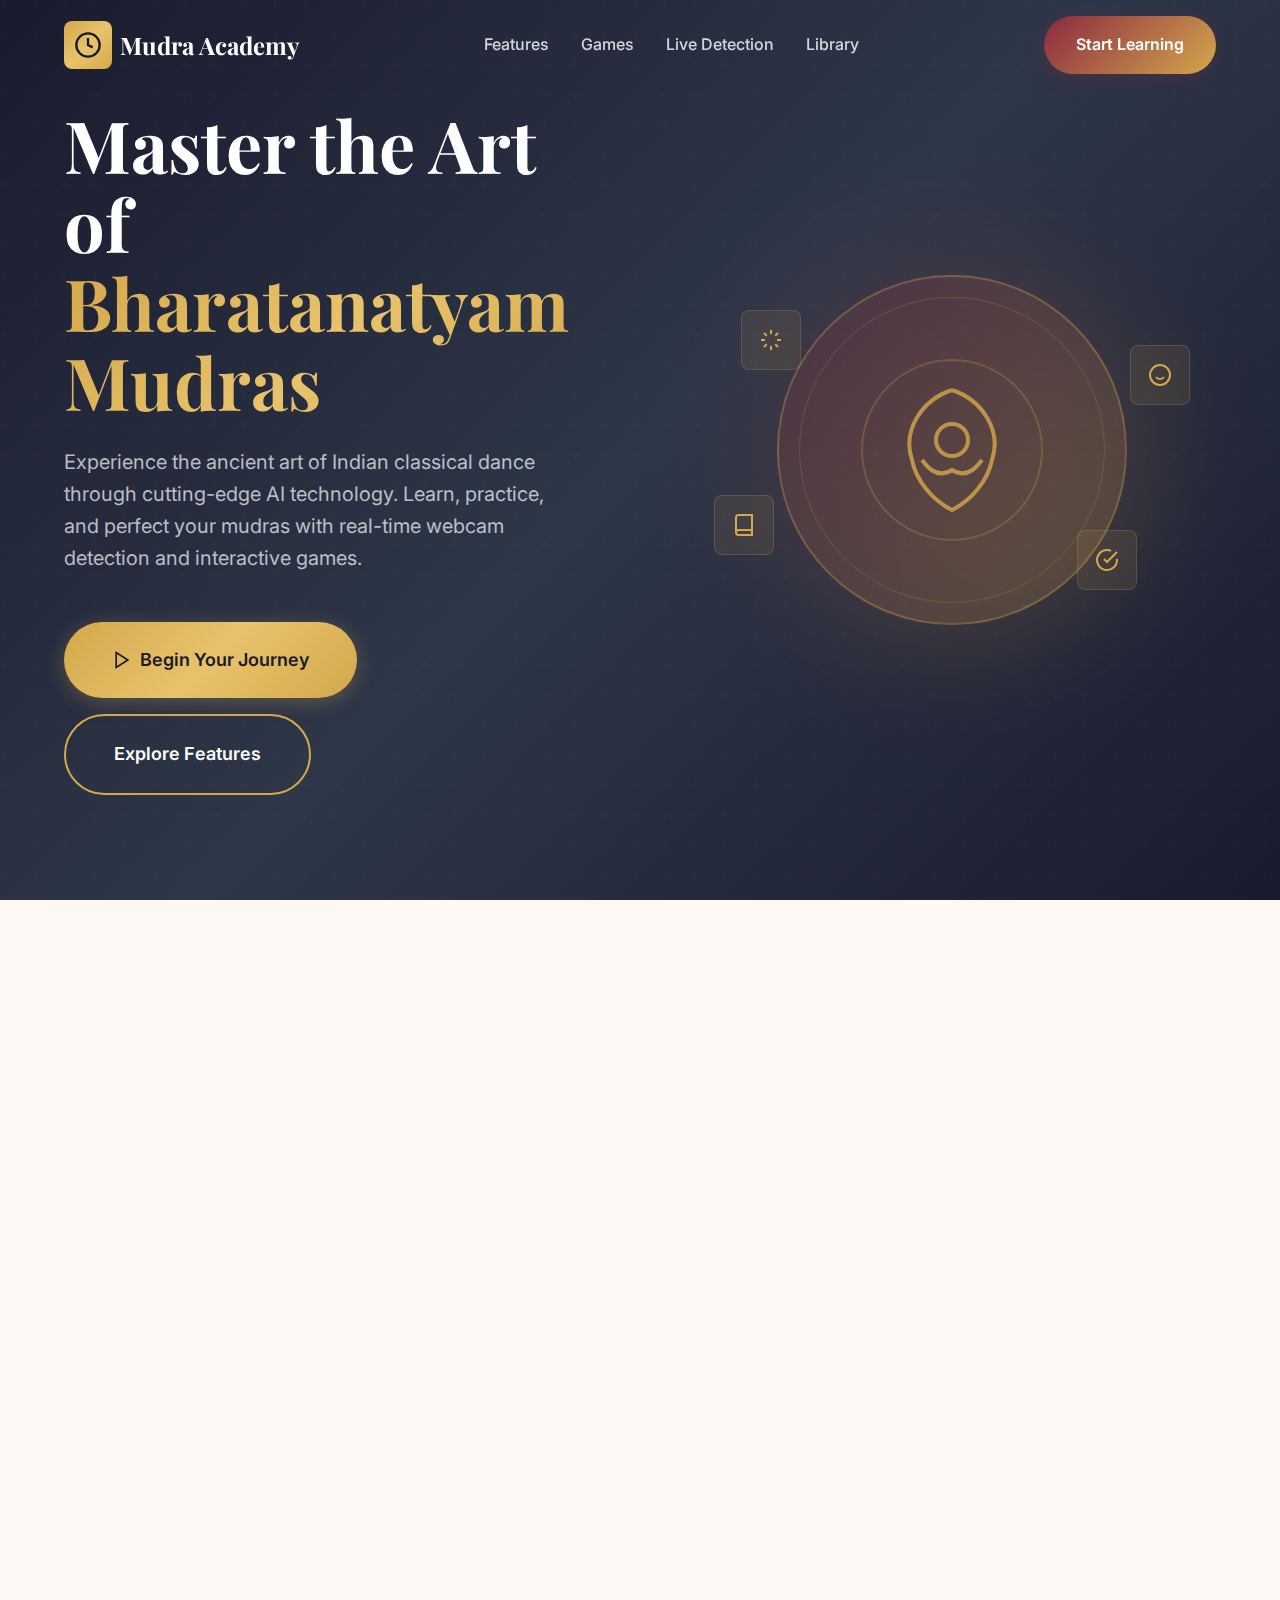
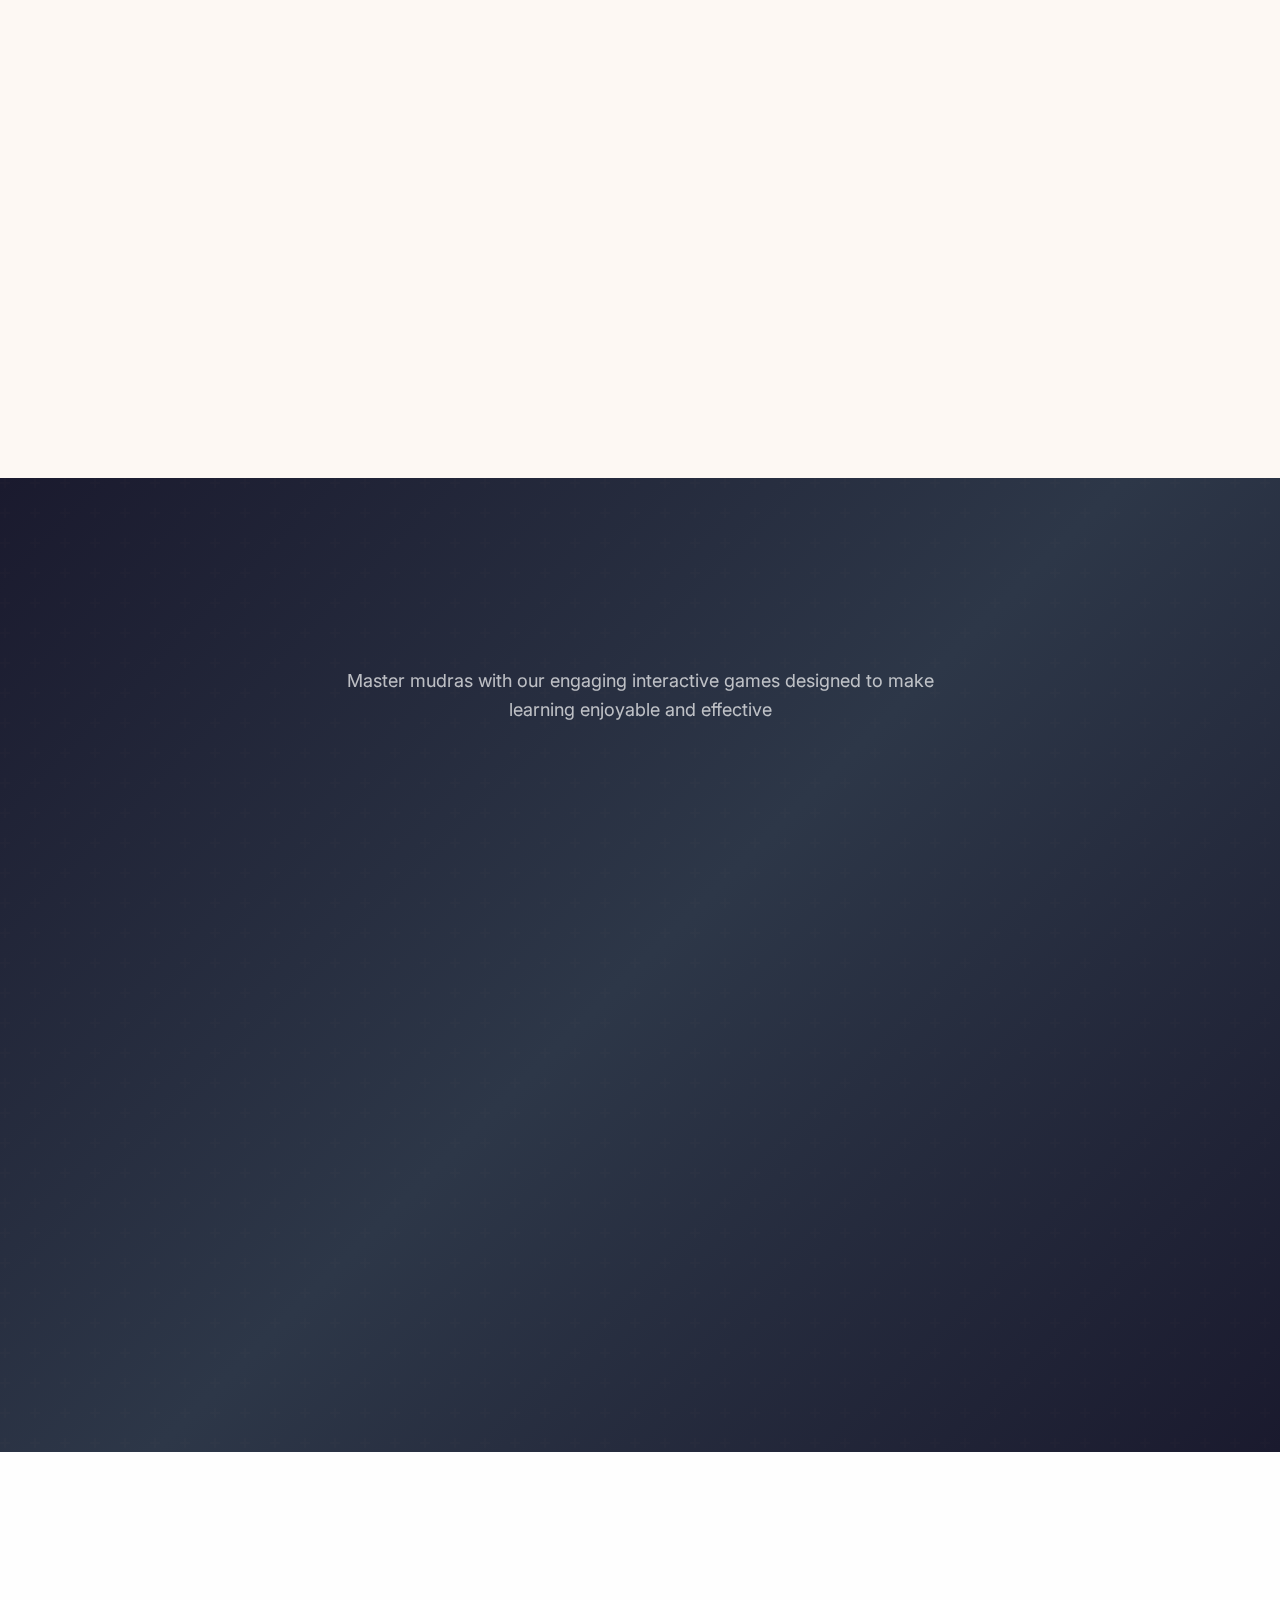
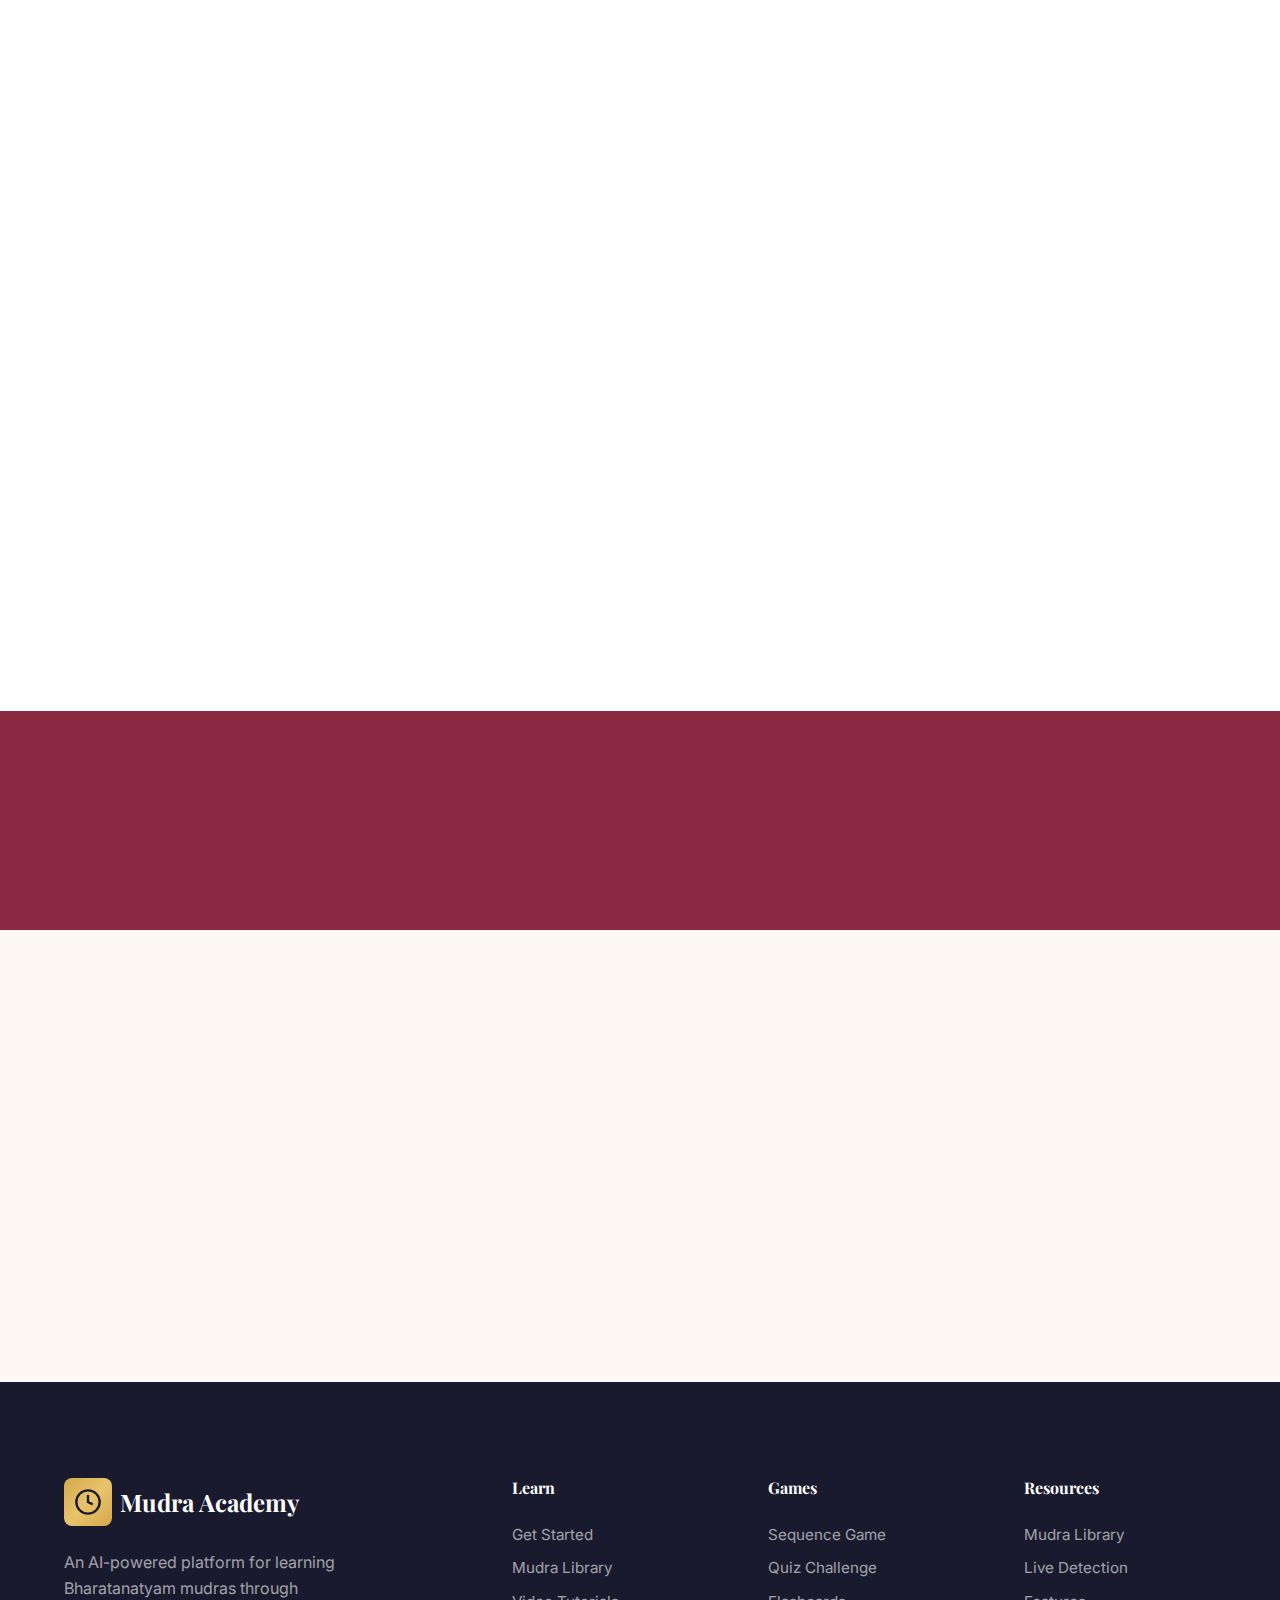
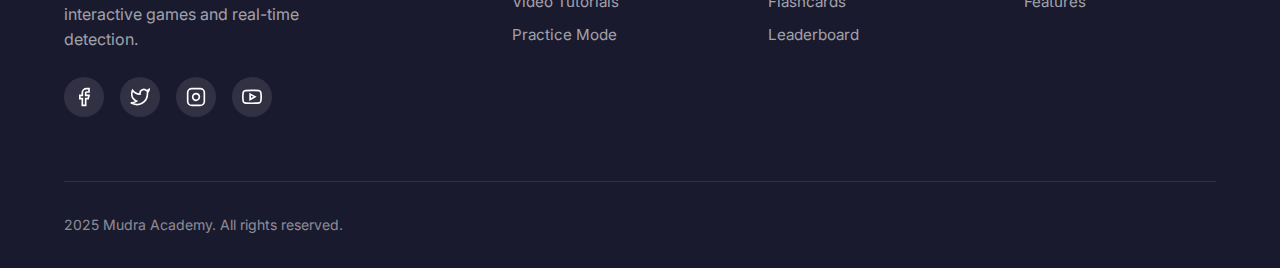
<file: index.html>
<!DOCTYPE html>
<html lang="en">
<head>
    <meta charset="UTF-8">
    <meta name="viewport" content="width=device-width, initial-scale=1.0">
    <meta name="description" content="Mudra Academy - Learn Bharatanatyam mudras through AI-powered webcam detection, interactive games, and comprehensive tutorials.">
    <meta name="keywords" content="Bharatanatyam, Mudra, Indian Classical Dance, Learn Dance, AI Dance Learning">
    <title>Mudra Academy - Master Bharatanatyam with AI</title>
    
    <!-- Google Fonts -->
    <link rel="preconnect" href="https://fonts.googleapis.com">
    <link rel="preconnect" href="https://fonts.gstatic.com" crossorigin>
    <link href="https://fonts.googleapis.com/css2?family=Inter:wght@400;500;600;700&family=Playfair+Display:wght@600;700;800&display=swap" rel="stylesheet">
    
    <!-- Stylesheets -->
    <link rel="stylesheet" href="css/styles.css">
    
    <!-- Favicon -->
    <link rel="icon" type="image/svg+xml" href="data:image/svg+xml,%3Csvg xmlns='http://www.w3.org/2000/svg' viewBox='0 0 100 100'%3E%3Crect fill='%238B2942' width='100' height='100' rx='20'/%3E%3Ctext x='50' y='65' font-size='50' text-anchor='middle' fill='%23D4A84B' font-family='serif'%3EM%3C/text%3E%3C/svg%3E">
</head>
<body>
    <!-- Navigation -->
    <nav class="navbar">
        <div class="container">
            <a href="index.html" class="logo">
                <div class="logo-icon">
                    <svg viewBox="0 0 24 24" fill="none" stroke="currentColor" stroke-width="2">
                        <path d="M12 2C6.48 2 2 6.48 2 12s4.48 10 10 10 10-4.48 10-10S17.52 2 12 2z"/>
                        <path d="M12 6v6l4 2"/>
                    </svg>
                </div>
                <span class="logo-text">Mudra Academy</span>
            </a>
            
            <ul class="nav-links">
                <li><a href="#features">Features</a></li>
                <li><a href="#games">Games</a></li>
                <li><a href="#webcam">Live Detection</a></li>
                <li><a href="pages/library.html">Library</a></li>
            </ul>
            
            <div class="nav-cta">
                <a href="pages/learn.html" class="btn btn-primary">Start Learning</a>
            </div>
            
            <button class="mobile-menu-btn" aria-label="Toggle menu">
                <span></span>
                <span></span>
                <span></span>
            </button>
        </div>
    </nav>

    <!-- Hero Section -->
    <section class="hero">
        <div class="container">
            <div class="hero-content">
                <div class="hero-text">
                    <h1 class="hero-title">
                        Master the Art of
                        <span>Bharatanatyam Mudras</span>
                    </h1>
                    <p class="hero-description">
                        Experience the ancient art of Indian classical dance through cutting-edge AI technology. Learn, practice, and perfect your mudras with real-time webcam detection and interactive games.
                    </p>
                    <div class="hero-buttons">
                        <a href="pages/learn.html" class="btn btn-gold btn-lg">
                            <svg width="20" height="20" viewBox="0 0 24 24" fill="none" stroke="currentColor" stroke-width="2">
                                <polygon points="5 3 19 12 5 21 5 3"/>
                            </svg>
                            Begin Your Journey
                        </a>
                        <a href="#features" class="btn btn-secondary btn-lg">
                            Explore Features
                        </a>
                    </div>
                </div>
                
                <div class="hero-visual">
                    <div class="hero-image-bg"></div>
                    <div class="hero-mudra-display">
                        <div class="hero-mudra-icon">
                            <svg viewBox="0 0 100 100" fill="none">
                                <!-- Stylized hand mudra icon -->
                                <circle cx="50" cy="50" r="45" stroke="currentColor" stroke-width="1" opacity="0.3"/>
                                <path d="M50 20 C 35 25, 25 40, 30 55 C 32 65, 40 75, 50 80 C 60 75, 68 65, 70 55 C 75 40, 65 25, 50 20" 
                                      stroke="currentColor" stroke-width="2" fill="none"/>
                                <circle cx="50" cy="45" r="8" stroke="currentColor" stroke-width="2" fill="none"/>
                                <path d="M35 55 Q 42 65 50 60 Q 58 65 65 55" stroke="currentColor" stroke-width="2" fill="none"/>
                            </svg>
                        </div>
                    </div>
                    <div class="floating-elements">
                        <div class="floating-element">
                            <svg width="24" height="24" viewBox="0 0 24 24" fill="none" stroke="currentColor" stroke-width="2">
                                <path d="M12 2v4M12 18v4M4.93 4.93l2.83 2.83M16.24 16.24l2.83 2.83M2 12h4M18 12h4M4.93 19.07l2.83-2.83M16.24 7.76l2.83-2.83"/>
                            </svg>
                        </div>
                        <div class="floating-element">
                            <svg width="24" height="24" viewBox="0 0 24 24" fill="none" stroke="currentColor" stroke-width="2">
                                <circle cx="12" cy="12" r="10"/>
                                <path d="M8 14s1.5 2 4 2 4-2 4-2M9 9h.01M15 9h.01"/>
                            </svg>
                        </div>
                        <div class="floating-element">
                            <svg width="24" height="24" viewBox="0 0 24 24" fill="none" stroke="currentColor" stroke-width="2">
                                <path d="M4 19.5A2.5 2.5 0 0 1 6.5 17H20"/>
                                <path d="M6.5 2H20v20H6.5A2.5 2.5 0 0 1 4 19.5v-15A2.5 2.5 0 0 1 6.5 2z"/>
                            </svg>
                        </div>
                        <div class="floating-element">
                            <svg width="24" height="24" viewBox="0 0 24 24" fill="none" stroke="currentColor" stroke-width="2">
                                <path d="M22 11.08V12a10 10 0 1 1-5.93-9.14"/>
                                <polyline points="22 4 12 14.01 9 11.01"/>
                            </svg>
                        </div>
                    </div>
                </div>
            </div>
        </div>
    </section>

    <!-- Features Section -->
    <section id="features" class="features section">
        <div class="container">
            <div class="section-header">
                <h2 class="fade-in">Why Choose <span class="text-gradient">Mudra Academy</span></h2>
                <p class="fade-in">Combining tradition with technology to create the most comprehensive Bharatanatyam learning experience</p>
            </div>
            
            <div class="features-grid">
                <div class="feature-card fade-in">
                    <div class="feature-icon">
                        <svg viewBox="0 0 24 24" fill="none" stroke="currentColor" stroke-width="2">
                            <path d="M23 19a2 2 0 0 1-2 2H3a2 2 0 0 1-2-2V8a2 2 0 0 1 2-2h4l2-3h6l2 3h4a2 2 0 0 1 2 2z"/>
                            <circle cx="12" cy="13" r="4"/>
                        </svg>
                    </div>
                    <h3>AI Webcam Detection</h3>
                    <p>Real-time mudra recognition using advanced computer vision. Practice anywhere and get instant feedback on your hand positions.</p>
                </div>
                
                <div class="feature-card fade-in">
                    <div class="feature-icon">
                        <svg viewBox="0 0 24 24" fill="none" stroke="currentColor" stroke-width="2">
                            <rect x="2" y="3" width="20" height="14" rx="2" ry="2"/>
                            <line x1="8" y1="21" x2="16" y2="21"/>
                            <line x1="12" y1="17" x2="12" y2="21"/>
                        </svg>
                    </div>
                    <h3>Interactive Learning</h3>
                    <p>Structured lessons with video tutorials, detailed explanations, and step-by-step guidance for every mudra.</p>
                </div>
                
                <div class="feature-card fade-in">
                    <div class="feature-icon">
                        <svg viewBox="0 0 24 24" fill="none" stroke="currentColor" stroke-width="2">
                            <circle cx="12" cy="8" r="7"/>
                            <polyline points="8.21 13.89 7 23 12 20 17 23 15.79 13.88"/>
                        </svg>
                    </div>
                    <h3>Gamified Experience</h3>
                    <p>Learn through play with quizzes, sequence games, and flashcards. Track your progress and earn achievements.</p>
                </div>
                
                <div class="feature-card fade-in">
                    <div class="feature-icon">
                        <svg viewBox="0 0 24 24" fill="none" stroke="currentColor" stroke-width="2">
                            <path d="M4 19.5A2.5 2.5 0 0 1 6.5 17H20"/>
                            <path d="M6.5 2H20v20H6.5A2.5 2.5 0 0 1 4 19.5v-15A2.5 2.5 0 0 1 6.5 2z"/>
                        </svg>
                    </div>
                    <h3>Comprehensive Library</h3>
                    <p>Access an extensive collection of single-hand and double-hand mudras with meanings, uses, and cultural significance.</p>
                </div>
                
                <div class="feature-card fade-in">
                    <div class="feature-icon">
                        <svg viewBox="0 0 24 24" fill="none" stroke="currentColor" stroke-width="2">
                            <line x1="12" y1="20" x2="12" y2="10"/>
                            <line x1="18" y1="20" x2="18" y2="4"/>
                            <line x1="6" y1="20" x2="6" y2="16"/>
                        </svg>
                    </div>
                    <h3>Progress Tracking</h3>
                    <p>Monitor your learning journey with detailed analytics, skill assessments, and personalized recommendations.</p>
                </div>
                
                <div class="feature-card fade-in">
                    <div class="feature-icon">
                        <svg viewBox="0 0 24 24" fill="none" stroke="currentColor" stroke-width="2">
                            <rect x="5" y="2" width="14" height="20" rx="2" ry="2"/>
                            <line x1="12" y1="18" x2="12.01" y2="18"/>
                        </svg>
                    </div>
                    <h3>Works Anywhere</h3>
                    <p>Access the platform from any device with a camera. Learn and practice mudras anytime, anywhere.</p>
                </div>
            </div>
        </div>
    </section>

    <!-- Games Section -->
    <section id="games" class="games section">
        <div class="container">
            <div class="section-header">
                <h2 class="fade-in">Learn Through <span class="text-gold">Play</span></h2>
                <p class="fade-in">Master mudras with our engaging interactive games designed to make learning enjoyable and effective</p>
            </div>
            
            <div class="games-grid">
                <!-- Game 1: Sequence Game -->
                <div class="game-card scale-in">
                    <div class="game-card-content">
                        <div class="game-number">1</div>
                        <h3>Mudra Sequence Game</h3>
                        <p>Test your understanding of correct mudra order in traditional Bharatanatyam sequences through drag and drop challenges.</p>
                        <ul class="game-features">
                            <li>
                                <svg viewBox="0 0 24 24" fill="none" stroke="currentColor" stroke-width="2">
                                    <polyline points="20 6 9 17 4 12"/>
                                </svg>
                                Predefined authentic sequences
                            </li>
                            <li>
                                <svg viewBox="0 0 24 24" fill="none" stroke="currentColor" stroke-width="2">
                                    <polyline points="20 6 9 17 4 12"/>
                                </svg>
                                Drag and drop interface
                            </li>
                            <li>
                                <svg viewBox="0 0 24 24" fill="none" stroke="currentColor" stroke-width="2">
                                    <polyline points="20 6 9 17 4 12"/>
                                </svg>
                                Detailed explanations
                            </li>
                            <li>
                                <svg viewBox="0 0 24 24" fill="none" stroke="currentColor" stroke-width="2">
                                    <polyline points="20 6 9 17 4 12"/>
                                </svg>
                                Progressive difficulty levels
                            </li>
                        </ul>
                        <a href="pages/games/sequence.html" class="btn btn-gold">Play Now</a>
                    </div>
                </div>
                
                <!-- Game 2: Quiz Game -->
                <div class="game-card scale-in">
                    <div class="game-card-content">
                        <div class="game-number">2</div>
                        <h3>Mudra Quiz Challenge</h3>
                        <p>Test your theoretical knowledge of mudras including their meanings, usage, and types through comprehensive quizzes.</p>
                        <ul class="game-features">
                            <li>
                                <svg viewBox="0 0 24 24" fill="none" stroke="currentColor" stroke-width="2">
                                    <polyline points="20 6 9 17 4 12"/>
                                </svg>
                                Multiple choice questions
                            </li>
                            <li>
                                <svg viewBox="0 0 24 24" fill="none" stroke="currentColor" stroke-width="2">
                                    <polyline points="20 6 9 17 4 12"/>
                                </svg>
                                Detailed answer explanations
                            </li>
                            <li>
                                <svg viewBox="0 0 24 24" fill="none" stroke="currentColor" stroke-width="2">
                                    <polyline points="20 6 9 17 4 12"/>
                                </svg>
                                Score tracking and feedback
                            </li>
                            <li>
                                <svg viewBox="0 0 24 24" fill="none" stroke="currentColor" stroke-width="2">
                                    <polyline points="20 6 9 17 4 12"/>
                                </svg>
                                Performance analytics
                            </li>
                        </ul>
                        <a href="pages/games/quiz.html" class="btn btn-gold">Start Quiz</a>
                    </div>
                </div>
                
                <!-- Game 3: Flashcard Game -->
                <div class="game-card scale-in">
                    <div class="game-card-content">
                        <div class="game-number">3</div>
                        <h3>Mudra Flashcards</h3>
                        <p>Improve your visual recognition skills by identifying mudras from images in this fast-paced flashcard game.</p>
                        <ul class="game-features">
                            <li>
                                <svg viewBox="0 0 24 24" fill="none" stroke="currentColor" stroke-width="2">
                                    <polyline points="20 6 9 17 4 12"/>
                                </svg>
                                Visual mudra recognition
                            </li>
                            <li>
                                <svg viewBox="0 0 24 24" fill="none" stroke="currentColor" stroke-width="2">
                                    <polyline points="20 6 9 17 4 12"/>
                                </svg>
                                Multiple choice options
                            </li>
                            <li>
                                <svg viewBox="0 0 24 24" fill="none" stroke="currentColor" stroke-width="2">
                                    <polyline points="20 6 9 17 4 12"/>
                                </svg>
                                Instant feedback
                            </li>
                            <li>
                                <svg viewBox="0 0 24 24" fill="none" stroke="currentColor" stroke-width="2">
                                    <polyline points="20 6 9 17 4 12"/>
                                </svg>
                                Spaced repetition learning
                            </li>
                        </ul>
                        <a href="pages/games/flashcards.html" class="btn btn-gold">Practice Now</a>
                    </div>
                </div>
            </div>
        </div>
    </section>

    <!-- Webcam Feature Section -->
    <section id="webcam" class="webcam-feature section">
        <div class="container">
            <div class="webcam-content">
                <div class="webcam-text slide-in-left">
                    <h2>Real-Time <span class="text-gradient">Mudra Detection</span></h2>
                    <p>Experience the future of dance education with our AI-powered webcam detection system that provides instant feedback on your mudra formations.</p>
                    
                    <ul class="webcam-benefits">
                        <li>
                            <div class="benefit-icon">
                                <svg viewBox="0 0 24 24" fill="none" stroke="currentColor" stroke-width="2">
                                    <circle cx="12" cy="12" r="10"/>
                                    <polyline points="12 6 12 12 16 14"/>
                                </svg>
                            </div>
                            <div class="benefit-text">
                                <h4>Instant Feedback</h4>
                                <p>Get real-time analysis of your hand positions with accuracy scores and correction suggestions.</p>
                            </div>
                        </li>
                        <li>
                            <div class="benefit-icon">
                                <svg viewBox="0 0 24 24" fill="none" stroke="currentColor" stroke-width="2">
                                    <path d="M1 12s4-8 11-8 11 8 11 8-4 8-11 8-11-8-11-8z"/>
                                    <circle cx="12" cy="12" r="3"/>
                                </svg>
                            </div>
                            <div class="benefit-text">
                                <h4>Single and Double Hand</h4>
                                <p>Support for both Asamyukta (single-hand) and Samyukta (double-hand) mudra detection.</p>
                            </div>
                        </li>
                        <li>
                            <div class="benefit-icon">
                                <svg viewBox="0 0 24 24" fill="none" stroke="currentColor" stroke-width="2">
                                    <path d="M12 22s8-4 8-10V5l-8-3-8 3v7c0 6 8 10 8 10z"/>
                                </svg>
                            </div>
                            <div class="benefit-text">
                                <h4>Privacy First</h4>
                                <p>All processing happens locally in your browser. Your video never leaves your device.</p>
                            </div>
                        </li>
                    </ul>
                    
                    <a href="pages/detection.html" class="btn btn-primary btn-lg">
                        <svg width="20" height="20" viewBox="0 0 24 24" fill="none" stroke="currentColor" stroke-width="2">
                            <path d="M23 19a2 2 0 0 1-2 2H3a2 2 0 0 1-2-2V8a2 2 0 0 1 2-2h4l2-3h6l2 3h4a2 2 0 0 1 2 2z"/>
                            <circle cx="12" cy="13" r="4"/>
                        </svg>
                        Try Live Detection
                    </a>
                </div>
                
                <div class="webcam-visual slide-in-right">
                    <div class="webcam-mockup">
                        <div class="mockup-header">
                            <span class="mockup-dot red"></span>
                            <span class="mockup-dot yellow"></span>
                            <span class="mockup-dot green"></span>
                        </div>
                        <div class="mockup-screen">
                            <svg viewBox="0 0 24 24" fill="none" stroke="currentColor" stroke-width="1">
                                <path d="M17 21v-2a4 4 0 0 0-4-4H5a4 4 0 0 0-4 4v2"/>
                                <circle cx="9" cy="7" r="4"/>
                            </svg>
                            <div class="detection-overlay">
                                <div class="detection-box"></div>
                            </div>
                            <div class="detection-label">Detecting: Pataka Mudra</div>
                        </div>
                    </div>
                </div>
            </div>
        </div>
    </section>

    <!-- Stats Section -->
    <section class="stats">
        <div class="container">
            <div class="stats-grid">
                <div class="stat-item fade-in">
                    <h3 data-counter="28" data-suffix="+">0</h3>
                    <p>Single Hand Mudras</p>
                </div>
                <div class="stat-item fade-in">
                    <h3 data-counter="24" data-suffix="+">0</h3>
                    <p>Double Hand Mudras</p>
                </div>
                <div class="stat-item fade-in">
                    <h3 data-counter="100" data-suffix="+">0</h3>
                    <p>Practice Exercises</p>
                </div>
                <div class="stat-item fade-in">
                    <h3 data-counter="95" data-suffix="%">0</h3>
                    <p>Detection Accuracy</p>
                </div>
            </div>
        </div>
    </section>

    <!-- CTA Section -->
    <section class="cta section">
        <div class="container">
            <div class="cta-content fade-in">
                <h2>Ready to Begin Your <span class="text-gradient">Journey</span>?</h2>
                <p>Start learning the beautiful art of Bharatanatyam mudras today. No prior experience needed.</p>
                <div class="cta-buttons">
                    <a href="pages/learn.html" class="btn btn-primary btn-lg">
                        <svg width="20" height="20" viewBox="0 0 24 24" fill="none" stroke="currentColor" stroke-width="2">
                            <polygon points="5 3 19 12 5 21 5 3"/>
                        </svg>
                        Start Learning Free
                    </a>
                    <a href="pages/library.html" class="btn btn-outline btn-lg">
                        Browse Mudra Library
                    </a>
                </div>
            </div>
        </div>
    </section>

    <!-- Footer -->
    <footer class="footer">
        <div class="container">
            <div class="footer-content">
                <div class="footer-brand">
                    <a href="index.html" class="logo">
                        <div class="logo-icon">
                            <svg viewBox="0 0 24 24" fill="none" stroke="currentColor" stroke-width="2">
                                <path d="M12 2C6.48 2 2 6.48 2 12s4.48 10 10 10 10-4.48 10-10S17.52 2 12 2z"/>
                                <path d="M12 6v6l4 2"/>
                            </svg>
                        </div>
                        <span class="logo-text">Mudra Academy</span>
                    </a>
                    <p>An AI-powered platform for learning Bharatanatyam mudras through interactive games and real-time detection.</p>
                    <div class="social-links">
                        <a href="#" aria-label="Facebook">
                            <svg width="20" height="20" viewBox="0 0 24 24" fill="none" stroke="currentColor" stroke-width="2">
                                <path d="M18 2h-3a5 5 0 0 0-5 5v3H7v4h3v8h4v-8h3l1-4h-4V7a1 1 0 0 1 1-1h3z"/>
                            </svg>
                        </a>
                        <a href="#" aria-label="Twitter">
                            <svg width="20" height="20" viewBox="0 0 24 24" fill="none" stroke="currentColor" stroke-width="2">
                                <path d="M23 3a10.9 10.9 0 0 1-3.14 1.53 4.48 4.48 0 0 0-7.86 3v1A10.66 10.66 0 0 1 3 4s-4 9 5 13a11.64 11.64 0 0 1-7 2c9 5 20 0 20-11.5a4.5 4.5 0 0 0-.08-.83A7.72 7.72 0 0 0 23 3z"/>
                            </svg>
                        </a>
                        <a href="#" aria-label="Instagram">
                            <svg width="20" height="20" viewBox="0 0 24 24" fill="none" stroke="currentColor" stroke-width="2">
                                <rect x="2" y="2" width="20" height="20" rx="5" ry="5"/>
                                <path d="M16 11.37A4 4 0 1 1 12.63 8 4 4 0 0 1 16 11.37z"/>
                                <line x1="17.5" y1="6.5" x2="17.51" y2="6.5"/>
                            </svg>
                        </a>
                        <a href="#" aria-label="YouTube">
                            <svg width="20" height="20" viewBox="0 0 24 24" fill="none" stroke="currentColor" stroke-width="2">
                                <path d="M22.54 6.42a2.78 2.78 0 0 0-1.94-2C18.88 4 12 4 12 4s-6.88 0-8.6.46a2.78 2.78 0 0 0-1.94 2A29 29 0 0 0 1 11.75a29 29 0 0 0 .46 5.33A2.78 2.78 0 0 0 3.4 19c1.72.46 8.6.46 8.6.46s6.88 0 8.6-.46a2.78 2.78 0 0 0 1.94-2 29 29 0 0 0 .46-5.25 29 29 0 0 0-.46-5.33z"/>
                                <polygon points="9.75 15.02 15.5 11.75 9.75 8.48 9.75 15.02"/>
                            </svg>
                        </a>
                    </div>
                </div>
                
                <div class="footer-links">
                    <h4>Learn</h4>
                    <ul>
                        <li><a href="pages/learn.html">Get Started</a></li>
                        <li><a href="pages/library.html">Mudra Library</a></li>
                        <li><a href="pages/tutorials.html">Video Tutorials</a></li>
                        <li><a href="pages/practice.html">Practice Mode</a></li>
                    </ul>
                </div>
                
                <div class="footer-links">
                    <h4>Games</h4>
                    <ul>
                        <li><a href="pages/games/sequence.html">Sequence Game</a></li>
                        <li><a href="pages/games/quiz.html">Quiz Challenge</a></li>
                        <li><a href="pages/games/flashcards.html">Flashcards</a></li>
                        <li><a href="pages/leaderboard.html">Leaderboard</a></li>
                    </ul>
                </div>
                
                <div class="footer-links">
                    <h4>Resources</h4>
                    <ul>
                        <li><a href="pages/library.html">Mudra Library</a></li>
                        <li><a href="pages/detection.html">Live Detection</a></li>
                        <li><a href="#features">Features</a></li>
                    </ul>
                </div>
            </div>
            
            <div class="footer-bottom">
                <p>2025 Mudra Academy. All rights reserved.</p>
            </div>
        </div>
    </footer>

    <!-- Scripts -->
    <script src="js/main.js"></script>
</body>
</html>
</file>
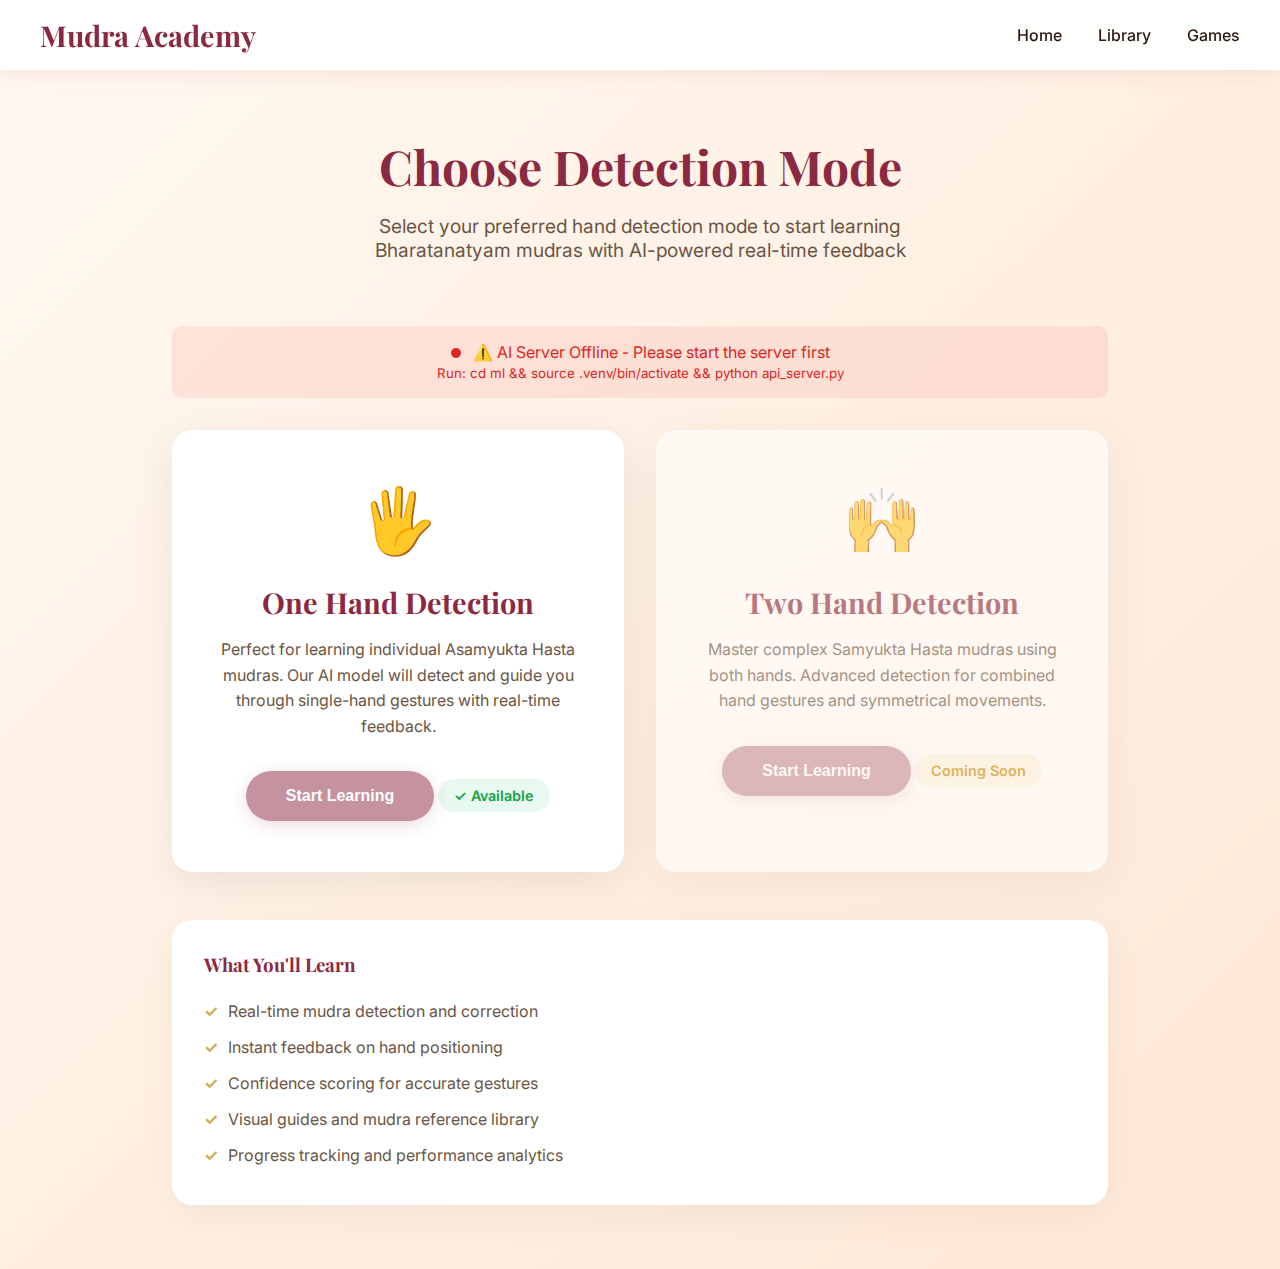
<file: pages/detection-mode.html>
<!DOCTYPE html>
<html lang="en">
<head>
    <meta charset="UTF-8">
    <meta name="viewport" content="width=device-width, initial-scale=1.0">
    <title>Select Detection Mode - Mudra Academy</title>
    
    <!-- Google Fonts -->
    <link rel="preconnect" href="https://fonts.googleapis.com">
    <link rel="preconnect" href="https://fonts.gstatic.com" crossorigin>
    <link href="https://fonts.googleapis.com/css2?family=Inter:wght@300;400;500;600;700&family=Playfair+Display:wght@600;700&display=swap" rel="stylesheet">
    
    <style>
        * {
            margin: 0;
            padding: 0;
            box-sizing: border-box;
        }

        :root {
            --color-primary: #8B2942;
            --color-secondary: #D4A84B;
            --color-bg: #FFF8F0;
            --color-white: #FFFFFF;
            --color-text: #2C1810;
            --color-text-light: #6B5544;
        }

        body {
            font-family: 'Inter', sans-serif;
            background: linear-gradient(135deg, #FFF8F0 0%, #FFE8D6 100%);
            color: var(--color-text);
            min-height: 100vh;
            display: flex;
            flex-direction: column;
        }

        /* Navigation */
        nav {
            background: rgba(255, 255, 255, 0.95);
            backdrop-filter: blur(10px);
            padding: 1rem 2rem;
            box-shadow: 0 2px 20px rgba(139, 41, 66, 0.1);
            position: sticky;
            top: 0;
            z-index: 100;
        }

        .nav-container {
            max-width: 1200px;
            margin: 0 auto;
            display: flex;
            justify-content: space-between;
            align-items: center;
        }

        .logo {
            font-family: 'Playfair Display', serif;
            font-size: 1.8rem;
            font-weight: 700;
            color: var(--color-primary);
            text-decoration: none;
        }

        .nav-links a {
            color: var(--color-text);
            text-decoration: none;
            margin-left: 2rem;
            font-weight: 500;
            transition: color 0.3s ease;
        }

        .nav-links a:hover {
            color: var(--color-primary);
        }

        /* Main Content */
        .container {
            max-width: 1000px;
            margin: 0 auto;
            padding: 4rem 2rem;
            flex: 1;
        }

        .header {
            text-align: center;
            margin-bottom: 4rem;
        }

        .header h1 {
            font-family: 'Playfair Display', serif;
            font-size: 3rem;
            color: var(--color-primary);
            margin-bottom: 1rem;
        }

        .header p {
            font-size: 1.2rem;
            color: var(--color-text-light);
            max-width: 600px;
            margin: 0 auto;
        }

        /* Mode Cards */
        .mode-grid {
            display: grid;
            grid-template-columns: repeat(auto-fit, minmax(300px, 1fr));
            gap: 2rem;
            margin-bottom: 3rem;
        }

        .mode-card {
            background: var(--color-white);
            border-radius: 20px;
            padding: 3rem 2rem;
            text-align: center;
            box-shadow: 0 10px 40px rgba(0, 0, 0, 0.08);
            transition: all 0.3s ease;
            cursor: pointer;
            position: relative;
            overflow: hidden;
            border: 3px solid transparent;
        }

        .mode-card::before {
            content: '';
            position: absolute;
            top: 0;
            left: 0;
            width: 100%;
            height: 100%;
            background: linear-gradient(135deg, var(--color-primary), var(--color-secondary));
            opacity: 0;
            transition: opacity 0.3s ease;
            z-index: 0;
        }

        .mode-card:hover {
            transform: translateY(-10px);
            box-shadow: 0 20px 60px rgba(139, 41, 66, 0.2);
            border-color: var(--color-primary);
        }

        .mode-card:hover::before {
            opacity: 0.05;
        }

        .mode-card-content {
            position: relative;
            z-index: 1;
        }

        .mode-icon {
            font-size: 4rem;
            margin-bottom: 1.5rem;
            display: block;
        }

        .mode-card h2 {
            font-family: 'Playfair Display', serif;
            font-size: 1.8rem;
            color: var(--color-primary);
            margin-bottom: 1rem;
        }

        .mode-card p {
            color: var(--color-text-light);
            line-height: 1.6;
            margin-bottom: 1.5rem;
        }

        .status-badge {
            display: inline-block;
            padding: 0.5rem 1rem;
            border-radius: 20px;
            font-size: 0.9rem;
            font-weight: 600;
            margin-top: 1rem;
        }

        .available {
            background: rgba(34, 197, 94, 0.1);
            color: #16a34a;
        }

        .coming-soon {
            background: rgba(234, 179, 8, 0.1);
            color: #ca8a04;
        }

        .mode-card.disabled {
            opacity: 0.6;
            cursor: not-allowed;
        }

        .mode-card.disabled:hover {
            transform: none;
            border-color: transparent;
        }

        .start-btn {
            display: inline-block;
            padding: 1rem 2.5rem;
            background: var(--color-primary);
            color: var(--color-white);
            text-decoration: none;
            border-radius: 50px;
            font-weight: 600;
            transition: all 0.3s ease;
            box-shadow: 0 4px 15px rgba(139, 41, 66, 0.3);
            border: none;
            cursor: pointer;
            font-size: 1rem;
        }

        .start-btn:hover {
            background: #6d1f34;
            box-shadow: 0 6px 25px rgba(139, 41, 66, 0.4);
            transform: translateY(-2px);
        }

        .start-btn:disabled {
            opacity: 0.5;
            cursor: not-allowed;
            transform: none;
        }

        /* Info Section */
        .info-section {
            background: var(--color-white);
            border-radius: 20px;
            padding: 2rem;
            margin-top: 3rem;
            box-shadow: 0 10px 40px rgba(0, 0, 0, 0.05);
        }

        .info-section h3 {
            font-family: 'Playfair Display', serif;
            color: var(--color-primary);
            margin-bottom: 1rem;
        }

        .info-section ul {
            list-style: none;
            padding: 0;
        }

        .info-section li {
            padding: 0.5rem 0;
            padding-left: 1.5rem;
            position: relative;
            color: var(--color-text-light);
        }

        .info-section li::before {
            content: '✓';
            position: absolute;
            left: 0;
            color: var(--color-secondary);
            font-weight: bold;
        }

        /* Server Status */
        .server-status {
            text-align: center;
            margin: 2rem 0;
            padding: 1rem;
            border-radius: 10px;
            background: rgba(255, 255, 255, 0.5);
        }

        .server-status.checking {
            color: var(--color-text-light);
        }

        .server-status.online {
            background: rgba(34, 197, 94, 0.1);
            color: #16a34a;
        }

        .server-status.offline {
            background: rgba(239, 68, 68, 0.1);
            color: #dc2626;
        }

        .status-dot {
            display: inline-block;
            width: 10px;
            height: 10px;
            border-radius: 50%;
            margin-right: 0.5rem;
            animation: pulse 2s infinite;
        }

        .online .status-dot {
            background: #16a34a;
        }

        .offline .status-dot {
            background: #dc2626;
        }

        @keyframes pulse {
            0%, 100% {
                opacity: 1;
            }
            50% {
                opacity: 0.5;
            }
        }

        /* Responsive */
        @media (max-width: 768px) {
            .header h1 {
                font-size: 2.5rem;
            }

            .header p {
                font-size: 1rem;
            }

            .mode-grid {
                grid-template-columns: 1fr;
            }

            .nav-links {
                display: none;
            }
        }
    </style>
</head>
<body>
    <!-- Navigation -->
    <nav>
        <div class="nav-container">
            <a href="../index.html" class="logo">Mudra Academy</a>
            <div class="nav-links">
                <a href="../index.html">Home</a>
                <a href="library.html">Library</a>
                <a href="games/quiz.html">Games</a>
            </div>
        </div>
    </nav>

    <!-- Main Content -->
    <div class="container">
        <div class="header">
            <h1>Choose Detection Mode</h1>
            <p>Select your preferred hand detection mode to start learning Bharatanatyam mudras with AI-powered real-time feedback</p>
        </div>

        <!-- Server Status -->
        <div class="server-status checking" id="serverStatus">
            <span class="status-dot"></span>
            <span id="statusText">Checking server connection...</span>
        </div>

        <!-- Mode Selection Cards -->
        <div class="mode-grid">
            <!-- One Hand Detection -->
            <div class="mode-card" id="oneHandCard" onclick="selectMode('one-hand')">
                <div class="mode-card-content">
                    <span class="mode-icon">🖐️</span>
                    <h2>One Hand Detection</h2>
                    <p>Perfect for learning individual Asamyukta Hasta mudras. Our AI model will detect and guide you through single-hand gestures with real-time feedback.</p>
                    <button class="start-btn" id="oneHandBtn">Start Learning</button>
                    <span class="status-badge available">✓ Available</span>
                </div>
            </div>

            <!-- Two Hand Detection -->
            <div class="mode-card disabled" id="twoHandCard">
                <div class="mode-card-content">
                    <span class="mode-icon">🙌</span>
                    <h2>Two Hand Detection</h2>
                    <p>Master complex Samyukta Hasta mudras using both hands. Advanced detection for combined hand gestures and symmetrical movements.</p>
                    <button class="start-btn" disabled>Start Learning</button>
                    <span class="status-badge coming-soon">Coming Soon</span>
                </div>
            </div>
        </div>

        <!-- Information Section -->
        <div class="info-section">
            <h3>What You'll Learn</h3>
            <ul>
                <li>Real-time mudra detection and correction</li>
                <li>Instant feedback on hand positioning</li>
                <li>Confidence scoring for accurate gestures</li>
                <li>Visual guides and mudra reference library</li>
                <li>Progress tracking and performance analytics</li>
            </ul>
        </div>
    </div>

    <script>
        const API_URL = 'http://localhost:5000';
        let serverOnline = false;

        // Check server status on page load
        async function checkServerStatus() {
            const statusDiv = document.getElementById('serverStatus');
            const statusText = document.getElementById('statusText');
            const oneHandBtn = document.getElementById('oneHandBtn');

            try {
                const response = await fetch(`${API_URL}/health`, {
                    method: 'GET',
                    headers: {
                        'Content-Type': 'application/json'
                    }
                });

                if (response.ok) {
                    const data = await response.json();
                    serverOnline = true;
                    statusDiv.className = 'server-status online';
                    statusText.textContent = `AI Server Online • ${data.mudra_count} mudras loaded`;
                    oneHandBtn.disabled = false;
                } else {
                    throw new Error('Server not responding');
                }
            } catch (error) {
                serverOnline = false;
                statusDiv.className = 'server-status offline';
                statusText.innerHTML = '⚠️ AI Server Offline - Please start the server first<br><small>Run: cd ml && source .venv/bin/activate && python api_server.py</small>';
                oneHandBtn.disabled = true;
            }
        }

        function selectMode(mode) {
            if (mode === 'one-hand' && serverOnline) {
                // Navigate to live detection page
                window.location.href = 'live-detection.html';
            } else if (mode === 'two-hand') {
                alert('Two-hand detection is coming soon! Stay tuned for updates.');
            }
        }

        // Check server status on page load
        checkServerStatus();

        // Recheck every 5 seconds
        setInterval(checkServerStatus, 5000);
    </script>
</body>
</html>
</file>
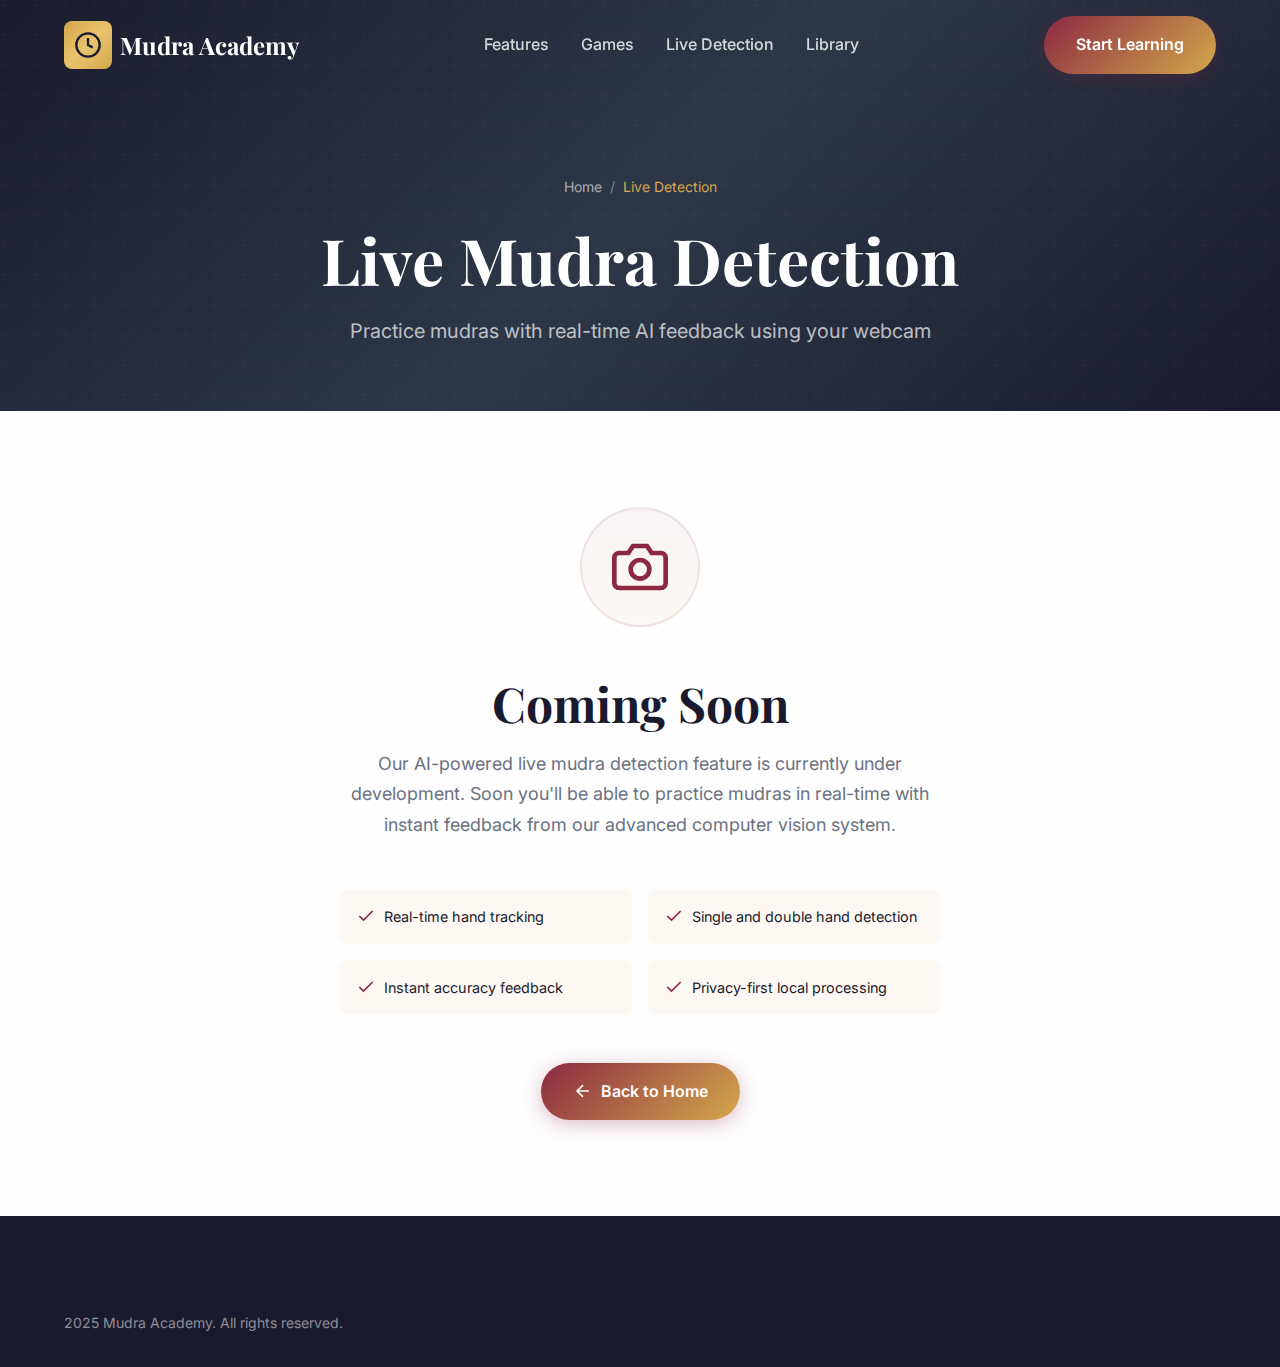
<file: pages/detection.html>
<!DOCTYPE html>
<html lang="en">
<head>
    <meta charset="UTF-8">
    <meta name="viewport" content="width=device-width, initial-scale=1.0">
    <meta name="description" content="Real-time AI-powered mudra detection using your webcam">
    <title>Live Detection - Mudra Academy</title>
    
    <link rel="preconnect" href="https://fonts.googleapis.com">
    <link rel="preconnect" href="https://fonts.gstatic.com" crossorigin>
    <link href="https://fonts.googleapis.com/css2?family=Inter:wght@400;500;600;700&family=Playfair+Display:wght@600;700;800&display=swap" rel="stylesheet">
    <link rel="stylesheet" href="../css/styles.css">
    <link rel="stylesheet" href="../css/pages.css">
    
    <link rel="icon" type="image/svg+xml" href="data:image/svg+xml,%3Csvg xmlns='http://www.w3.org/2000/svg' viewBox='0 0 100 100'%3E%3Crect fill='%238B2942' width='100' height='100' rx='20'/%3E%3Ctext x='50' y='65' font-size='50' text-anchor='middle' fill='%23D4A84B' font-family='serif'%3EM%3C/text%3E%3C/svg%3E">
</head>
<body>
    <!-- Navigation -->
    <nav class="navbar scrolled">
        <div class="container">
            <a href="../index.html" class="logo">
                <div class="logo-icon">
                    <svg viewBox="0 0 24 24" fill="none" stroke="currentColor" stroke-width="2">
                        <path d="M12 2C6.48 2 2 6.48 2 12s4.48 10 10 10 10-4.48 10-10S17.52 2 12 2z"/>
                        <path d="M12 6v6l4 2"/>
                    </svg>
                </div>
                <span class="logo-text">Mudra Academy</span>
            </a>
            
            <ul class="nav-links">
                <li><a href="../index.html#features">Features</a></li>
                <li><a href="../index.html#games">Games</a></li>
                <li><a href="../index.html#webcam">Live Detection</a></li>
                <li><a href="library.html">Library</a></li>
            </ul>
            
            <div class="nav-cta">
                <a href="learn.html" class="btn btn-primary">Start Learning</a>
            </div>
            
            <button class="mobile-menu-btn" aria-label="Toggle menu">
                <span></span>
                <span></span>
                <span></span>
            </button>
        </div>
    </nav>

    <!-- Page Header -->
    <section class="page-header">
        <div class="container">
            <div class="page-header-content">
                <nav class="breadcrumb">
                    <a href="../index.html">Home</a>
                    <span>/</span>
                    <span>Live Detection</span>
                </nav>
                <h1>Live Mudra Detection</h1>
                <p>Practice mudras with real-time AI feedback using your webcam</p>
            </div>
        </div>
    </section>

    <!-- Page Content -->
    <section class="page-content section">
        <div class="container">
            <div class="placeholder-content">
                <div class="placeholder-icon">
                    <svg viewBox="0 0 24 24" fill="none" stroke="currentColor" stroke-width="2">
                        <path d="M23 19a2 2 0 0 1-2 2H3a2 2 0 0 1-2-2V8a2 2 0 0 1 2-2h4l2-3h6l2 3h4a2 2 0 0 1 2 2z"/>
                        <circle cx="12" cy="13" r="4"/>
                    </svg>
                </div>
                <h2>Coming Soon</h2>
                <p>Our AI-powered live mudra detection feature is currently under development. Soon you'll be able to practice mudras in real-time with instant feedback from our advanced computer vision system.</p>
                
                <div class="placeholder-features">
                    <div class="placeholder-feature">
                        <svg viewBox="0 0 24 24" fill="none" stroke="currentColor" stroke-width="2">
                            <polyline points="20 6 9 17 4 12"/>
                        </svg>
                        <span>Real-time hand tracking</span>
                    </div>
                    <div class="placeholder-feature">
                        <svg viewBox="0 0 24 24" fill="none" stroke="currentColor" stroke-width="2">
                            <polyline points="20 6 9 17 4 12"/>
                        </svg>
                        <span>Single and double hand detection</span>
                    </div>
                    <div class="placeholder-feature">
                        <svg viewBox="0 0 24 24" fill="none" stroke="currentColor" stroke-width="2">
                            <polyline points="20 6 9 17 4 12"/>
                        </svg>
                        <span>Instant accuracy feedback</span>
                    </div>
                    <div class="placeholder-feature">
                        <svg viewBox="0 0 24 24" fill="none" stroke="currentColor" stroke-width="2">
                            <polyline points="20 6 9 17 4 12"/>
                        </svg>
                        <span>Privacy-first local processing</span>
                    </div>
                </div>
                
                <a href="../index.html" class="btn btn-primary">
                    <svg width="20" height="20" viewBox="0 0 24 24" fill="none" stroke="currentColor" stroke-width="2">
                        <line x1="19" y1="12" x2="5" y2="12"/>
                        <polyline points="12 19 5 12 12 5"/>
                    </svg>
                    Back to Home
                </a>
            </div>
        </div>
    </section>

    <!-- Footer -->
    <footer class="footer">
        <div class="container">
            <div class="footer-bottom" style="border-top: none; padding-top: 0;">
                <p>2025 Mudra Academy. All rights reserved.</p>
            </div>
        </div>
    </footer>

    <script src="../js/main.js"></script>
</body>
</html>
</file>
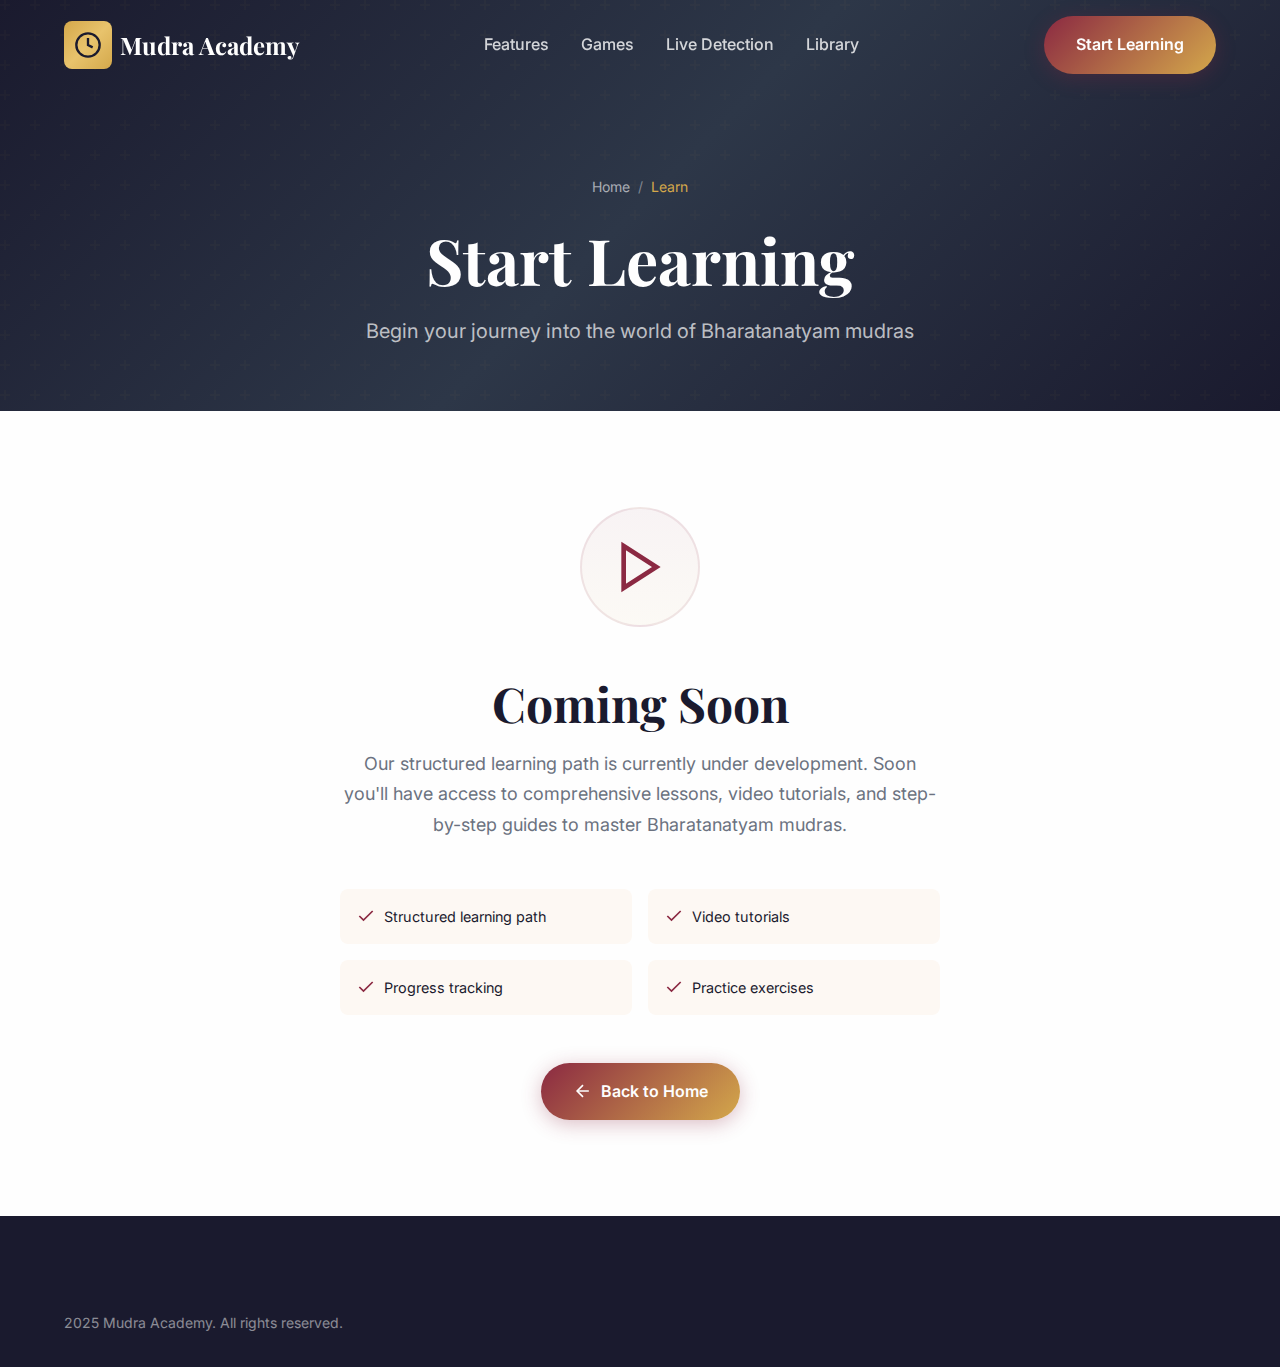
<file: pages/learn.html>
<!DOCTYPE html>
<html lang="en">
<head>
    <meta charset="UTF-8">
    <meta name="viewport" content="width=device-width, initial-scale=1.0">
    <meta name="description" content="Start your Bharatanatyam learning journey with our structured lessons">
    <title>Learn Bharatanatyam - Mudra Academy</title>
    
    <link rel="preconnect" href="https://fonts.googleapis.com">
    <link rel="preconnect" href="https://fonts.gstatic.com" crossorigin>
    <link href="https://fonts.googleapis.com/css2?family=Inter:wght@400;500;600;700&family=Playfair+Display:wght@600;700;800&display=swap" rel="stylesheet">
    <link rel="stylesheet" href="../css/styles.css">
    <link rel="stylesheet" href="../css/pages.css">
    
    <link rel="icon" type="image/svg+xml" href="data:image/svg+xml,%3Csvg xmlns='http://www.w3.org/2000/svg' viewBox='0 0 100 100'%3E%3Crect fill='%238B2942' width='100' height='100' rx='20'/%3E%3Ctext x='50' y='65' font-size='50' text-anchor='middle' fill='%23D4A84B' font-family='serif'%3EM%3C/text%3E%3C/svg%3E">
</head>
<body>
    <!-- Navigation -->
    <nav class="navbar scrolled">
        <div class="container">
            <a href="../index.html" class="logo">
                <div class="logo-icon">
                    <svg viewBox="0 0 24 24" fill="none" stroke="currentColor" stroke-width="2">
                        <path d="M12 2C6.48 2 2 6.48 2 12s4.48 10 10 10 10-4.48 10-10S17.52 2 12 2z"/>
                        <path d="M12 6v6l4 2"/>
                    </svg>
                </div>
                <span class="logo-text">Mudra Academy</span>
            </a>
            
            <ul class="nav-links">
                <li><a href="../index.html#features">Features</a></li>
                <li><a href="../index.html#games">Games</a></li>
                <li><a href="../index.html#webcam">Live Detection</a></li>
                <li><a href="library.html">Library</a></li>
            </ul>
            
            <div class="nav-cta">
                <a href="learn.html" class="btn btn-primary">Start Learning</a>
            </div>
            
            <button class="mobile-menu-btn" aria-label="Toggle menu">
                <span></span>
                <span></span>
                <span></span>
            </button>
        </div>
    </nav>

    <!-- Page Header -->
    <section class="page-header">
        <div class="container">
            <div class="page-header-content">
                <nav class="breadcrumb">
                    <a href="../index.html">Home</a>
                    <span>/</span>
                    <span>Learn</span>
                </nav>
                <h1>Start Learning</h1>
                <p>Begin your journey into the world of Bharatanatyam mudras</p>
            </div>
        </div>
    </section>

    <!-- Page Content -->
    <section class="page-content section">
        <div class="container">
            <div class="placeholder-content">
                <div class="placeholder-icon">
                    <svg viewBox="0 0 24 24" fill="none" stroke="currentColor" stroke-width="2">
                        <polygon points="5 3 19 12 5 21 5 3"/>
                    </svg>
                </div>
                <h2>Coming Soon</h2>
                <p>Our structured learning path is currently under development. Soon you'll have access to comprehensive lessons, video tutorials, and step-by-step guides to master Bharatanatyam mudras.</p>
                
                <div class="placeholder-features">
                    <div class="placeholder-feature">
                        <svg viewBox="0 0 24 24" fill="none" stroke="currentColor" stroke-width="2">
                            <polyline points="20 6 9 17 4 12"/>
                        </svg>
                        <span>Structured learning path</span>
                    </div>
                    <div class="placeholder-feature">
                        <svg viewBox="0 0 24 24" fill="none" stroke="currentColor" stroke-width="2">
                            <polyline points="20 6 9 17 4 12"/>
                        </svg>
                        <span>Video tutorials</span>
                    </div>
                    <div class="placeholder-feature">
                        <svg viewBox="0 0 24 24" fill="none" stroke="currentColor" stroke-width="2">
                            <polyline points="20 6 9 17 4 12"/>
                        </svg>
                        <span>Progress tracking</span>
                    </div>
                    <div class="placeholder-feature">
                        <svg viewBox="0 0 24 24" fill="none" stroke="currentColor" stroke-width="2">
                            <polyline points="20 6 9 17 4 12"/>
                        </svg>
                        <span>Practice exercises</span>
                    </div>
                </div>
                
                <a href="../index.html" class="btn btn-primary">
                    <svg width="20" height="20" viewBox="0 0 24 24" fill="none" stroke="currentColor" stroke-width="2">
                        <line x1="19" y1="12" x2="5" y2="12"/>
                        <polyline points="12 19 5 12 12 5"/>
                    </svg>
                    Back to Home
                </a>
            </div>
        </div>
    </section>

    <!-- Footer -->
    <footer class="footer">
        <div class="container">
            <div class="footer-bottom" style="border-top: none; padding-top: 0;">
                <p>2025 Mudra Academy. All rights reserved.</p>
            </div>
        </div>
    </footer>

    <script src="../js/main.js"></script>
</body>
</html>
</file>
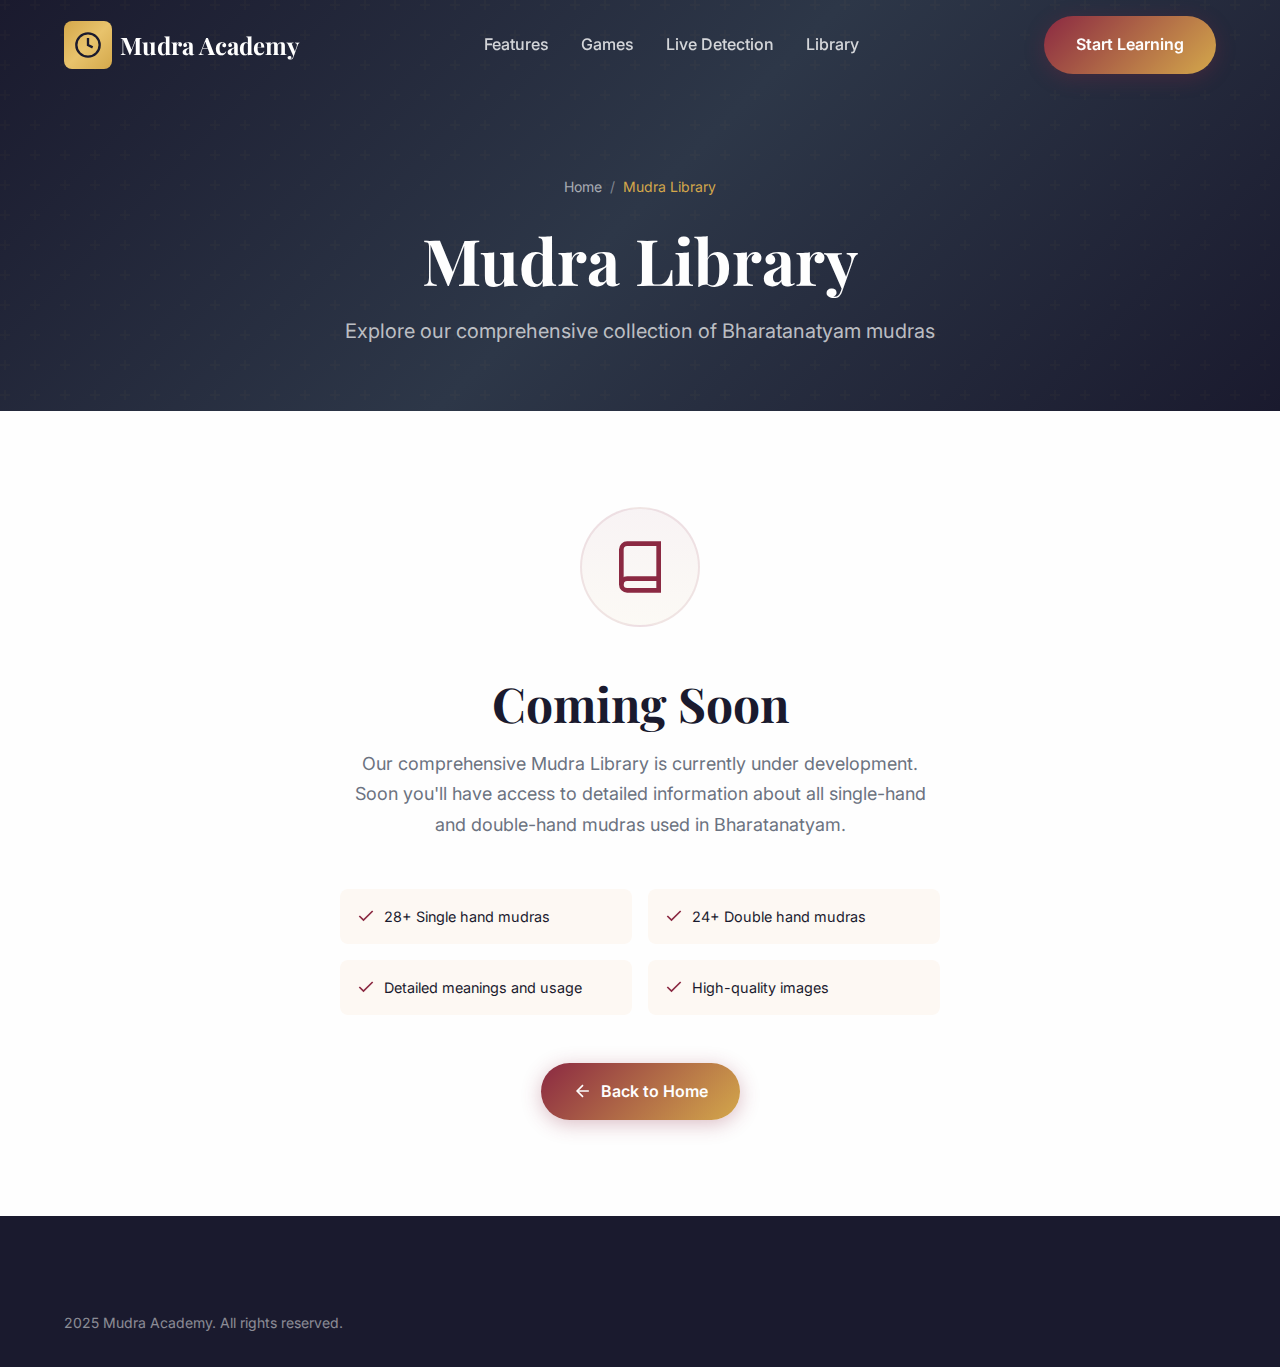
<file: pages/library.html>
<!DOCTYPE html>
<html lang="en">
<head>
    <meta charset="UTF-8">
    <meta name="viewport" content="width=device-width, initial-scale=1.0">
    <meta name="description" content="Explore our comprehensive library of Bharatanatyam mudras">
    <title>Mudra Library - Mudra Academy</title>
    
    <link rel="preconnect" href="https://fonts.googleapis.com">
    <link rel="preconnect" href="https://fonts.gstatic.com" crossorigin>
    <link href="https://fonts.googleapis.com/css2?family=Inter:wght@400;500;600;700&family=Playfair+Display:wght@600;700;800&display=swap" rel="stylesheet">
    <link rel="stylesheet" href="../css/styles.css">
    <link rel="stylesheet" href="../css/pages.css">
    
    <link rel="icon" type="image/svg+xml" href="data:image/svg+xml,%3Csvg xmlns='http://www.w3.org/2000/svg' viewBox='0 0 100 100'%3E%3Crect fill='%238B2942' width='100' height='100' rx='20'/%3E%3Ctext x='50' y='65' font-size='50' text-anchor='middle' fill='%23D4A84B' font-family='serif'%3EM%3C/text%3E%3C/svg%3E">
</head>
<body>
    <!-- Navigation -->
    <nav class="navbar scrolled">
        <div class="container">
            <a href="../index.html" class="logo">
                <div class="logo-icon">
                    <svg viewBox="0 0 24 24" fill="none" stroke="currentColor" stroke-width="2">
                        <path d="M12 2C6.48 2 2 6.48 2 12s4.48 10 10 10 10-4.48 10-10S17.52 2 12 2z"/>
                        <path d="M12 6v6l4 2"/>
                    </svg>
                </div>
                <span class="logo-text">Mudra Academy</span>
            </a>
            
            <ul class="nav-links">
                <li><a href="../index.html#features">Features</a></li>
                <li><a href="../index.html#games">Games</a></li>
                <li><a href="../index.html#webcam">Live Detection</a></li>
                <li><a href="library.html">Library</a></li>
            </ul>
            
            <div class="nav-cta">
                <a href="learn.html" class="btn btn-primary">Start Learning</a>
            </div>
            
            <button class="mobile-menu-btn" aria-label="Toggle menu">
                <span></span>
                <span></span>
                <span></span>
            </button>
        </div>
    </nav>

    <!-- Page Header -->
    <section class="page-header">
        <div class="container">
            <div class="page-header-content">
                <nav class="breadcrumb">
                    <a href="../index.html">Home</a>
                    <span>/</span>
                    <span>Mudra Library</span>
                </nav>
                <h1>Mudra Library</h1>
                <p>Explore our comprehensive collection of Bharatanatyam mudras</p>
            </div>
        </div>
    </section>

    <!-- Page Content -->
    <section class="page-content section">
        <div class="container">
            <div class="placeholder-content">
                <div class="placeholder-icon">
                    <svg viewBox="0 0 24 24" fill="none" stroke="currentColor" stroke-width="2">
                        <path d="M4 19.5A2.5 2.5 0 0 1 6.5 17H20"/>
                        <path d="M6.5 2H20v20H6.5A2.5 2.5 0 0 1 4 19.5v-15A2.5 2.5 0 0 1 6.5 2z"/>
                    </svg>
                </div>
                <h2>Coming Soon</h2>
                <p>Our comprehensive Mudra Library is currently under development. Soon you'll have access to detailed information about all single-hand and double-hand mudras used in Bharatanatyam.</p>
                
                <div class="placeholder-features">
                    <div class="placeholder-feature">
                        <svg viewBox="0 0 24 24" fill="none" stroke="currentColor" stroke-width="2">
                            <polyline points="20 6 9 17 4 12"/>
                        </svg>
                        <span>28+ Single hand mudras</span>
                    </div>
                    <div class="placeholder-feature">
                        <svg viewBox="0 0 24 24" fill="none" stroke="currentColor" stroke-width="2">
                            <polyline points="20 6 9 17 4 12"/>
                        </svg>
                        <span>24+ Double hand mudras</span>
                    </div>
                    <div class="placeholder-feature">
                        <svg viewBox="0 0 24 24" fill="none" stroke="currentColor" stroke-width="2">
                            <polyline points="20 6 9 17 4 12"/>
                        </svg>
                        <span>Detailed meanings and usage</span>
                    </div>
                    <div class="placeholder-feature">
                        <svg viewBox="0 0 24 24" fill="none" stroke="currentColor" stroke-width="2">
                            <polyline points="20 6 9 17 4 12"/>
                        </svg>
                        <span>High-quality images</span>
                    </div>
                </div>
                
                <a href="../index.html" class="btn btn-primary">
                    <svg width="20" height="20" viewBox="0 0 24 24" fill="none" stroke="currentColor" stroke-width="2">
                        <line x1="19" y1="12" x2="5" y2="12"/>
                        <polyline points="12 19 5 12 12 5"/>
                    </svg>
                    Back to Home
                </a>
            </div>
        </div>
    </section>

    <!-- Footer -->
    <footer class="footer">
        <div class="container">
            <div class="footer-bottom" style="border-top: none; padding-top: 0;">
                <p>2025 Mudra Academy. All rights reserved.</p>
            </div>
        </div>
    </footer>

    <script src="../js/main.js"></script>
</body>
</html>
</file>
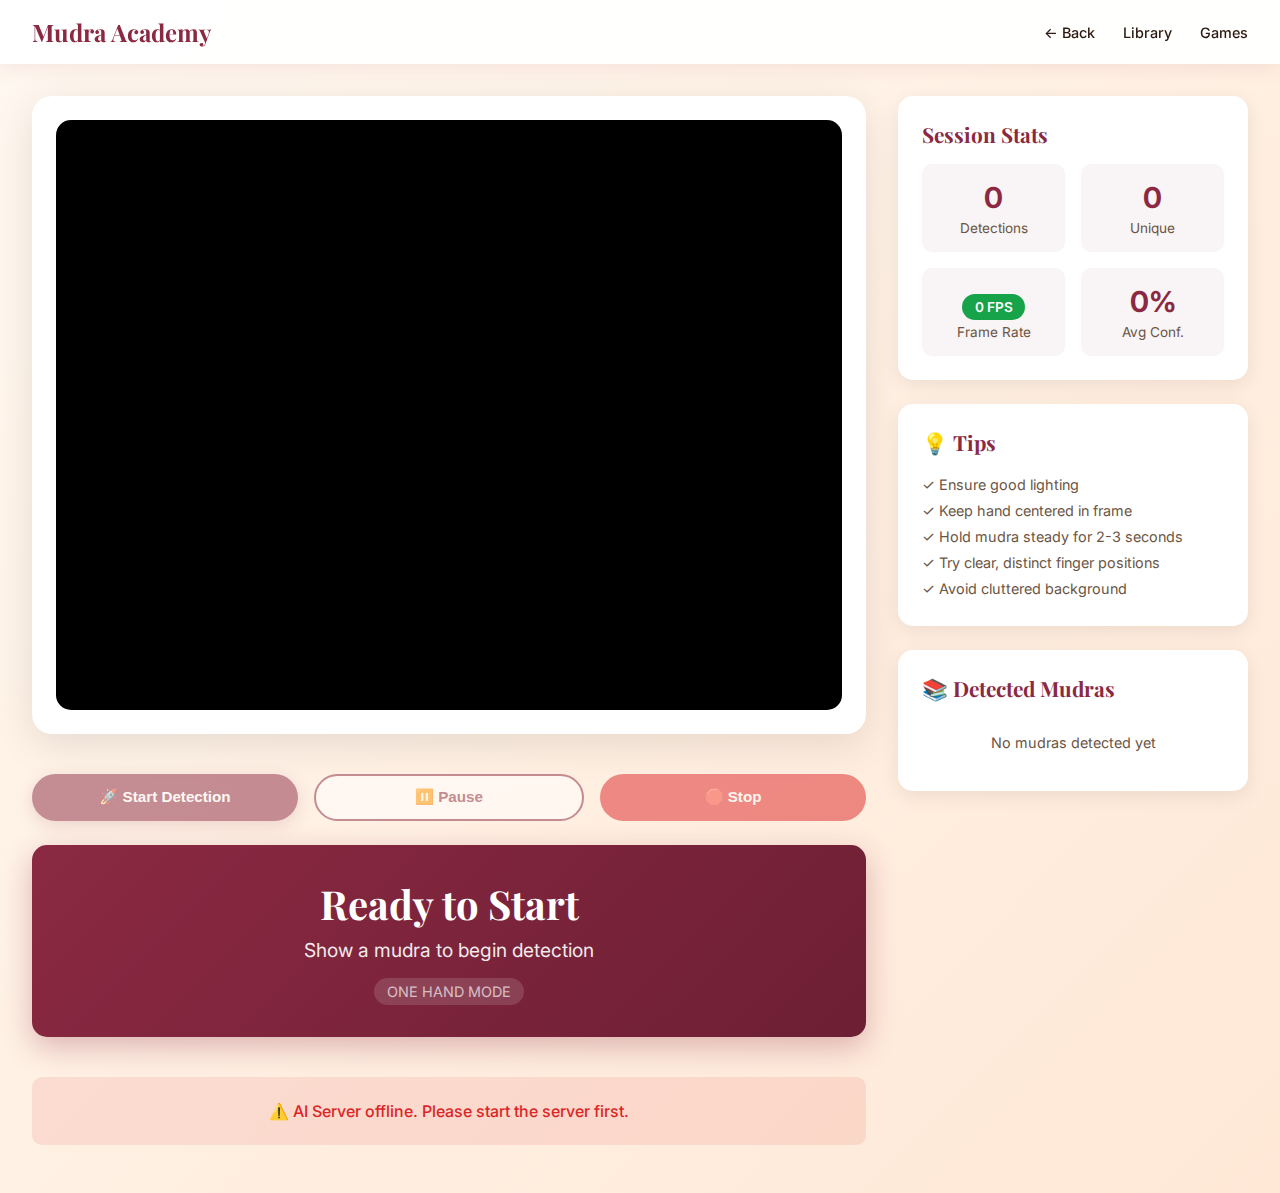
<file: pages/live-detection.html>
<!DOCTYPE html>
<html lang="en">
<head>
    <meta charset="UTF-8">
    <meta name="viewport" content="width=device-width, initial-scale=1.0">
    <title>Live Mudra Detection - Mudra Academy</title>
    
    <!-- Google Fonts -->
    <link rel="preconnect" href="https://fonts.googleapis.com">
    <link rel="preconnect" href="https://fonts.gstatic.com" crossorigin>
    <link href="https://fonts.googleapis.com/css2?family=Inter:wght@300;400;500;600;700&family=Playfair+Display:wght@600;700&display=swap" rel="stylesheet">
    
    <style>
        * {
            margin: 0;
            padding: 0;
            box-sizing: border-box;
        }

        :root {
            --color-primary: #8B2942;
            --color-secondary: #D4A84B;
            --color-bg: #FFF8F0;
            --color-white: #FFFFFF;
            --color-text: #2C1810;
            --color-text-light: #6B5544;
            --color-success: #16a34a;
            --color-warning: #ca8a04;
            --color-error: #dc2626;
        }

        body {
            font-family: 'Inter', sans-serif;
            background: linear-gradient(135deg, #FFF8F0 0%, #FFE8D6 100%);
            color: var(--color-text);
            min-height: 100vh;
            overflow-x: hidden;
        }

        /* Navigation */
        nav {
            background: rgba(255, 255, 255, 0.95);
            backdrop-filter: blur(10px);
            padding: 1rem 2rem;
            box-shadow: 0 2px 20px rgba(139, 41, 66, 0.1);
            position: sticky;
            top: 0;
            z-index: 100;
        }

        .nav-container {
            max-width: 1400px;
            margin: 0 auto;
            display: flex;
            justify-content: space-between;
            align-items: center;
        }

        .logo {
            font-family: 'Playfair Display', serif;
            font-size: 1.5rem;
            font-weight: 700;
            color: var(--color-primary);
            text-decoration: none;
        }

        .nav-links a {
            color: var(--color-text);
            text-decoration: none;
            margin-left: 1.5rem;
            font-weight: 500;
            transition: color 0.3s ease;
            font-size: 0.9rem;
        }

        .nav-links a:hover {
            color: var(--color-primary);
        }

        /* Main Layout */
        .detection-container {
            max-width: 1400px;
            margin: 0 auto;
            padding: 2rem;
            display: grid;
            grid-template-columns: 1fr 350px;
            gap: 2rem;
            min-height: calc(100vh - 80px);
        }

        /* Video Section */
        .video-section {
            display: flex;
            flex-direction: column;
            gap: 1.5rem;
        }

        .video-container {
            background: var(--color-white);
            border-radius: 20px;
            padding: 1.5rem;
            box-shadow: 0 10px 40px rgba(0, 0, 0, 0.1);
            position: relative;
        }

        .video-wrapper {
            position: relative;
            width: 100%;
            border-radius: 15px;
            overflow: hidden;
            background: #000;
            aspect-ratio: 4/3;
        }

        #webcam {
            width: 100%;
            height: 100%;
            object-fit: cover;
            transform: scaleX(-1); /* Mirror effect */
        }

        #canvas {
            position: absolute;
            top: 0;
            left: 0;
            width: 100%;
            height: 100%;
            transform: scaleX(-1); /* Mirror effect */
        }

        .video-controls {
            display: flex;
            gap: 1rem;
            margin-top: 1rem;
            flex-wrap: wrap;
        }

        .control-btn {
            flex: 1;
            min-width: 120px;
            padding: 0.8rem 1.5rem;
            border: none;
            border-radius: 50px;
            font-weight: 600;
            cursor: pointer;
            transition: all 0.3s ease;
            font-size: 0.95rem;
        }

        .btn-primary {
            background: var(--color-primary);
            color: var(--color-white);
            box-shadow: 0 4px 15px rgba(139, 41, 66, 0.3);
        }

        .btn-primary:hover {
            background: #6d1f34;
            transform: translateY(-2px);
            box-shadow: 0 6px 20px rgba(139, 41, 66, 0.4);
        }

        .btn-secondary {
            background: var(--color-white);
            color: var(--color-primary);
            border: 2px solid var(--color-primary);
        }

        .btn-secondary:hover {
            background: var(--color-primary);
            color: var(--color-white);
        }

        .btn-danger {
            background: var(--color-error);
            color: var(--color-white);
        }

        .btn-danger:hover {
            background: #b91c1c;
        }

        .control-btn:disabled {
            opacity: 0.5;
            cursor: not-started;
        }

        /* Detection Result */
        .result-display {
            background: linear-gradient(135deg, var(--color-primary), #6d1f34);
            border-radius: 15px;
            padding: 2rem;
            color: var(--color-white);
            text-align: center;
            box-shadow: 0 10px 30px rgba(139, 41, 66, 0.3);
        }

        .result-mudra {
            font-family: 'Playfair Display', serif;
            font-size: 2.5rem;
            margin-bottom: 0.5rem;
            font-weight: 700;
        }

        .result-confidence {
            font-size: 1.2rem;
            opacity: 0.9;
            margin-bottom: 0.5rem;
        }

        .result-method {
            font-size: 0.9rem;
            opacity: 0.7;
            display: inline-block;
            padding: 0.3rem 0.8rem;
            background: rgba(255, 255, 255, 0.2);
            border-radius: 20px;
            margin-top: 0.5rem;
        }

        /* Sidebar */
        .sidebar {
            display: flex;
            flex-direction: column;
            gap: 1.5rem;
        }

        .info-card {
            background: var(--color-white);
            border-radius: 15px;
            padding: 1.5rem;
            box-shadow: 0 5px 20px rgba(0, 0, 0, 0.08);
        }

        .info-card h3 {
            font-family: 'Playfair Display', serif;
            color: var(--color-primary);
            margin-bottom: 1rem;
            font-size: 1.3rem;
        }

        .stats-grid {
            display: grid;
            grid-template-columns: 1fr 1fr;
            gap: 1rem;
        }

        .stat-item {
            text-align: center;
            padding: 1rem;
            background: rgba(139, 41, 66, 0.05);
            border-radius: 10px;
        }

        .stat-value {
            font-size: 1.8rem;
            font-weight: 700;
            color: var(--color-primary);
        }

        .stat-label {
            font-size: 0.85rem;
            color: var(--color-text-light);
            margin-top: 0.3rem;
        }

        .fps-indicator {
            display: inline-block;
            padding: 0.3rem 0.8rem;
            background: var(--color-success);
            color: white;
            border-radius: 20px;
            font-size: 0.85rem;
            font-weight: 600;
        }

        /* Mudra Library Preview */
        .mudra-preview {
            max-height: 300px;
            overflow-y: auto;
        }

        .mudra-list {
            display: flex;
            flex-direction: column;
            gap: 0.5rem;
        }

        .mudra-item {
            padding: 0.7rem;
            background: rgba(212, 168, 75, 0.1);
            border-radius: 8px;
            font-size: 0.9rem;
            color: var(--color-text);
            border-left: 3px solid var(--color-secondary);
            transition: all 0.2s ease;
            cursor: pointer;
        }

        .mudra-item:hover {
            background: rgba(212, 168, 75, 0.2);
            transform: translateX(5px);
        }

        .mudra-item.detected {
            background: rgba(22, 163, 74, 0.1);
            border-left-color: var(--color-success);
            font-weight: 600;
        }

        /* Status Messages */
        .status-message {
            text-align: center;
            padding: 1.5rem;
            border-radius: 10px;
            margin: 1rem 0;
            font-weight: 500;
        }

        .status-info {
            background: rgba(59, 130, 246, 0.1);
            color: #2563eb;
        }

        .status-success {
            background: rgba(22, 163, 74, 0.1);
            color: var(--color-success);
        }

        .status-error {
            background: rgba(220, 38, 38, 0.1);
            color: var(--color-error);
        }

        /* Loading Spinner */
        .spinner {
            display: inline-block;
            width: 20px;
            height: 20px;
            border: 3px solid rgba(255, 255, 255, 0.3);
            border-radius: 50%;
            border-top-color: white;
            animation: spin 1s linear infinite;
        }

        @keyframes spin {
            to { transform: rotate(360deg); }
        }

        /* Responsive Design */
        @media (max-width: 1024px) {
            .detection-container {
                grid-template-columns: 1fr;
            }

            .sidebar {
                order: -1;
            }

            .stats-grid {
                grid-template-columns: repeat(4, 1fr);
            }
        }

        @media (max-width: 768px) {
            .detection-container {
                padding: 1rem;
            }

            .result-mudra {
                font-size: 2rem;
            }

            .video-controls {
                flex-direction: column;
            }

            .control-btn {
                width: 100%;
            }

            .nav-links {
                display: none;
            }

            .stats-grid {
                grid-template-columns: 1fr 1fr;
            }
        }

        /* Pulse Animation for Active Detection */
        @keyframes pulse-border {
            0%, 100% {
                box-shadow: 0 0 0 0 rgba(139, 41, 66, 0.7);
            }
            50% {
                box-shadow: 0 0 0 15px rgba(139, 41, 66, 0);
            }
        }

        .video-container.detecting {
            animation: pulse-border 2s infinite;
        }
    </style>
</head>
<body>
    <!-- Navigation -->
    <nav>
        <div class="nav-container">
            <a href="../index.html" class="logo">Mudra Academy</a>
            <div class="nav-links">
                <a href="detection-mode.html">← Back</a>
                <a href="library.html">Library</a>
                <a href="games/quiz.html">Games</a>
            </div>
        </div>
    </nav>

    <!-- Main Detection Interface -->
    <div class="detection-container">
        <!-- Video Section -->
        <div class="video-section">
            <!-- Video Container -->
            <div class="video-container" id="videoContainer">
                <div class="video-wrapper">
                    <video id="webcam" autoplay playsinline></video>
                    <canvas id="canvas"></canvas>
                </div>
            </div>

            <!-- Video Controls -->
            <div class="video-controls">
                <button class="control-btn btn-primary" id="startBtn" onclick="startDetection()">
                    <span id="startBtnText">🚀 Start Detection</span>
                </button>
                <button class="control-btn btn-secondary" id="pauseBtn" onclick="togglePause()" disabled>
                    <span id="pauseBtnText">⏸️ Pause</span>
                </button>
                <button class="control-btn btn-danger" id="stopBtn" onclick="stopDetection()" disabled>
                    🛑 Stop
                </button>
            </div>

            <!-- Detection Result -->
            <div class="result-display">
                <div class="result-mudra" id="detectedMudra">Ready to Start</div>
                <div class="result-confidence" id="confidence">Show a mudra to begin detection</div>
                <span class="result-method" id="detectionMethod">ONE HAND MODE</span>
            </div>

            <!-- Status Message -->
            <div class="status-message status-info" id="statusMessage">
                Click "Start Detection" to begin. Make sure your camera permission is enabled.
            </div>
        </div>

        <!-- Sidebar -->
        <div class="sidebar">
            <!-- Statistics -->
            <div class="info-card">
                <h3>Session Stats</h3>
                <div class="stats-grid">
                    <div class="stat-item">
                        <div class="stat-value" id="detectionCount">0</div>
                        <div class="stat-label">Detections</div>
                    </div>
                    <div class="stat-item">
                        <div class="stat-value" id="uniqueMudras">0</div>
                        <div class="stat-label">Unique</div>
                    </div>
                    <div class="stat-item">
                        <div class="stat-value">
                            <span class="fps-indicator" id="fpsDisplay">0 FPS</span>
                        </div>
                        <div class="stat-label">Frame Rate</div>
                    </div>
                    <div class="stat-item">
                        <div class="stat-value" id="accuracy">0%</div>
                        <div class="stat-label">Avg Conf.</div>
                    </div>
                </div>
            </div>

            <!-- Tips -->
            <div class="info-card">
                <h3>💡 Tips</h3>
                <ul style="list-style: none; padding: 0; line-height: 1.8; color: var(--color-text-light); font-size: 0.9rem;">
                    <li>✓ Ensure good lighting</li>
                    <li>✓ Keep hand centered in frame</li>
                    <li>✓ Hold mudra steady for 2-3 seconds</li>
                    <li>✓ Try clear, distinct finger positions</li>
                    <li>✓ Avoid cluttered background</li>
                </ul>
            </div>

            <!-- Detected Mudras -->
            <div class="info-card">
                <h3>📚 Detected Mudras</h3>
                <div class="mudra-preview">
                    <div class="mudra-list" id="detectedMudrasList">
                        <div style="text-align: center; color: var(--color-text-light); font-size: 0.9rem; padding: 1rem;">
                            No mudras detected yet
                        </div>
                    </div>
                </div>
            </div>
        </div>
    </div>

    <script src="../js/detection-engine.js"></script>
</body>
</html>
</file>
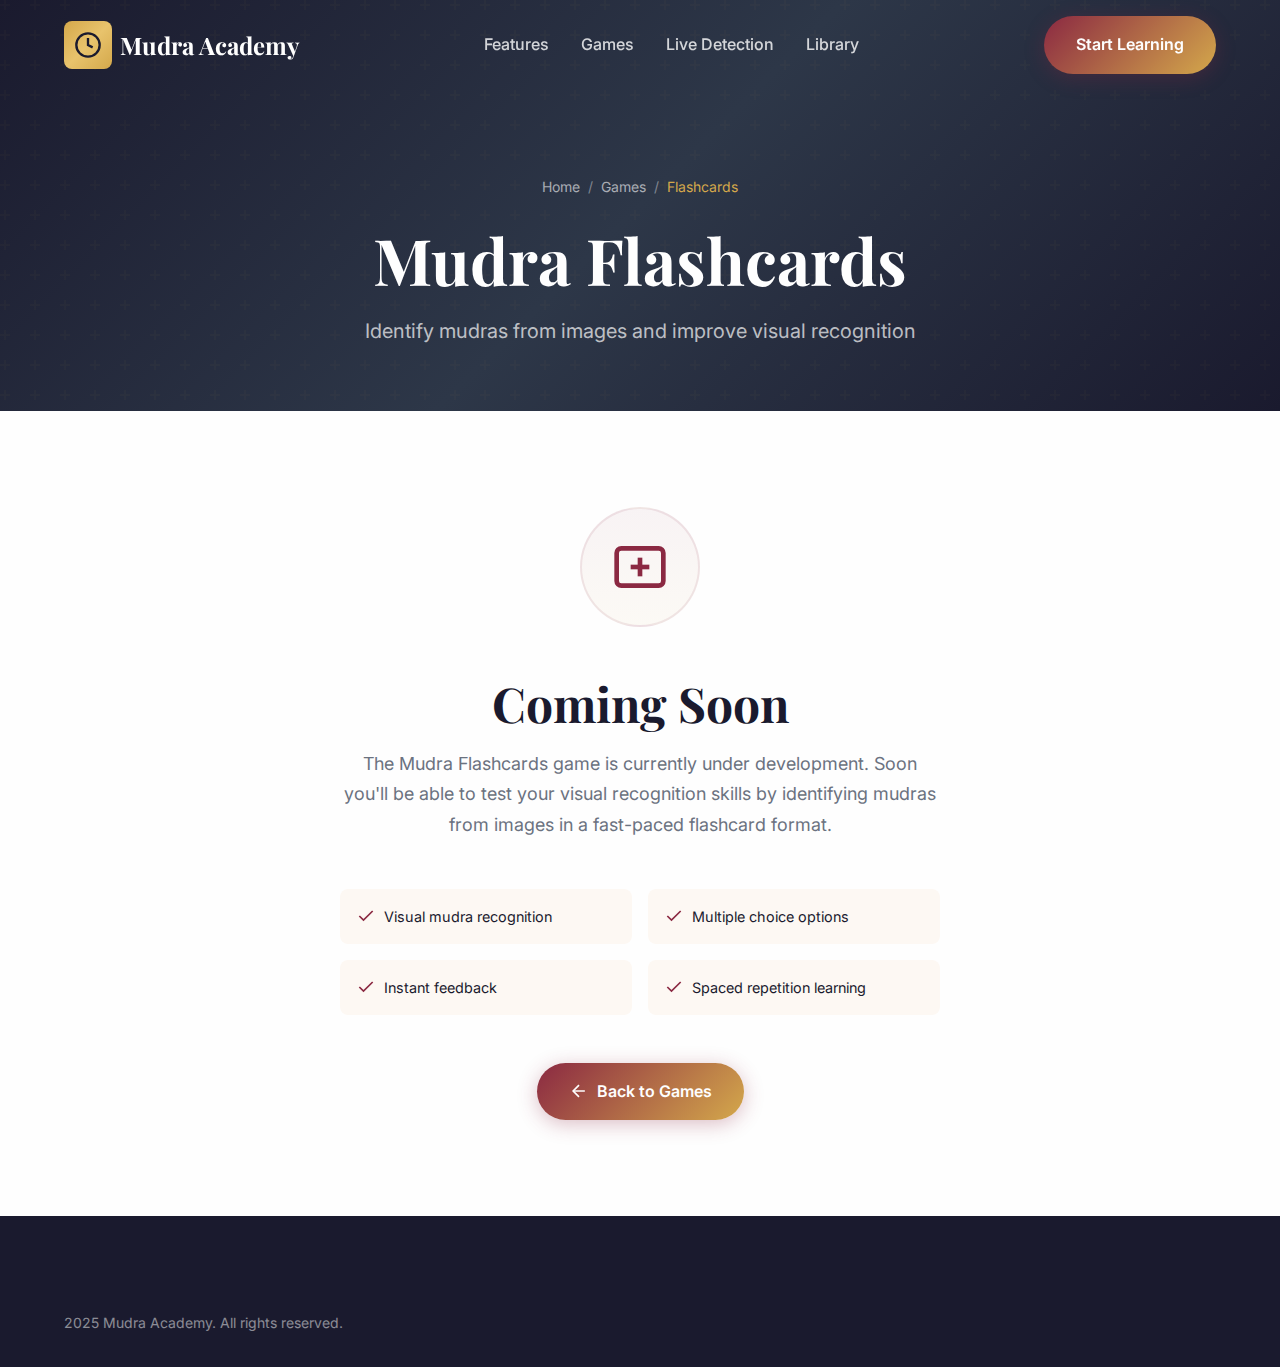
<file: pages/games/flashcards.html>
<!DOCTYPE html>
<html lang="en">
<head>
    <meta charset="UTF-8">
    <meta name="viewport" content="width=device-width, initial-scale=1.0">
    <meta name="description" content="Improve your visual recognition of Bharatanatyam mudras with flashcards">
    <title>Mudra Flashcards - Mudra Academy</title>
    
    <link rel="preconnect" href="https://fonts.googleapis.com">
    <link rel="preconnect" href="https://fonts.gstatic.com" crossorigin>
    <link href="https://fonts.googleapis.com/css2?family=Inter:wght@400;500;600;700&family=Playfair+Display:wght@600;700;800&display=swap" rel="stylesheet">
    <link rel="stylesheet" href="../../css/styles.css">
    <link rel="stylesheet" href="../../css/pages.css">
    
    <link rel="icon" type="image/svg+xml" href="data:image/svg+xml,%3Csvg xmlns='http://www.w3.org/2000/svg' viewBox='0 0 100 100'%3E%3Crect fill='%238B2942' width='100' height='100' rx='20'/%3E%3Ctext x='50' y='65' font-size='50' text-anchor='middle' fill='%23D4A84B' font-family='serif'%3EM%3C/text%3E%3C/svg%3E">
</head>
<body>
    <!-- Navigation -->
    <nav class="navbar scrolled">
        <div class="container">
            <a href="../../index.html" class="logo">
                <div class="logo-icon">
                    <svg viewBox="0 0 24 24" fill="none" stroke="currentColor" stroke-width="2">
                        <path d="M12 2C6.48 2 2 6.48 2 12s4.48 10 10 10 10-4.48 10-10S17.52 2 12 2z"/>
                        <path d="M12 6v6l4 2"/>
                    </svg>
                </div>
                <span class="logo-text">Mudra Academy</span>
            </a>
            
            <ul class="nav-links">
                <li><a href="../../index.html#features">Features</a></li>
                <li><a href="../../index.html#games">Games</a></li>
                <li><a href="../../index.html#webcam">Live Detection</a></li>
                <li><a href="../library.html">Library</a></li>
            </ul>
            
            <div class="nav-cta">
                <a href="../learn.html" class="btn btn-primary">Start Learning</a>
            </div>
            
            <button class="mobile-menu-btn" aria-label="Toggle menu">
                <span></span>
                <span></span>
                <span></span>
            </button>
        </div>
    </nav>

    <!-- Page Header -->
    <section class="page-header">
        <div class="container">
            <div class="page-header-content">
                <nav class="breadcrumb">
                    <a href="../../index.html">Home</a>
                    <span>/</span>
                    <a href="../../index.html#games">Games</a>
                    <span>/</span>
                    <span>Flashcards</span>
                </nav>
                <h1>Mudra Flashcards</h1>
                <p>Identify mudras from images and improve visual recognition</p>
            </div>
        </div>
    </section>

    <!-- Game Content -->
    <section class="page-content section">
        <div class="container">
            <div class="placeholder-content">
                <div class="placeholder-icon">
                    <svg viewBox="0 0 24 24" fill="none" stroke="currentColor" stroke-width="2">
                        <rect x="2" y="4" width="20" height="16" rx="2"/>
                        <path d="M12 8v8"/>
                        <path d="M8 12h8"/>
                    </svg>
                </div>
                <h2>Coming Soon</h2>
                <p>The Mudra Flashcards game is currently under development. Soon you'll be able to test your visual recognition skills by identifying mudras from images in a fast-paced flashcard format.</p>
                
                <div class="placeholder-features">
                    <div class="placeholder-feature">
                        <svg viewBox="0 0 24 24" fill="none" stroke="currentColor" stroke-width="2">
                            <polyline points="20 6 9 17 4 12"/>
                        </svg>
                        <span>Visual mudra recognition</span>
                    </div>
                    <div class="placeholder-feature">
                        <svg viewBox="0 0 24 24" fill="none" stroke="currentColor" stroke-width="2">
                            <polyline points="20 6 9 17 4 12"/>
                        </svg>
                        <span>Multiple choice options</span>
                    </div>
                    <div class="placeholder-feature">
                        <svg viewBox="0 0 24 24" fill="none" stroke="currentColor" stroke-width="2">
                            <polyline points="20 6 9 17 4 12"/>
                        </svg>
                        <span>Instant feedback</span>
                    </div>
                    <div class="placeholder-feature">
                        <svg viewBox="0 0 24 24" fill="none" stroke="currentColor" stroke-width="2">
                            <polyline points="20 6 9 17 4 12"/>
                        </svg>
                        <span>Spaced repetition learning</span>
                    </div>
                </div>
                
                <a href="../../index.html#games" class="btn btn-primary">
                    <svg width="20" height="20" viewBox="0 0 24 24" fill="none" stroke="currentColor" stroke-width="2">
                        <line x1="19" y1="12" x2="5" y2="12"/>
                        <polyline points="12 19 5 12 12 5"/>
                    </svg>
                    Back to Games
                </a>
            </div>
        </div>
    </section>

    <!-- Footer -->
    <footer class="footer">
        <div class="container">
            <div class="footer-bottom" style="border-top: none; padding-top: 0;">
                <p>2025 Mudra Academy. All rights reserved.</p>
            </div>
        </div>
    </footer>

    <script src="../../js/main.js"></script>
</body>
</html>
</file>
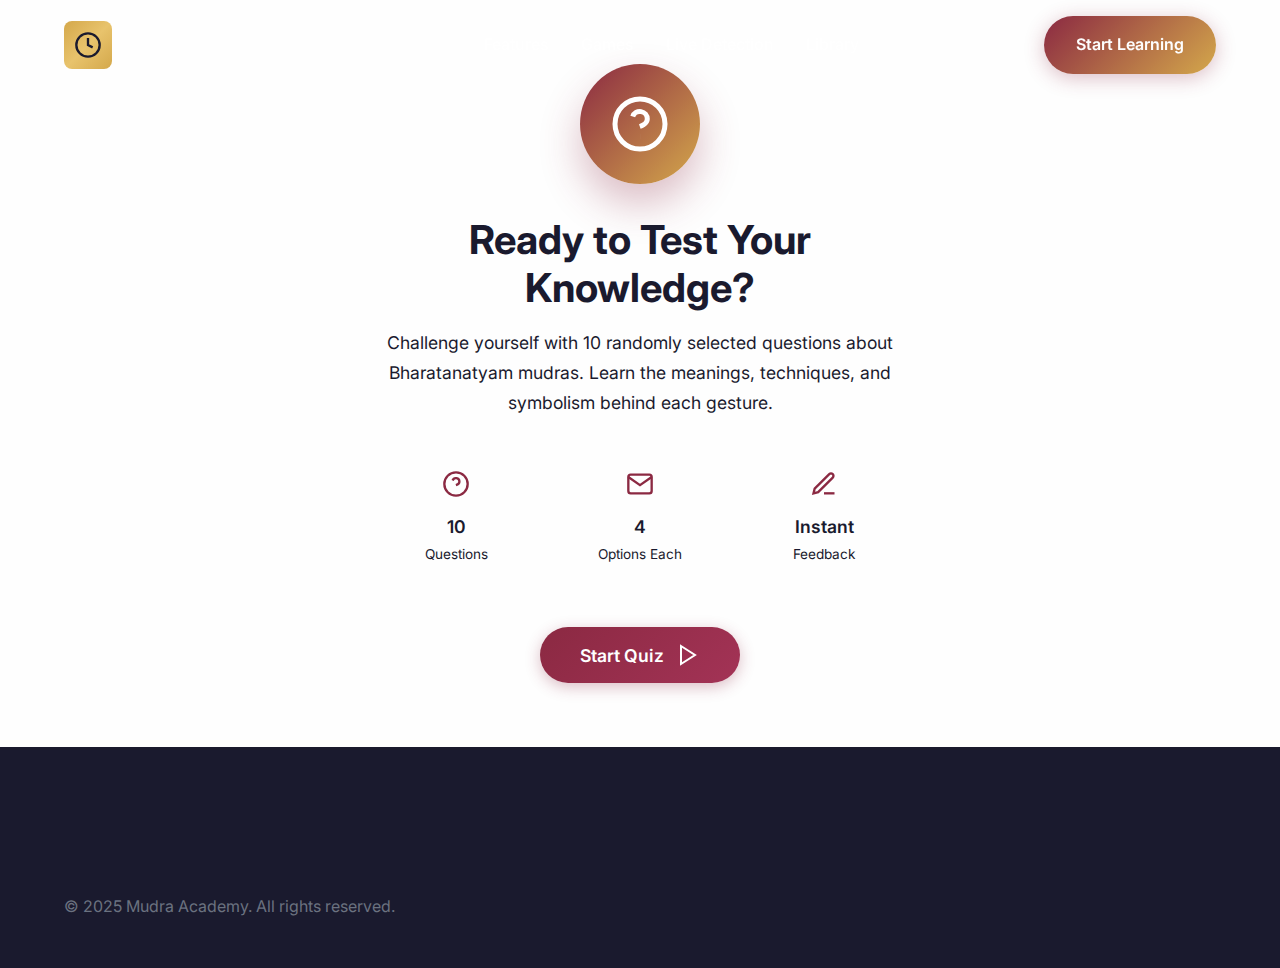
<file: pages/games/quiz.html>
<!DOCTYPE html>
<html lang="en">
<head>
    <meta charset="UTF-8">
    <meta name="viewport" content="width=device-width, initial-scale=1.0">
    <meta name="description" content="Test your theoretical knowledge of Bharatanatyam mudras with our interactive quiz challenge">
    <title>Mudra Quiz Challenge - Mudra Academy</title>
    
    <link rel="preconnect" href="https://fonts.googleapis.com">
    <link rel="preconnect" href="https://fonts.gstatic.com" crossorigin>
    <link href="https://fonts.googleapis.com/css2?family=Inter:wght@400;500;600;700&family=Playfair+Display:wght@600;700;800&display=swap" rel="stylesheet">
    <link rel="stylesheet" href="../../css/styles.css">
    <link rel="stylesheet" href="../../css/pages.css">
    
    <link rel="icon" type="image/svg+xml" href="data:image/svg+xml,%3Csvg xmlns='http://www.w3.org/2000/svg' viewBox='0 0 100 100'%3E%3Crect fill='%238B2942' width='100' height='100' rx='20'/%3E%3Ctext x='50' y='65' font-size='50' text-anchor='middle' fill='%23D4A84B' font-family='serif'%3EM%3C/text%3E%3C/svg%3E">
    
    <style>
        /* Quiz Page Specific Styles */
        .quiz-container {
            padding: calc(var(--navbar-height) + 2rem) 0 4rem;
            min-height: calc(100vh - var(--navbar-height));
        }

        /* Start Screen */
        .quiz-start-screen {
            text-align: center;
            padding: 4rem 2rem;
            max-width: 600px;
            margin: 0 auto;
        }

        .quiz-start-icon {
            width: 120px;
            height: 120px;
            background: linear-gradient(135deg, var(--color-primary), var(--color-secondary));
            border-radius: 50%;
            display: flex;
            align-items: center;
            justify-content: center;
            margin: 0 auto 2rem;
            box-shadow: 0 20px 40px rgba(139, 41, 66, 0.3);
        }

        .quiz-start-icon svg {
            width: 60px;
            height: 60px;
            color: white;
        }

        .quiz-start-screen h1 {
            font-family: var(--font-display);
            font-size: 2.5rem;
            color: var(--color-text);
            margin-bottom: 1rem;
        }

        .quiz-start-screen p {
            color: var(--color-text-light);
            font-size: 1.1rem;
            line-height: 1.7;
            margin-bottom: 2rem;
        }

        .quiz-info-cards {
            display: grid;
            grid-template-columns: repeat(3, 1fr);
            gap: 1rem;
            margin-bottom: 2.5rem;
        }

        .quiz-info-card {
            background: var(--color-surface);
            border: 1px solid var(--color-border);
            border-radius: 12px;
            padding: 1.25rem 1rem;
            text-align: center;
        }

        .quiz-info-card svg {
            width: 28px;
            height: 28px;
            color: var(--color-primary);
            margin-bottom: 0.5rem;
        }

        .quiz-info-card span {
            display: block;
            font-weight: 600;
            color: var(--color-text);
            font-size: 1.1rem;
        }

        .quiz-info-card small {
            color: var(--color-text-light);
            font-size: 0.85rem;
        }

        .btn-start-quiz {
            display: inline-flex;
            align-items: center;
            gap: 0.75rem;
            padding: 1rem 2.5rem;
            background: linear-gradient(135deg, var(--color-primary), #a33356);
            color: white;
            font-size: 1.1rem;
            font-weight: 600;
            border: none;
            border-radius: 50px;
            cursor: pointer;
            transition: all 0.3s ease;
            box-shadow: 0 4px 15px rgba(139, 41, 66, 0.3);
        }

        .btn-start-quiz:hover {
            transform: translateY(-2px);
            box-shadow: 0 8px 25px rgba(139, 41, 66, 0.4);
        }

        .btn-start-quiz svg {
            width: 24px;
            height: 24px;
        }

        /* Quiz Game Area */
        .quiz-game-area {
            display: none;
            max-width: 800px;
            margin: 0 auto;
            padding: 0 1rem;
        }

        .quiz-game-area.active {
            display: block;
        }

        /* Progress Bar */
        .quiz-progress-section {
            margin-bottom: 2rem;
        }

        .quiz-progress-header {
            display: flex;
            justify-content: space-between;
            align-items: center;
            margin-bottom: 0.75rem;
        }

        .quiz-progress-text {
            font-weight: 600;
            color: var(--color-text);
        }

        .quiz-score-text {
            display: flex;
            align-items: center;
            gap: 0.5rem;
            font-weight: 600;
            color: var(--color-primary);
        }

        .quiz-score-text svg {
            width: 20px;
            height: 20px;
        }

        .quiz-progress-bar {
            height: 8px;
            background: var(--color-border);
            border-radius: 4px;
            overflow: hidden;
        }

        .quiz-progress-fill {
            height: 100%;
            background: linear-gradient(90deg, var(--color-primary), var(--color-secondary));
            border-radius: 4px;
            transition: width 0.5s ease;
            width: 0%;
        }

        /* Question Card */
        .quiz-question-card {
            background: var(--color-surface);
            border: 1px solid var(--color-border);
            border-radius: 20px;
            padding: 2rem;
            box-shadow: 0 10px 40px rgba(0, 0, 0, 0.08);
        }

        .question-number {
            display: inline-flex;
            align-items: center;
            gap: 0.5rem;
            background: linear-gradient(135deg, var(--color-primary), var(--color-secondary));
            color: white;
            padding: 0.5rem 1rem;
            border-radius: 50px;
            font-size: 0.85rem;
            font-weight: 600;
            margin-bottom: 1.5rem;
        }

        .question-text {
            font-size: 1.35rem;
            font-weight: 600;
            color: var(--color-text);
            line-height: 1.5;
            margin-bottom: 2rem;
        }

        /* Options */
        .quiz-options {
            display: flex;
            flex-direction: column;
            gap: 1rem;
        }

        .quiz-option {
            display: flex;
            align-items: center;
            gap: 1rem;
            padding: 1.25rem 1.5rem;
            background: var(--color-background);
            border: 2px solid var(--color-border);
            border-radius: 12px;
            cursor: pointer;
            transition: all 0.3s ease;
            position: relative;
        }

        .quiz-option:hover:not(.disabled) {
            border-color: var(--color-primary);
            background: rgba(139, 41, 66, 0.05);
        }

        .quiz-option.selected {
            border-color: var(--color-primary);
            background: rgba(139, 41, 66, 0.1);
        }

        .quiz-option.correct {
            border-color: #10b981;
            background: rgba(16, 185, 129, 0.1);
        }

        .quiz-option.incorrect {
            border-color: #ef4444;
            background: rgba(239, 68, 68, 0.1);
        }

        .quiz-option.disabled {
            cursor: not-allowed;
            opacity: 0.7;
        }

        .quiz-option.correct.show-answer,
        .quiz-option.correct {
            border-color: #10b981;
            background: rgba(16, 185, 129, 0.15);
        }

        .option-letter {
            width: 36px;
            height: 36px;
            display: flex;
            align-items: center;
            justify-content: center;
            background: var(--color-surface);
            border: 2px solid var(--color-border);
            border-radius: 50%;
            font-weight: 700;
            color: var(--color-text);
            flex-shrink: 0;
            transition: all 0.3s ease;
        }

        .quiz-option:hover:not(.disabled) .option-letter {
            border-color: var(--color-primary);
            color: var(--color-primary);
        }

        .quiz-option.selected .option-letter {
            background: var(--color-primary);
            border-color: var(--color-primary);
            color: white;
        }

        .quiz-option.correct .option-letter {
            background: #10b981;
            border-color: #10b981;
            color: white;
        }

        .quiz-option.incorrect .option-letter {
            background: #ef4444;
            border-color: #ef4444;
            color: white;
        }

        .option-text {
            font-size: 1.05rem;
            color: var(--color-text);
            flex: 1;
        }

        .option-icon {
            width: 24px;
            height: 24px;
            display: none;
        }

        .quiz-option.correct .option-icon.correct-icon,
        .quiz-option.incorrect .option-icon.incorrect-icon {
            display: block;
        }

        .correct-icon {
            color: #10b981;
        }

        .incorrect-icon {
            color: #ef4444;
        }

        /* Explanation Box */
        .explanation-box {
            display: none;
            margin-top: 1.5rem;
            padding: 1.25rem;
            background: linear-gradient(135deg, rgba(212, 168, 75, 0.1), rgba(139, 41, 66, 0.1));
            border-left: 4px solid var(--color-secondary);
            border-radius: 0 12px 12px 0;
        }

        .explanation-box.show {
            display: block;
            animation: slideIn 0.3s ease;
        }

        @keyframes slideIn {
            from {
                opacity: 0;
                transform: translateY(-10px);
            }
            to {
                opacity: 1;
                transform: translateY(0);
            }
        }

        .explanation-box h4 {
            display: flex;
            align-items: center;
            gap: 0.5rem;
            color: var(--color-secondary);
            font-size: 0.95rem;
            margin-bottom: 0.5rem;
        }

        .explanation-box h4 svg {
            width: 18px;
            height: 18px;
        }

        .explanation-box p {
            color: var(--color-text);
            line-height: 1.6;
        }

        /* Next Button */
        .quiz-next-section {
            display: none;
            margin-top: 2rem;
            text-align: center;
        }

        .quiz-next-section.show {
            display: block;
        }

        .btn-next-question {
            display: inline-flex;
            align-items: center;
            gap: 0.75rem;
            padding: 1rem 2rem;
            background: linear-gradient(135deg, var(--color-primary), #a33356);
            color: white;
            font-size: 1rem;
            font-weight: 600;
            border: none;
            border-radius: 50px;
            cursor: pointer;
            transition: all 0.3s ease;
            box-shadow: 0 4px 15px rgba(139, 41, 66, 0.3);
        }

        .btn-next-question:hover {
            transform: translateY(-2px);
            box-shadow: 0 8px 25px rgba(139, 41, 66, 0.4);
        }

        .btn-next-question svg {
            width: 20px;
            height: 20px;
        }

        /* Results Screen */
        .quiz-results-screen {
            display: none;
            text-align: center;
            padding: 3rem 2rem;
            max-width: 600px;
            margin: 0 auto;
        }

        .quiz-results-screen.active {
            display: block;
        }

        .results-icon {
            width: 140px;
            height: 140px;
            border-radius: 50%;
            display: flex;
            align-items: center;
            justify-content: center;
            margin: 0 auto 2rem;
            position: relative;
        }

        .results-icon.excellent {
            background: linear-gradient(135deg, #10b981, #059669);
            box-shadow: 0 20px 40px rgba(16, 185, 129, 0.3);
        }

        .results-icon.good {
            background: linear-gradient(135deg, var(--color-secondary), #c99a3d);
            box-shadow: 0 20px 40px rgba(212, 168, 75, 0.3);
        }

        .results-icon.average {
            background: linear-gradient(135deg, #f59e0b, #d97706);
            box-shadow: 0 20px 40px rgba(245, 158, 11, 0.3);
        }

        .results-icon.needs-practice {
            background: linear-gradient(135deg, var(--color-primary), #a33356);
            box-shadow: 0 20px 40px rgba(139, 41, 66, 0.3);
        }

        .results-icon svg {
            width: 70px;
            height: 70px;
            color: white;
        }

        .results-title {
            font-family: var(--font-display);
            font-size: 2.5rem;
            color: var(--color-text);
            margin-bottom: 0.5rem;
        }

        .results-subtitle {
            color: var(--color-text-light);
            font-size: 1.1rem;
            margin-bottom: 2rem;
        }

        .results-score-card {
            background: var(--color-surface);
            border: 1px solid var(--color-border);
            border-radius: 20px;
            padding: 2rem;
            margin-bottom: 2rem;
        }

        .score-circle {
            width: 160px;
            height: 160px;
            border-radius: 50%;
            margin: 0 auto 1.5rem;
            position: relative;
            display: flex;
            align-items: center;
            justify-content: center;
        }

        .score-circle svg {
            position: absolute;
            width: 100%;
            height: 100%;
            transform: rotate(-90deg);
        }

        .score-circle circle {
            fill: none;
            stroke-width: 8;
        }

        .score-circle .bg {
            stroke: var(--color-border);
        }

        .score-circle .progress {
            stroke: var(--color-primary);
            stroke-linecap: round;
            transition: stroke-dashoffset 1s ease;
        }

        .score-value {
            font-size: 3rem;
            font-weight: 800;
            color: var(--color-primary);
        }

        .score-value span {
            font-size: 1.5rem;
            color: var(--color-text-light);
        }

        .score-stats {
            display: grid;
            grid-template-columns: repeat(3, 1fr);
            gap: 1rem;
            margin-top: 1.5rem;
            padding-top: 1.5rem;
            border-top: 1px solid var(--color-border);
        }

        .score-stat {
            text-align: center;
        }

        .score-stat-value {
            font-size: 1.5rem;
            font-weight: 700;
        }

        .score-stat-value.correct-val {
            color: #10b981;
        }

        .score-stat-value.incorrect-val {
            color: #ef4444;
        }

        .score-stat-value.total-val {
            color: var(--color-secondary);
        }

        .score-stat-label {
            font-size: 0.85rem;
            color: var(--color-text-light);
            margin-top: 0.25rem;
        }

        .results-actions {
            display: flex;
            gap: 1rem;
            justify-content: center;
            flex-wrap: wrap;
        }

        .btn-restart {
            display: inline-flex;
            align-items: center;
            gap: 0.75rem;
            padding: 1rem 2rem;
            background: linear-gradient(135deg, var(--color-primary), #a33356);
            color: white;
            font-size: 1rem;
            font-weight: 600;
            border: none;
            border-radius: 50px;
            cursor: pointer;
            transition: all 0.3s ease;
            box-shadow: 0 4px 15px rgba(139, 41, 66, 0.3);
        }

        .btn-restart:hover {
            transform: translateY(-2px);
            box-shadow: 0 8px 25px rgba(139, 41, 66, 0.4);
        }

        .btn-home {
            display: inline-flex;
            align-items: center;
            gap: 0.75rem;
            padding: 1rem 2rem;
            background: var(--color-surface);
            color: var(--color-text);
            font-size: 1rem;
            font-weight: 600;
            border: 2px solid var(--color-border);
            border-radius: 50px;
            cursor: pointer;
            transition: all 0.3s ease;
            text-decoration: none;
        }

        .btn-home:hover {
            border-color: var(--color-primary);
            color: var(--color-primary);
        }

        .btn-restart svg,
        .btn-home svg {
            width: 20px;
            height: 20px;
        }

        /* Mobile Responsiveness */
        @media (max-width: 768px) {
            .quiz-start-screen {
                padding: 2rem 1rem;
            }

            .quiz-start-icon {
                width: 100px;
                height: 100px;
            }

            .quiz-start-icon svg {
                width: 50px;
                height: 50px;
            }

            .quiz-start-screen h1 {
                font-size: 1.75rem;
            }

            .quiz-start-screen p {
                font-size: 1rem;
            }

            .quiz-info-cards {
                grid-template-columns: 1fr;
                gap: 0.75rem;
            }

            .quiz-info-card {
                display: flex;
                align-items: center;
                gap: 1rem;
                text-align: left;
                padding: 1rem;
            }

            .quiz-info-card svg {
                margin-bottom: 0;
            }

            .quiz-info-card div {
                flex: 1;
            }

            .quiz-question-card {
                padding: 1.5rem;
                border-radius: 16px;
            }

            .question-text {
                font-size: 1.15rem;
            }

            .quiz-option {
                padding: 1rem;
            }

            .option-letter {
                width: 32px;
                height: 32px;
                font-size: 0.9rem;
            }

            .option-text {
                font-size: 0.95rem;
            }

            .results-icon {
                width: 120px;
                height: 120px;
            }

            .results-icon svg {
                width: 60px;
                height: 60px;
            }

            .results-title {
                font-size: 1.75rem;
            }

            .score-circle {
                width: 140px;
                height: 140px;
            }

            .score-value {
                font-size: 2.5rem;
            }

            .score-stats {
                gap: 0.5rem;
            }

            .score-stat-value {
                font-size: 1.25rem;
            }

            .results-actions {
                flex-direction: column;
            }

            .btn-restart,
            .btn-home {
                width: 100%;
                justify-content: center;
            }
        }

        @media (max-width: 480px) {
            .quiz-container {
                padding: 1rem 0 3rem;
            }

            .quiz-start-screen h1 {
                font-size: 1.5rem;
            }

            .question-number {
                font-size: 0.75rem;
                padding: 0.4rem 0.8rem;
            }

            .question-text {
                font-size: 1.05rem;
                margin-bottom: 1.5rem;
            }

            .quiz-option {
                padding: 0.875rem;
                gap: 0.75rem;
            }

            .option-letter {
                width: 28px;
                height: 28px;
                font-size: 0.8rem;
            }

            .explanation-box {
                padding: 1rem;
            }

            .results-score-card {
                padding: 1.5rem;
            }

            .score-circle {
                width: 120px;
                height: 120px;
            }

            .score-value {
                font-size: 2rem;
            }

            .score-value span {
                font-size: 1.25rem;
            }
        }
    </style>
</head>
<body>
    <!-- Navigation -->
    <nav class="navbar scrolled">
        <div class="container">
            <a href="../../index.html" class="logo">
                <div class="logo-icon">
                    <svg viewBox="0 0 24 24" fill="none" stroke="currentColor" stroke-width="2">
                        <path d="M12 2C6.48 2 2 6.48 2 12s4.48 10 10 10 10-4.48 10-10S17.52 2 12 2z"/>
                        <path d="M12 6v6l4 2"/>
                    </svg>
                </div>
                <span class="logo-text">Mudra Academy</span>
            </a>
            
            <ul class="nav-links">
                <li><a href="../../index.html#features">Features</a></li>
                <li><a href="../../index.html#games">Games</a></li>
                <li><a href="../../index.html#webcam">Live Detection</a></li>
                <li><a href="../library.html">Library</a></li>
            </ul>
            
            <div class="nav-cta">
                <a href="../learn.html" class="btn btn-primary">Start Learning</a>
            </div>
            
            <button class="mobile-menu-btn" aria-label="Toggle menu">
                <span></span>
                <span></span>
                <span></span>
            </button>
        </div>
    </nav>

    <!-- Quiz Container -->
    <section class="quiz-container">
        <div class="container">
            <!-- Start Screen -->
            <div class="quiz-start-screen" id="startScreen">
                <div class="quiz-start-icon">
                    <svg viewBox="0 0 24 24" fill="none" stroke="currentColor" stroke-width="2">
                        <circle cx="12" cy="12" r="10"/>
                        <path d="M9.09 9a3 3 0 0 1 5.83 1c0 2-3 3-3 3"/>
                        <line x1="12" y1="17" x2="12.01" y2="17"/>
                    </svg>
                </div>
                <h1>Ready to Test Your Knowledge?</h1>
                <p>Challenge yourself with 10 randomly selected questions about Bharatanatyam mudras. Learn the meanings, techniques, and symbolism behind each gesture.</p>
                
                <div class="quiz-info-cards">
                    <div class="quiz-info-card">
                        <svg viewBox="0 0 24 24" fill="none" stroke="currentColor" stroke-width="2">
                            <circle cx="12" cy="12" r="10"/>
                            <path d="M9.09 9a3 3 0 0 1 5.83 1c0 2-3 3-3 3"/>
                            <line x1="12" y1="17" x2="12.01" y2="17"/>
                        </svg>
                        <div>
                            <span>10</span>
                            <small>Questions</small>
                        </div>
                    </div>
                    <div class="quiz-info-card">
                        <svg viewBox="0 0 24 24" fill="none" stroke="currentColor" stroke-width="2">
                            <path d="M4 4h16c1.1 0 2 .9 2 2v12c0 1.1-.9 2-2 2H4c-1.1 0-2-.9-2-2V6c0-1.1.9-2 2-2z"/>
                            <polyline points="22,6 12,13 2,6"/>
                        </svg>
                        <div>
                            <span>4</span>
                            <small>Options Each</small>
                        </div>
                    </div>
                    <div class="quiz-info-card">
                        <svg viewBox="0 0 24 24" fill="none" stroke="currentColor" stroke-width="2">
                            <path d="M12 20h9"/>
                            <path d="M16.5 3.5a2.121 2.121 0 0 1 3 3L7 19l-4 1 1-4L16.5 3.5z"/>
                        </svg>
                        <div>
                            <span>Instant</span>
                            <small>Feedback</small>
                        </div>
                    </div>
                </div>

                <button class="btn-start-quiz" onclick="startQuiz()">
                    <span>Start Quiz</span>
                    <svg viewBox="0 0 24 24" fill="none" stroke="currentColor" stroke-width="2">
                        <polygon points="5 3 19 12 5 21 5 3"/>
                    </svg>
                </button>
            </div>

            <!-- Quiz Game Area -->
            <div class="quiz-game-area" id="gameArea">
                <!-- Progress Section -->
                <div class="quiz-progress-section">
                    <div class="quiz-progress-header">
                        <span class="quiz-progress-text">Question <span id="currentQuestion">1</span> of <span id="totalQuestions">10</span></span>
                        <span class="quiz-score-text">
                            <svg viewBox="0 0 24 24" fill="none" stroke="currentColor" stroke-width="2">
                                <polygon points="12 2 15.09 8.26 22 9.27 17 14.14 18.18 21.02 12 17.77 5.82 21.02 7 14.14 2 9.27 8.91 8.26 12 2"/>
                            </svg>
                            <span id="currentScore">0</span> Points
                        </span>
                    </div>
                    <div class="quiz-progress-bar">
                        <div class="quiz-progress-fill" id="progressFill"></div>
                    </div>
                </div>

                <!-- Question Card -->
                <div class="quiz-question-card">
                    <div class="question-number">
                        <svg viewBox="0 0 24 24" fill="none" stroke="currentColor" stroke-width="2">
                            <circle cx="12" cy="12" r="10"/>
                            <path d="M9.09 9a3 3 0 0 1 5.83 1c0 2-3 3-3 3"/>
                            <line x1="12" y1="17" x2="12.01" y2="17"/>
                        </svg>
                        <span>Question <span id="questionNum">1</span></span>
                    </div>
                    <h2 class="question-text" id="questionText">Loading question...</h2>
                    
                    <div class="quiz-options" id="optionsContainer">
                        <!-- Options will be dynamically inserted -->
                    </div>

                    <div class="explanation-box" id="explanationBox">
                        <h4>
                            <svg viewBox="0 0 24 24" fill="none" stroke="currentColor" stroke-width="2">
                                <circle cx="12" cy="12" r="10"/>
                                <line x1="12" y1="16" x2="12" y2="12"/>
                                <line x1="12" y1="8" x2="12.01" y2="8"/>
                            </svg>
                            Explanation
                        </h4>
                        <p id="explanationText"></p>
                    </div>
                </div>

                <!-- Next Button -->
                <div class="quiz-next-section" id="nextSection">
                    <button class="btn-next-question" id="nextBtn" onclick="nextQuestion()">
                        <span>Next Question</span>
                        <svg viewBox="0 0 24 24" fill="none" stroke="currentColor" stroke-width="2">
                            <line x1="5" y1="12" x2="19" y2="12"/>
                            <polyline points="12 5 19 12 12 19"/>
                        </svg>
                    </button>
                </div>
            </div>

            <!-- Results Screen -->
            <div class="quiz-results-screen" id="resultsScreen">
                <div class="results-icon" id="resultsIcon">
                    <svg id="resultsIconSvg" viewBox="0 0 24 24" fill="none" stroke="currentColor" stroke-width="2">
                        <path d="M22 11.08V12a10 10 0 1 1-5.93-9.14"/>
                        <polyline points="22 4 12 14.01 9 11.01"/>
                    </svg>
                </div>
                <h2 class="results-title" id="resultsTitle">Great Job!</h2>
                <p class="results-subtitle" id="resultsSubtitle">You've completed the quiz</p>

                <div class="results-score-card">
                    <div class="score-circle">
                        <svg viewBox="0 0 100 100">
                            <circle class="bg" cx="50" cy="50" r="45"/>
                            <circle class="progress" id="scoreCircle" cx="50" cy="50" r="45" stroke-dasharray="283" stroke-dashoffset="283"/>
                        </svg>
                        <div class="score-value">
                            <span id="finalScore">0</span><span>/10</span>
                        </div>
                    </div>

                    <div class="score-stats">
                        <div class="score-stat">
                            <div class="score-stat-value correct-val" id="correctCount">0</div>
                            <div class="score-stat-label">Correct</div>
                        </div>
                        <div class="score-stat">
                            <div class="score-stat-value incorrect-val" id="incorrectCount">0</div>
                            <div class="score-stat-label">Incorrect</div>
                        </div>
                        <div class="score-stat">
                            <div class="score-stat-value total-val" id="percentageScore">0%</div>
                            <div class="score-stat-label">Score</div>
                        </div>
                    </div>
                </div>

                <div class="results-actions">
                    <button class="btn-restart" onclick="restartQuiz()">
                        <svg viewBox="0 0 24 24" fill="none" stroke="currentColor" stroke-width="2">
                            <polyline points="23 4 23 10 17 10"/>
                            <path d="M20.49 15a9 9 0 1 1-2.12-9.36L23 10"/>
                        </svg>
                        <span>Try Again</span>
                    </button>
                    <a href="../../index.html#games" class="btn-home">
                        <svg viewBox="0 0 24 24" fill="none" stroke="currentColor" stroke-width="2">
                            <path d="m3 9 9-7 9 7v11a2 2 0 0 1-2 2H5a2 2 0 0 1-2-2z"/>
                            <polyline points="9 22 9 12 15 12 15 22"/>
                        </svg>
                        <span>More Games</span>
                    </a>
                </div>
            </div>
        </div>
    </section>

    <footer class="footer">
        <div class="container">
            <div class="footer-simple">
                <a href="../../index.html" class="footer-logo">
                    <span>Mudra Academy</span>
                </a>
                <nav class="footer-nav">
                    <a href="../../index.html">Home</a>
                    <a href="../library.html">Library</a>
                    <a href="../detection-mode.html">Detection</a>
                    <a href="../../index.html#games">Games</a>
                </nav>
                <p class="footer-copy">&copy; 2025 Mudra Academy. All rights reserved.</p>
            </div>
        </div>
    </footer>

    <script src="../../js/main.js"></script>
    <script>
        // Quiz Questions Database
        const allQuestions = [
            {
                question: "Bherunda Mudra symbolizes:",
                options: ["Rest", "Unity", "Power and dominance", "Offering"],
                correct: 2,
                explanation: "Bherunda Mudra shows immense power and dominance."
            },
            {
                question: "Which mudra is known as the Scissor Face?",
                options: ["Kartarimukha", "Shukatunda", "Suchi", "Kapitta"],
                correct: 0,
                explanation: "The separated index and middle fingers resemble scissors, hence the name Kartarimukha."
            },
            {
                question: "Matsya Mudra represents:",
                options: ["Bird", "Snake", "Fish and water movement", "Fire"],
                correct: 2,
                explanation: "Matsya Mudra represents fish and flowing water."
            },
            {
                question: "Which Samyuta Hasta represents offering flowers?",
                options: ["Kapota", "Pushpaputa", "Samputa", "Dola"],
                correct: 1,
                explanation: "Pushpaputa Mudra forms a flower basket symbolizing floral offerings."
            },
            {
                question: "Which finger is bent in Tripataka Mudra?",
                options: ["Index", "Middle", "Ring", "Little"],
                correct: 2,
                explanation: "Tripataka Mudra is formed by bending only the ring finger while others remain extended."
            },
            {
                question: "Karkata Mudra is formed by:",
                options: ["Joining palms", "Crossing wrists", "Interlocking fingers", "Clenching fists"],
                correct: 2,
                explanation: "Karkata Mudra interlocks fingers to resemble a crab, showing strength."
            },
            {
                question: "Arala Mudra is mainly used to denote:",
                options: ["Greeting", "Drinking nectar or poison", "Flower offering", "Anger"],
                correct: 1,
                explanation: "Arala Mudra conveys the act of drinking nectar, poison, or medicine in dance narratives."
            },
            {
                question: "Suchi Mudra is commonly used to show:",
                options: ["Offering", "Eating", "Pointing or number one", "Blessing"],
                correct: 2,
                explanation: "Suchi Mudra has an extended index finger indicating direction or number one."
            },
            {
                question: "Mayura Mudra is formed by touching which fingers?",
                options: ["Thumb & Index", "Thumb & Middle", "Thumb & Ring", "Thumb & Little"],
                correct: 2,
                explanation: "In Mayura Mudra, the ring finger touches the thumb symbolizing beauty and grace."
            },
            {
                question: "Anjali Mudra is mainly used to show:",
                options: ["Anger", "Greeting and respect", "Fear", "Fighting"],
                correct: 1,
                explanation: "Anjali Mudra is a salutation gesture expressing respect and devotion."
            },
            {
                question: "What does Pataka Mudra commonly represent?",
                options: ["Fire", "Weapon", "Clouds, forest, denial", "Crown"],
                correct: 2,
                explanation: "Pataka Mudra depicts natural elements like clouds, forests, rivers and symbolic meanings such as denial and command."
            },
            {
                question: "Which mudra represents speed and protection like an eagle?",
                options: ["Garuda", "Bherunda", "Nagabandha", "Varaha"],
                correct: 0,
                explanation: "Garuda Mudra symbolizes speed and divine protection."
            },
            {
                question: "Which mudra represents Shiva's trident and divine power?",
                options: ["Shikhara", "Trishula", "Chakra", "Simhamukha"],
                correct: 1,
                explanation: "Trishula Mudra symbolizes Shiva's trident and divine power."
            },
            {
                question: "Which mudra is used for tying garlands and ornaments?",
                options: ["Kapitta", "Katakamukha", "Mukula", "Hamsasya"],
                correct: 1,
                explanation: "Katakamukha Mudra represents delicate actions like tying garlands and wearing ornaments."
            },
            {
                question: "Bhramara Mudra is associated with:",
                options: ["Swan", "Bee and attraction", "Snake", "Moon"],
                correct: 1,
                explanation: "Bhramara Mudra represents a bee and attraction related to Manmatha."
            },
            {
                question: "Shivalinga Mudra is associated with:",
                options: ["Vishnu", "Brahma", "Shiva", "Indra"],
                correct: 2,
                explanation: "Shivalinga Mudra represents devotion to Lord Shiva."
            },
            {
                question: "Which mudra symbolizes auspiciousness and prosperity?",
                options: ["Swastika", "Kapota", "Matsya", "Kurma"],
                correct: 0,
                explanation: "Swastika Mudra represents auspiciousness and well-being."
            },
            {
                question: "Which mudra represents a fully bloomed lotus?",
                options: ["Padmakosha", "Mukula", "Alapadma", "Chandrakala"],
                correct: 2,
                explanation: "Alapadma Mudra symbolizes a fully bloomed lotus and elegance."
            },
            {
                question: "Which mudra shows concealment or a covered container?",
                options: ["Samputa", "Pasha", "Chakra", "Khatva"],
                correct: 0,
                explanation: "Samputa Mudra depicts concealment or holding something hidden."
            },
            {
                question: "What does Mushti Mudra represent?",
                options: ["Greeting", "Anger and strength", "Flower bud", "Moon"],
                correct: 1,
                explanation: "Mushti Mudra forms a fist indicating power, firmness, and heroic actions."
            },
            {
                question: "Which mudra is used to represent 'Leaves', 'Riverbank', or a 'Horn'?",
                options: ["Pataka", "Ardhapataka", "Tripataka", "Arala"],
                correct: 1,
                explanation: "Ardhapataka is the 'Half flag' used to depict leaves, a riverbank, or a horn."
            },
            {
                question: "In which mudra are the Thumb and Little finger extended while others are bent?",
                options: ["Chandrakala", "Mrigashirsha", "Hamsasya", "Suchi"],
                correct: 0,
                explanation: "In Chandrakala ('Moon tip'), the thumb and little finger are extended to resemble the crescent moon."
            },
            {
                question: "Which mudra represents 'Valor', a 'Bow', or a 'Bell'?",
                options: ["Shikhara", "Mushti", "Kapitta", "Tamrachuda"],
                correct: 0,
                explanation: "Shikhara ('Crest') is used to represent a bow, bell, valor, or the trident symbol."
            },
            {
                question: "The 'Parrot Beak' mudra, used for shooting arrows, is called:",
                options: ["Hamsasya", "Shukatunda", "Mukula", "Kangula"],
                correct: 1,
                explanation: "Shukatunda literally translates to 'Parrot beak' and is used for actions like shooting arrows."
            },
            {
                question: "Which mudra is used to represent Goddess Lakshmi or 'Holding flowers'?",
                options: ["Kapitta", "Katakamukha", "Alapadma", "Ardhachandra"],
                correct: 0,
                explanation: "Kapitta ('Elephant apple') is used to represent holding flowers, devotion, or Goddess Lakshmi."
            },
            {
                question: "Which mudra represents a 'Deer head' or 'Innocence'?",
                options: ["Simhamukha", "Mrigashirsha", "Sarpashirsha", "Go-mukha"],
                correct: 1,
                explanation: "Mrigashirsha translates to 'Deer head' and symbolizes the animal or innocence/tenderness."
            },
            {
                question: "To represent a 'Lion' or 'Fierceness', which mudra is used?",
                options: ["Vyaghra", "Simhamukha", "Mushti", "Trishula"],
                correct: 1,
                explanation: "Simhamukha ('Lion face') represents a lion, fierceness, or pouring liquids."
            },
            {
                question: "Which mudra forms a 'Bud-like hollow shape' to represent a Lotus Bud?",
                options: ["Alapadma", "Padmakosha", "Mukula", "Kangula"],
                correct: 1,
                explanation: "Padmakosha ('Lotus bud') is formed by curving all fingers inward to create a hollow bud shape."
            },
            {
                question: "What does the 'Sarpashirsha' mudra represent?",
                options: ["Fish", "Snake hood", "Turtle", "Bird"],
                correct: 1,
                explanation: "Sarpashirsha ('Serpent head') is used to depict a snake's hood or actions like an oil massage."
            },
            {
                question: "Which mudra is used to represent 'Small fruits', 'Berries', or a 'Small bell'?",
                options: ["Kangula", "Mukula", "Bhramara", "Hamsasya"],
                correct: 0,
                explanation: "Kangula is used to represent small objects like berries, small fruits, or a small bell."
            },
            {
                question: "Which mudra represents a 'Swan wing' and actions like sweeping?",
                options: ["Hamsasya", "Hamsapaksha", "Mayura", "Pataka"],
                correct: 1,
                explanation: "Hamsapaksha ('Swan wing') involves stretching the hand sideways to resemble a wing."
            },
            {
                question: "In which mudra do the thumb and index finger touch lightly to represent a 'Pearl' or 'Thread'?",
                options: ["Hamsasya", "Om", "Sandamsha", "Mukula"],
                correct: 0,
                explanation: "Hamsasya ('Swan beak') is formed by the thumb and index finger touching, used for handling thread or pearls."
            },
            {
                question: "Which mudra is known as 'Pincers' and used for 'Gripping'?",
                options: ["Sandamsha", "Katakamukha", "Mushti", "Kartarimukha"],
                correct: 0,
                explanation: "Sandamsha ('Pincers') involves the index finger and thumb pinching together to show gripping or tension."
            },
            {
                question: "Which mudra is used to represent 'Eating' or 'Offering'?",
                options: ["Mukula", "Padmakosha", "Alapadma", "Pataka"],
                correct: 0,
                explanation: "Mukula ('Bud') is formed by all fingertips touching together and is used to denote eating or offering."
            },
            {
                question: "Which mudra represents a 'Rooster'?",
                options: ["Mayura", "Tamrachuda", "Bhramara", "Hamsapaksha"],
                correct: 1,
                explanation: "Tamrachuda ('Rooster crest') is used to represent a rooster, alertness, or speed."
            },
            {
                question: "Which mudra represents 'Intelligence' or 'Counting'?",
                options: ["Chatura", "Pataka", "Suchi", "Tripataka"],
                correct: 0,
                explanation: "Chatura ('Clever hand') represents intelligence, counting, or subtlety."
            },
            {
                question: "Which mudra is formed by bending the index finger inward while others are extended (used for 'Wind')?",
                options: ["Arala", "Suchi", "Tamrachuda", "Shukatunda"],
                correct: 0,
                explanation: "Arala ('Bent hand') is formed by bending the index finger and is used for wind or drinking poison."
            },
            {
                question: "Which mudra is used to represent 'Indra' or a 'Thunderbolt'?",
                options: ["Pataka", "Tripataka", "Ardhapataka", "Shikhara"],
                correct: 1,
                explanation: "Tripataka ('Three-part flag') is used to represent Indra, a thunderbolt, or a tree."
            },
            {
                question: "Which mudra represents 'Greeting' or 'Half Moon'?",
                options: ["Ardhachandra", "Chandrakala", "Pataka", "Anjali"],
                correct: 0,
                explanation: "Ardhachandra ('Half moon') is used for greetings, blessings, or carrying the moon."
            },
            {
                question: "Which mudra involves the thumb, index, and middle fingers forming a circle (used for tying garlands)?",
                options: ["Katakamukha", "Kapitta", "Hamsasya", "Sandamsha"],
                correct: 0,
                explanation: "Katakamukha ('Bracelet link') is used for delicate tasks like tying garlands or wearing ornaments."
            }
        ];

        // Quiz State
        let currentQuestionIndex = 0;
        let score = 0;
        let selectedQuestions = [];
        let answered = false;

        // Shuffle array using Fisher-Yates algorithm
        function shuffleArray(array) {
            const shuffled = [...array];
            for (let i = shuffled.length - 1; i > 0; i--) {
                const j = Math.floor(Math.random() * (i + 1));
                [shuffled[i], shuffled[j]] = [shuffled[j], shuffled[i]];
            }
            return shuffled;
        }

        // Start Quiz
        function startQuiz() {
            // Select 10 random questions
            selectedQuestions = shuffleArray(allQuestions).slice(0, 10);
            currentQuestionIndex = 0;
            score = 0;
            answered = false;

            // Hide start screen, show game area
            document.getElementById('startScreen').style.display = 'none';
            document.getElementById('gameArea').classList.add('active');
            document.getElementById('resultsScreen').classList.remove('active');

            // Reset UI
            document.getElementById('currentScore').textContent = '0';
            
            // Load first question
            loadQuestion();
        }

        // Load Question
        function loadQuestion() {
            answered = false;
            const question = selectedQuestions[currentQuestionIndex];
            
            // Update progress
            document.getElementById('currentQuestion').textContent = currentQuestionIndex + 1;
            document.getElementById('questionNum').textContent = currentQuestionIndex + 1;
            document.getElementById('progressFill').style.width = ((currentQuestionIndex) / 10 * 100) + '%';

            // Set question text
            document.getElementById('questionText').textContent = question.question;

            // Generate options
            const optionsContainer = document.getElementById('optionsContainer');
            optionsContainer.innerHTML = '';
            
            const letters = ['A', 'B', 'C', 'D'];
            question.options.forEach((option, index) => {
                const optionEl = document.createElement('div');
                optionEl.className = 'quiz-option';
                optionEl.dataset.index = index;
                optionEl.innerHTML = `
                    <span class="option-letter">${letters[index]}</span>
                    <span class="option-text">${option}</span>
                    <svg class="option-icon correct-icon" viewBox="0 0 24 24" fill="none" stroke="currentColor" stroke-width="2">
                        <polyline points="20 6 9 17 4 12"/>
                    </svg>
                    <svg class="option-icon incorrect-icon" viewBox="0 0 24 24" fill="none" stroke="currentColor" stroke-width="2">
                        <line x1="18" y1="6" x2="6" y2="18"/>
                        <line x1="6" y1="6" x2="18" y2="18"/>
                    </svg>
                `;
                optionEl.addEventListener('click', () => selectOption(index));
                optionsContainer.appendChild(optionEl);
            });

            // Hide explanation and next button
            document.getElementById('explanationBox').classList.remove('show');
            document.getElementById('nextSection').classList.remove('show');

            // Update next button text
            const nextBtn = document.getElementById('nextBtn');
            if (currentQuestionIndex === 9) {
                nextBtn.innerHTML = `
                    <span>See Results</span>
                    <svg viewBox="0 0 24 24" fill="none" stroke="currentColor" stroke-width="2">
                        <path d="M22 11.08V12a10 10 0 1 1-5.93-9.14"/>
                        <polyline points="22 4 12 14.01 9 11.01"/>
                    </svg>
                `;
            } else {
                nextBtn.innerHTML = `
                    <span>Next Question</span>
                    <svg viewBox="0 0 24 24" fill="none" stroke="currentColor" stroke-width="2">
                        <line x1="5" y1="12" x2="19" y2="12"/>
                        <polyline points="12 5 19 12 12 19"/>
                    </svg>
                `;
            }
        }

        // Select Option
        function selectOption(selectedIndex) {
            if (answered) return;
            answered = true;

            const question = selectedQuestions[currentQuestionIndex];
            const options = document.querySelectorAll('.quiz-option');
            
            // Disable all options
            options.forEach(opt => opt.classList.add('disabled'));

            // Mark selected option
            options[selectedIndex].classList.add('selected');

            // Check if correct
            if (selectedIndex === question.correct) {
                options[selectedIndex].classList.add('correct');
                score++;
                document.getElementById('currentScore').textContent = score;
            } else {
                options[selectedIndex].classList.add('incorrect');
                // Show correct answer
                options[question.correct].classList.add('correct', 'show-answer');
            }

            // Show explanation
            document.getElementById('explanationText').textContent = question.explanation;
            document.getElementById('explanationBox').classList.add('show');

            // Show next button
            document.getElementById('nextSection').classList.add('show');
            
            // Auto-scroll to show explanation and next button
            setTimeout(() => {
                document.getElementById('explanationBox').scrollIntoView({ behavior: 'smooth', block: 'center' });
            }, 100);
        }

        // Next Question
        function nextQuestion() {
            currentQuestionIndex++;
            
            if (currentQuestionIndex >= 10) {
                showResults();
            } else {
                loadQuestion();
            }
        }

        // Show Results
        function showResults() {
            document.getElementById('gameArea').classList.remove('active');
            document.getElementById('resultsScreen').classList.add('active');

            // Calculate stats
            const correct = score;
            const incorrect = 10 - score;
            const percentage = (score / 10) * 100;

            // Update results UI
            document.getElementById('finalScore').textContent = score;
            document.getElementById('correctCount').textContent = correct;
            document.getElementById('incorrectCount').textContent = incorrect;
            document.getElementById('percentageScore').textContent = percentage + '%';

            // Animate score circle
            const circumference = 2 * Math.PI * 45;
            const offset = circumference - (percentage / 100) * circumference;
            setTimeout(() => {
                document.getElementById('scoreCircle').style.strokeDashoffset = offset;
            }, 100);

            // Set result icon and message based on score
            const resultsIcon = document.getElementById('resultsIcon');
            const resultsTitle = document.getElementById('resultsTitle');
            const resultsSubtitle = document.getElementById('resultsSubtitle');
            const iconSvg = document.getElementById('resultsIconSvg');

            resultsIcon.className = 'results-icon';

            if (score >= 9) {
                resultsIcon.classList.add('excellent');
                resultsTitle.textContent = 'Excellent!';
                resultsSubtitle.textContent = 'You are a mudra master!';
                iconSvg.innerHTML = '<path d="M12 2L15.09 8.26L22 9.27L17 14.14L18.18 21.02L12 17.77L5.82 21.02L7 14.14L2 9.27L8.91 8.26L12 2Z"/>';
            } else if (score >= 7) {
                resultsIcon.classList.add('good');
                resultsTitle.textContent = 'Great Job!';
                resultsSubtitle.textContent = 'You have solid mudra knowledge!';
                iconSvg.innerHTML = '<path d="M22 11.08V12a10 10 0 1 1-5.93-9.14"/><polyline points="22 4 12 14.01 9 11.01"/>';
            } else if (score >= 5) {
                resultsIcon.classList.add('average');
                resultsTitle.textContent = 'Good Effort!';
                resultsSubtitle.textContent = 'Keep practicing to improve!';
                iconSvg.innerHTML = '<circle cx="12" cy="12" r="10"/><line x1="12" y1="8" x2="12" y2="12"/><line x1="12" y1="16" x2="12.01" y2="16"/>';
            } else {
                resultsIcon.classList.add('needs-practice');
                resultsTitle.textContent = 'Keep Learning!';
                resultsSubtitle.textContent = 'Visit the library to study more!';
                iconSvg.innerHTML = '<path d="M4 19.5A2.5 2.5 0 0 1 6.5 17H20"/><path d="M6.5 2H20v20H6.5A2.5 2.5 0 0 1 4 19.5v-15A2.5 2.5 0 0 1 6.5 2z"/>';
            }
        }

        // Restart Quiz
        function restartQuiz() {
            // Reset score circle animation
            document.getElementById('scoreCircle').style.strokeDashoffset = 283;
            
            // Small delay to allow CSS transition reset
            setTimeout(() => {
                startQuiz();
            }, 100);
        }

        // Initialize mobile menu
        document.addEventListener('DOMContentLoaded', function() {
            const mobileMenuBtn = document.querySelector('.mobile-menu-btn');
            const navLinks = document.querySelector('.nav-links');
            
            if (mobileMenuBtn && navLinks) {
                mobileMenuBtn.addEventListener('click', function() {
                    navLinks.classList.toggle('active');
                    this.classList.toggle('active');
                });
            }
        });
    </script>
</body>
</html>
</file>
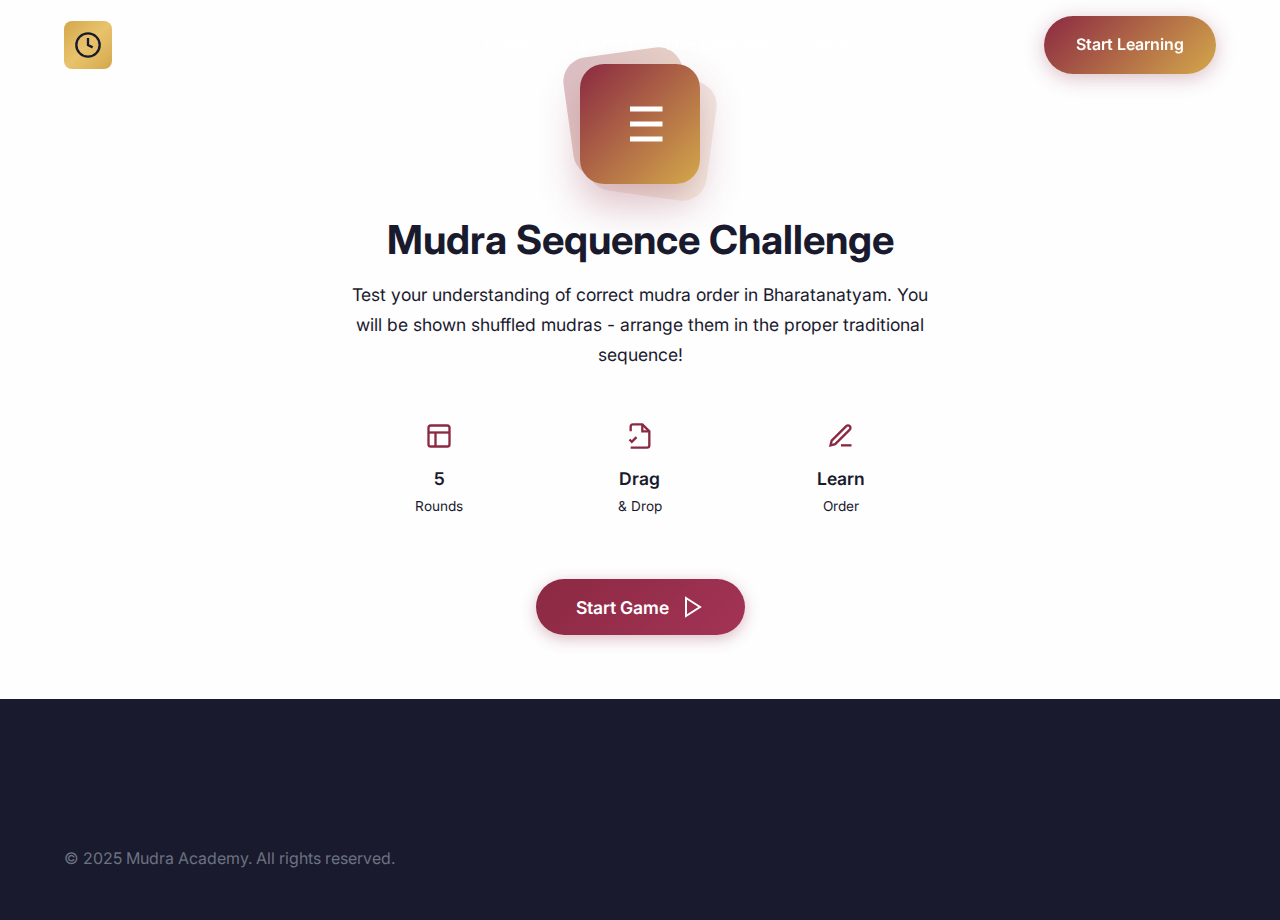
<file: pages/games/sequence.html>
<!DOCTYPE html>
<html lang="en">
<head>
    <meta charset="UTF-8">
    <meta name="viewport" content="width=device-width, initial-scale=1.0">
    <meta name="description" content="Test your knowledge of mudra sequences - arrange mudras in the correct Bharatanatyam order">
    <title>Mudra Sequence - Mudra Academy</title>
    
    <link rel="preconnect" href="https://fonts.googleapis.com">
    <link rel="preconnect" href="https://fonts.gstatic.com" crossorigin>
    <link href="https://fonts.googleapis.com/css2?family=Inter:wght@400;500;600;700&family=Playfair+Display:wght@600;700;800&display=swap" rel="stylesheet">
    <link rel="stylesheet" href="../../css/styles.css">
    <link rel="stylesheet" href="../../css/pages.css">
    
    <link rel="icon" type="image/svg+xml" href="data:image/svg+xml,%3Csvg xmlns='http://www.w3.org/2000/svg' viewBox='0 0 100 100'%3E%3Crect fill='%238B2942' width='100' height='100' rx='20'/%3E%3Ctext x='50' y='65' font-size='50' text-anchor='middle' fill='%23D4A84B' font-family='serif'%3EM%3C/text%3E%3C/svg%3E">
    
    <style>
        /* Sequence Game Styles */
        .sequence-container {
            padding: calc(var(--navbar-height) + 2rem) 0 4rem;
            min-height: calc(100vh - var(--navbar-height));
        }

        /* Start Screen */
        .sequence-start-screen {
            text-align: center;
            padding: 4rem 2rem;
            max-width: 650px;
            margin: 0 auto;
        }

        .sequence-start-icon {
            width: 120px;
            height: 120px;
            background: linear-gradient(135deg, var(--color-primary), var(--color-secondary));
            border-radius: 24px;
            display: flex;
            align-items: center;
            justify-content: center;
            margin: 0 auto 2rem;
            box-shadow: 0 20px 40px rgba(139, 41, 66, 0.3);
            position: relative;
        }

        .sequence-start-icon::before,
        .sequence-start-icon::after {
            content: '';
            position: absolute;
            width: 100%;
            height: 100%;
            border-radius: 24px;
            background: linear-gradient(135deg, var(--color-primary), var(--color-secondary));
            opacity: 0.3;
        }

        .sequence-start-icon::before {
            transform: translate(-12px, -12px) rotate(-8deg);
            z-index: -1;
        }

        .sequence-start-icon::after {
            transform: translate(12px, 12px) rotate(8deg);
            z-index: -2;
            opacity: 0.15;
        }

        .sequence-start-icon svg {
            width: 60px;
            height: 60px;
            color: white;
        }

        .sequence-start-screen h1 {
            font-family: var(--font-display);
            font-size: 2.5rem;
            color: var(--color-text);
            margin-bottom: 1rem;
        }

        .sequence-start-screen > p {
            color: var(--color-text-light);
            font-size: 1.1rem;
            line-height: 1.7;
            margin-bottom: 2rem;
        }

        .sequence-info-cards {
            display: grid;
            grid-template-columns: repeat(3, 1fr);
            gap: 1rem;
            margin-bottom: 2.5rem;
        }

        .sequence-info-card {
            background: var(--color-surface);
            border: 1px solid var(--color-border);
            border-radius: 12px;
            padding: 1.25rem 1rem;
            text-align: center;
        }

        .sequence-info-card svg {
            width: 28px;
            height: 28px;
            color: var(--color-primary);
            margin-bottom: 0.5rem;
        }

        .sequence-info-card span {
            display: block;
            font-weight: 600;
            color: var(--color-text);
            font-size: 1.1rem;
        }

        .sequence-info-card small {
            color: var(--color-text-light);
            font-size: 0.85rem;
        }

        .btn-start-sequence {
            display: inline-flex;
            align-items: center;
            gap: 0.75rem;
            padding: 1rem 2.5rem;
            background: linear-gradient(135deg, var(--color-primary), #a33356);
            color: white;
            font-size: 1.1rem;
            font-weight: 600;
            border: none;
            border-radius: 50px;
            cursor: pointer;
            transition: all 0.3s ease;
            box-shadow: 0 4px 15px rgba(139, 41, 66, 0.3);
        }

        .btn-start-sequence:hover {
            transform: translateY(-2px);
            box-shadow: 0 8px 25px rgba(139, 41, 66, 0.4);
        }

        .btn-start-sequence svg {
            width: 24px;
            height: 24px;
        }

        /* Game Area */
        .sequence-game-area {
            display: none;
            max-width: 900px;
            margin: 0 auto;
            padding: 0 1rem;
        }

        .sequence-game-area.active {
            display: block;
        }

        /* Progress & Stats */
        .sequence-header {
            display: flex;
            justify-content: space-between;
            align-items: center;
            margin-bottom: 2rem;
            flex-wrap: wrap;
            gap: 1rem;
        }

        .sequence-progress {
            display: flex;
            align-items: center;
            gap: 0.75rem;
        }

        .progress-label {
            font-weight: 600;
            color: var(--color-text);
        }

        .progress-dots {
            display: flex;
            gap: 0.5rem;
        }

        .progress-dot {
            width: 12px;
            height: 12px;
            border-radius: 50%;
            background: var(--color-border);
            transition: all 0.3s ease;
        }

        .progress-dot.completed {
            background: #10b981;
        }

        .progress-dot.current {
            background: var(--color-primary);
            transform: scale(1.2);
        }

        .sequence-score {
            display: flex;
            align-items: center;
            gap: 0.5rem;
            background: var(--color-surface);
            border: 1px solid var(--color-border);
            padding: 0.5rem 1rem;
            border-radius: 50px;
            font-weight: 600;
        }

        .sequence-score svg {
            width: 20px;
            height: 20px;
            color: var(--color-secondary);
        }

        /* Game Card */
        .sequence-game-card {
            background: var(--color-surface);
            border: 1px solid var(--color-border);
            border-radius: 24px;
            padding: 2rem;
            box-shadow: 0 10px 40px rgba(0, 0, 0, 0.08);
        }

        .sequence-question {
            text-align: center;
            margin-bottom: 2rem;
        }

        .sequence-question h2 {
            font-family: var(--font-display);
            font-size: 1.5rem;
            color: var(--color-text);
            margin-bottom: 0.5rem;
        }

        .sequence-question p {
            color: var(--color-text-light);
        }

        /* Drop Zone */
        .drop-zone {
            background: linear-gradient(135deg, rgba(139, 41, 66, 0.05), rgba(212, 168, 75, 0.05));
            border: 2px dashed var(--color-border);
            border-radius: 16px;
            padding: 1.5rem;
            min-height: 140px;
            margin-bottom: 2rem;
            display: flex;
            gap: 1rem;
            flex-wrap: wrap;
            justify-content: center;
            align-items: center;
            transition: all 0.3s ease;
        }

        .drop-zone.drag-over {
            border-color: var(--color-primary);
            background: rgba(139, 41, 66, 0.1);
        }

        .drop-zone-placeholder {
            color: var(--color-text-light);
            font-size: 0.95rem;
            display: flex;
            flex-direction: column;
            align-items: center;
            gap: 0.5rem;
        }

        .drop-zone-placeholder svg {
            width: 32px;
            height: 32px;
            opacity: 0.5;
        }

        /* Mudra Items */
        .mudra-item {
            background: var(--color-surface);
            border: 2px solid var(--color-border);
            border-radius: 12px;
            padding: 0.75rem;
            cursor: grab;
            transition: all 0.3s ease;
            text-align: center;
            width: 110px;
            user-select: none;
        }

        .mudra-item:hover {
            border-color: var(--color-primary);
            transform: translateY(-2px);
            box-shadow: 0 5px 15px rgba(0, 0, 0, 0.1);
        }

        .mudra-item.dragging {
            opacity: 0.5;
            cursor: grabbing;
        }

        .mudra-item.in-dropzone {
            border-color: var(--color-primary);
            background: rgba(139, 41, 66, 0.05);
        }

        .mudra-item img {
            width: 80px;
            height: 80px;
            object-fit: cover;
            border-radius: 8px;
            margin-bottom: 0.5rem;
            pointer-events: none;
        }

        .mudra-item .mudra-name {
            font-size: 0.8rem;
            font-weight: 600;
            color: var(--color-text);
            pointer-events: none;
        }

        .mudra-item .order-badge {
            position: absolute;
            top: -8px;
            left: -8px;
            width: 24px;
            height: 24px;
            background: var(--color-primary);
            color: white;
            border-radius: 50%;
            display: flex;
            align-items: center;
            justify-content: center;
            font-size: 0.75rem;
            font-weight: 700;
        }

        /* Shuffled Items Container */
        .shuffled-mudras {
            display: flex;
            gap: 1rem;
            flex-wrap: wrap;
            justify-content: center;
            margin-bottom: 2rem;
            padding: 1rem;
            background: var(--color-background);
            border-radius: 16px;
        }

        /* Action Buttons */
        .sequence-actions {
            display: flex;
            gap: 1rem;
            justify-content: center;
            flex-wrap: wrap;
        }

        .btn-submit {
            display: inline-flex;
            align-items: center;
            gap: 0.75rem;
            padding: 1rem 2rem;
            background: linear-gradient(135deg, var(--color-primary), #a33356);
            color: white;
            font-size: 1rem;
            font-weight: 600;
            border: none;
            border-radius: 50px;
            cursor: pointer;
            transition: all 0.3s ease;
            box-shadow: 0 4px 15px rgba(139, 41, 66, 0.3);
        }

        .btn-submit:hover:not(:disabled) {
            transform: translateY(-2px);
            box-shadow: 0 8px 25px rgba(139, 41, 66, 0.4);
        }

        .btn-submit:disabled {
            opacity: 0.5;
            cursor: not-allowed;
        }

        .btn-reset {
            display: inline-flex;
            align-items: center;
            gap: 0.75rem;
            padding: 1rem 2rem;
            background: var(--color-surface);
            color: var(--color-text);
            font-size: 1rem;
            font-weight: 600;
            border: 2px solid var(--color-border);
            border-radius: 50px;
            cursor: pointer;
            transition: all 0.3s ease;
        }

        .btn-reset:hover {
            border-color: var(--color-primary);
            color: var(--color-primary);
        }

        .btn-submit svg,
        .btn-reset svg {
            width: 20px;
            height: 20px;
        }

        /* Feedback Section */
        .feedback-section {
            display: none;
            margin-top: 2rem;
            padding: 1.5rem;
            border-radius: 16px;
            text-align: center;
        }

        .feedback-section.show {
            display: block;
            animation: slideUp 0.3s ease;
        }

        @keyframes slideUp {
            from { opacity: 0; transform: translateY(10px); }
            to { opacity: 1; transform: translateY(0); }
        }

        .feedback-section.correct {
            background: rgba(16, 185, 129, 0.1);
            border: 1px solid rgba(16, 185, 129, 0.3);
        }

        .feedback-section.incorrect {
            background: rgba(239, 68, 68, 0.1);
            border: 1px solid rgba(239, 68, 68, 0.3);
        }

        .feedback-icon {
            width: 60px;
            height: 60px;
            border-radius: 50%;
            display: flex;
            align-items: center;
            justify-content: center;
            margin: 0 auto 1rem;
        }

        .feedback-section.correct .feedback-icon {
            background: #10b981;
        }

        .feedback-section.incorrect .feedback-icon {
            background: #ef4444;
        }

        .feedback-icon svg {
            width: 30px;
            height: 30px;
            color: white;
        }

        .feedback-title {
            font-size: 1.5rem;
            font-weight: 700;
            margin-bottom: 0.5rem;
        }

        .feedback-section.correct .feedback-title {
            color: #047857;
        }

        .feedback-section.incorrect .feedback-title {
            color: #dc2626;
        }

        .feedback-text {
            color: var(--color-text-light);
            margin-bottom: 1rem;
            line-height: 1.6;
        }

        /* Correct Order Display */
        .correct-order-display {
            margin-top: 1.5rem;
            padding: 1rem;
            background: var(--color-surface);
            border-radius: 12px;
        }

        .correct-order-display h4 {
            font-size: 0.9rem;
            color: var(--color-text);
            margin-bottom: 1rem;
        }

        .correct-order-list {
            display: flex;
            gap: 0.75rem;
            flex-wrap: wrap;
            justify-content: center;
        }

        .correct-order-item {
            display: flex;
            align-items: center;
            gap: 0.5rem;
            background: rgba(16, 185, 129, 0.1);
            padding: 0.5rem 1rem;
            border-radius: 50px;
            font-size: 0.9rem;
        }

        .correct-order-item .order-num {
            width: 22px;
            height: 22px;
            background: #10b981;
            color: white;
            border-radius: 50%;
            display: flex;
            align-items: center;
            justify-content: center;
            font-size: 0.75rem;
            font-weight: 700;
        }

        .btn-next {
            display: inline-flex;
            align-items: center;
            gap: 0.75rem;
            padding: 1rem 2rem;
            background: linear-gradient(135deg, var(--color-primary), #a33356);
            color: white;
            font-size: 1rem;
            font-weight: 600;
            border: none;
            border-radius: 50px;
            cursor: pointer;
            transition: all 0.3s ease;
            margin-top: 1rem;
        }

        .btn-next:hover {
            transform: translateY(-2px);
        }

        .btn-next svg {
            width: 20px;
            height: 20px;
        }

        /* Results Screen */
        .results-screen {
            display: none;
            text-align: center;
            padding: 3rem 2rem;
            max-width: 600px;
            margin: 0 auto;
        }

        .results-screen.active {
            display: block;
        }

        .results-icon {
            width: 140px;
            height: 140px;
            border-radius: 50%;
            display: flex;
            align-items: center;
            justify-content: center;
            margin: 0 auto 2rem;
        }

        .results-icon.excellent {
            background: linear-gradient(135deg, #10b981, #059669);
            box-shadow: 0 20px 40px rgba(16, 185, 129, 0.3);
        }

        .results-icon.good {
            background: linear-gradient(135deg, var(--color-secondary), #c99a3d);
            box-shadow: 0 20px 40px rgba(212, 168, 75, 0.3);
        }

        .results-icon.average {
            background: linear-gradient(135deg, #f59e0b, #d97706);
            box-shadow: 0 20px 40px rgba(245, 158, 11, 0.3);
        }

        .results-icon.needs-practice {
            background: linear-gradient(135deg, var(--color-primary), #a33356);
            box-shadow: 0 20px 40px rgba(139, 41, 66, 0.3);
        }

        .results-icon svg {
            width: 70px;
            height: 70px;
            color: white;
        }

        .results-title {
            font-family: var(--font-display);
            font-size: 2.5rem;
            color: var(--color-text);
            margin-bottom: 0.5rem;
        }

        .results-subtitle {
            color: var(--color-text-light);
            font-size: 1.1rem;
            margin-bottom: 2rem;
        }

        .results-score-card {
            background: var(--color-surface);
            border: 1px solid var(--color-border);
            border-radius: 20px;
            padding: 2rem;
            margin-bottom: 2rem;
        }

        .score-display {
            font-size: 4rem;
            font-weight: 800;
            color: var(--color-primary);
            margin-bottom: 0.5rem;
        }

        .score-display span {
            font-size: 2rem;
            color: var(--color-text-light);
        }

        .score-label {
            color: var(--color-text-light);
            font-size: 1rem;
        }

        .results-actions {
            display: flex;
            gap: 1rem;
            justify-content: center;
            flex-wrap: wrap;
        }

        .btn-restart {
            display: inline-flex;
            align-items: center;
            gap: 0.75rem;
            padding: 1rem 2rem;
            background: linear-gradient(135deg, var(--color-primary), #a33356);
            color: white;
            font-size: 1rem;
            font-weight: 600;
            border: none;
            border-radius: 50px;
            cursor: pointer;
            transition: all 0.3s ease;
        }

        .btn-restart:hover {
            transform: translateY(-2px);
        }

        .btn-home {
            display: inline-flex;
            align-items: center;
            gap: 0.75rem;
            padding: 1rem 2rem;
            background: var(--color-surface);
            color: var(--color-text);
            font-size: 1rem;
            font-weight: 600;
            border: 2px solid var(--color-border);
            border-radius: 50px;
            cursor: pointer;
            transition: all 0.3s ease;
            text-decoration: none;
        }

        .btn-home:hover {
            border-color: var(--color-primary);
            color: var(--color-primary);
        }

        .btn-restart svg,
        .btn-home svg {
            width: 20px;
            height: 20px;
        }

        /* Mobile Responsiveness */
        @media (max-width: 768px) {
            .sequence-start-screen {
                padding: 2rem 1rem;
            }

            .sequence-start-icon {
                width: 100px;
                height: 100px;
            }

            .sequence-start-icon svg {
                width: 50px;
                height: 50px;
            }

            .sequence-start-screen h1 {
                font-size: 1.75rem;
            }

            .sequence-info-cards {
                grid-template-columns: 1fr;
                gap: 0.75rem;
            }

            .sequence-info-card {
                display: flex;
                align-items: center;
                gap: 1rem;
                text-align: left;
                padding: 1rem;
            }

            .sequence-info-card svg {
                margin-bottom: 0;
            }

            .sequence-game-card {
                padding: 1.5rem;
            }

            .sequence-question h2 {
                font-size: 1.25rem;
            }

            .mudra-item {
                width: 90px;
            }

            .mudra-item img {
                width: 65px;
                height: 65px;
            }

            .mudra-item .mudra-name {
                font-size: 0.7rem;
            }

            .drop-zone {
                padding: 1rem;
                min-height: 120px;
            }

            .results-title {
                font-size: 1.75rem;
            }

            .score-display {
                font-size: 3rem;
            }

            .results-actions {
                flex-direction: column;
            }

            .btn-restart,
            .btn-home {
                width: 100%;
                justify-content: center;
            }
        }

        @media (max-width: 480px) {
            .sequence-container {
                padding: 1rem 0 3rem;
            }

            .sequence-start-screen h1 {
                font-size: 1.5rem;
            }

            .sequence-header {
                flex-direction: column;
                align-items: stretch;
            }

            .sequence-progress {
                justify-content: center;
            }

            .sequence-score {
                justify-content: center;
            }

            .mudra-item {
                width: 80px;
                padding: 0.5rem;
            }

            .mudra-item img {
                width: 55px;
                height: 55px;
            }

            .shuffled-mudras {
                gap: 0.5rem;
                padding: 0.75rem;
            }

            .drop-zone {
                gap: 0.5rem;
            }

            .feedback-section {
                padding: 1rem;
            }

            .correct-order-item {
                font-size: 0.8rem;
                padding: 0.4rem 0.75rem;
            }

            .results-score-card {
                padding: 1.5rem;
            }

            .score-display {
                font-size: 2.5rem;
            }

            .score-display span {
                font-size: 1.5rem;
            }
        }
    </style>
</head>
<body>
    <!-- Navigation -->
    <nav class="navbar scrolled">
        <div class="container">
            <a href="../../index.html" class="logo">
                <div class="logo-icon">
                    <svg viewBox="0 0 24 24" fill="none" stroke="currentColor" stroke-width="2">
                        <path d="M12 2C6.48 2 2 6.48 2 12s4.48 10 10 10 10-4.48 10-10S17.52 2 12 2z"/>
                        <path d="M12 6v6l4 2"/>
                    </svg>
                </div>
                <span class="logo-text">Mudra Academy</span>
            </a>
            
            <ul class="nav-links">
                <li><a href="../../index.html#features">Features</a></li>
                <li><a href="../../index.html#games">Games</a></li>
                <li><a href="../../index.html#webcam">Live Detection</a></li>
                <li><a href="../library.html">Library</a></li>
            </ul>
            
            <div class="nav-cta">
                <a href="../learn.html" class="btn btn-primary">Start Learning</a>
            </div>
            
            <button class="mobile-menu-btn" aria-label="Toggle menu">
                <span></span>
                <span></span>
                <span></span>
            </button>
        </div>
    </nav>

    <!-- Sequence Container -->
    <section class="sequence-container">
        <div class="container">
            <!-- Start Screen -->
            <div class="sequence-start-screen" id="startScreen">
                <div class="sequence-start-icon">
                    <svg viewBox="0 0 24 24" fill="none" stroke="currentColor" stroke-width="2">
                        <line x1="8" y1="6" x2="21" y2="6"/>
                        <line x1="8" y1="12" x2="21" y2="12"/>
                        <line x1="8" y1="18" x2="21" y2="18"/>
                        <line x1="3" y1="6" x2="3.01" y2="6"/>
                        <line x1="3" y1="12" x2="3.01" y2="12"/>
                        <line x1="3" y1="18" x2="3.01" y2="18"/>
                    </svg>
                </div>
                <h1>Mudra Sequence Challenge</h1>
                <p>Test your understanding of correct mudra order in Bharatanatyam. You will be shown shuffled mudras - arrange them in the proper traditional sequence!</p>
                
                <div class="sequence-info-cards">
                    <div class="sequence-info-card">
                        <svg viewBox="0 0 24 24" fill="none" stroke="currentColor" stroke-width="2">
                            <rect x="3" y="3" width="18" height="18" rx="2" ry="2"/>
                            <line x1="3" y1="9" x2="21" y2="9"/>
                            <line x1="9" y1="21" x2="9" y2="9"/>
                        </svg>
                        <div>
                            <span>5</span>
                            <small>Rounds</small>
                        </div>
                    </div>
                    <div class="sequence-info-card">
                        <svg viewBox="0 0 24 24" fill="none" stroke="currentColor" stroke-width="2">
                            <polyline points="14 2 14 8 20 8"/>
                            <path d="M4 22h14a2 2 0 0 0 2-2V8l-6-6H6a2 2 0 0 0-2 2v4"/>
                            <path d="m3 15 2 2 4-4"/>
                        </svg>
                        <div>
                            <span>Drag</span>
                            <small>& Drop</small>
                        </div>
                    </div>
                    <div class="sequence-info-card">
                        <svg viewBox="0 0 24 24" fill="none" stroke="currentColor" stroke-width="2">
                            <path d="M12 20h9"/>
                            <path d="M16.5 3.5a2.121 2.121 0 0 1 3 3L7 19l-4 1 1-4L16.5 3.5z"/>
                        </svg>
                        <div>
                            <span>Learn</span>
                            <small>Order</small>
                        </div>
                    </div>
                </div>

                <button class="btn-start-sequence" onclick="startGame()">
                    <span>Start Game</span>
                    <svg viewBox="0 0 24 24" fill="none" stroke="currentColor" stroke-width="2">
                        <polygon points="5 3 19 12 5 21 5 3"/>
                    </svg>
                </button>
            </div>

            <!-- Game Area -->
            <div class="sequence-game-area" id="gameArea">
                <!-- Header -->
                <div class="sequence-header">
                    <div class="sequence-progress">
                        <span class="progress-label">Round:</span>
                        <div class="progress-dots" id="progressDots">
                            <!-- Dots will be generated -->
                        </div>
                    </div>
                    <div class="sequence-score">
                        <svg viewBox="0 0 24 24" fill="none" stroke="currentColor" stroke-width="2">
                            <polygon points="12 2 15.09 8.26 22 9.27 17 14.14 18.18 21.02 12 17.77 5.82 21.02 7 14.14 2 9.27 8.91 8.26 12 2"/>
                        </svg>
                        <span id="scoreDisplay">0/5</span>
                    </div>
                </div>

                <!-- Game Card -->
                <div class="sequence-game-card">
                    <div class="sequence-question">
                        <h2>Arrange the mudras in correct order</h2>
                        <p>Drag mudras to the drop zone in the proper sequence</p>
                    </div>

                    <!-- Drop Zone -->
                    <div class="drop-zone" id="dropZone">
                        <div class="drop-zone-placeholder" id="dropPlaceholder">
                            <svg viewBox="0 0 24 24" fill="none" stroke="currentColor" stroke-width="2">
                                <path d="M21 15v4a2 2 0 0 1-2 2H5a2 2 0 0 1-2-2v-4"/>
                                <polyline points="17 8 12 3 7 8"/>
                                <line x1="12" y1="3" x2="12" y2="15"/>
                            </svg>
                            <span>Drop mudras here in order</span>
                        </div>
                    </div>

                    <!-- Shuffled Mudras -->
                    <div class="shuffled-mudras" id="shuffledMudras">
                        <!-- Mudra items will be generated -->
                    </div>

                    <!-- Actions -->
                    <div class="sequence-actions" id="actionButtons">
                        <button class="btn-reset" onclick="resetRound()">
                            <svg viewBox="0 0 24 24" fill="none" stroke="currentColor" stroke-width="2">
                                <polyline points="23 4 23 10 17 10"/>
                                <path d="M20.49 15a9 9 0 1 1-2.12-9.36L23 10"/>
                            </svg>
                            <span>Reset</span>
                        </button>
                        <button class="btn-submit" id="submitBtn" onclick="checkAnswer()" disabled>
                            <svg viewBox="0 0 24 24" fill="none" stroke="currentColor" stroke-width="2">
                                <polyline points="20 6 9 17 4 12"/>
                            </svg>
                            <span>Submit</span>
                        </button>
                    </div>

                    <!-- Feedback -->
                    <div class="feedback-section" id="feedbackSection">
                        <div class="feedback-icon">
                            <svg id="feedbackIconCorrect" viewBox="0 0 24 24" fill="none" stroke="currentColor" stroke-width="2">
                                <polyline points="20 6 9 17 4 12"/>
                            </svg>
                            <svg id="feedbackIconIncorrect" viewBox="0 0 24 24" fill="none" stroke="currentColor" stroke-width="2" style="display:none;">
                                <line x1="18" y1="6" x2="6" y2="18"/>
                                <line x1="6" y1="6" x2="18" y2="18"/>
                            </svg>
                        </div>
                        <h3 class="feedback-title" id="feedbackTitle">Well Done!</h3>
                        <p class="feedback-text" id="feedbackText"></p>
                        
                        <div class="correct-order-display" id="correctOrderDisplay" style="display:none;">
                            <h4>Correct Order:</h4>
                            <div class="correct-order-list" id="correctOrderList">
                                <!-- Correct order will be shown -->
                            </div>
                        </div>

                        <button class="btn-next" id="nextBtn" onclick="nextRound()">
                            <span>Next Round</span>
                            <svg viewBox="0 0 24 24" fill="none" stroke="currentColor" stroke-width="2">
                                <line x1="5" y1="12" x2="19" y2="12"/>
                                <polyline points="12 5 19 12 12 19"/>
                            </svg>
                        </button>
                    </div>
                </div>
            </div>

            <!-- Results Screen -->
            <div class="results-screen" id="resultsScreen">
                <div class="results-icon" id="resultsIcon">
                    <svg id="resultsIconSvg" viewBox="0 0 24 24" fill="none" stroke="currentColor" stroke-width="2">
                        <path d="M22 11.08V12a10 10 0 1 1-5.93-9.14"/>
                        <polyline points="22 4 12 14.01 9 11.01"/>
                    </svg>
                </div>
                <h2 class="results-title" id="resultsTitle">Great Job!</h2>
                <p class="results-subtitle" id="resultsSubtitle">You've completed all rounds</p>

                <div class="results-score-card">
                    <div class="score-display">
                        <span id="finalScore">0</span><span>/5</span>
                    </div>
                    <p class="score-label">Sequences Correct</p>
                </div>

                <div class="results-actions">
                    <button class="btn-restart" onclick="restartGame()">
                        <svg viewBox="0 0 24 24" fill="none" stroke="currentColor" stroke-width="2">
                            <polyline points="23 4 23 10 17 10"/>
                            <path d="M20.49 15a9 9 0 1 1-2.12-9.36L23 10"/>
                        </svg>
                        <span>Play Again</span>
                    </button>
                    <a href="../../index.html#games" class="btn-home">
                        <svg viewBox="0 0 24 24" fill="none" stroke="currentColor" stroke-width="2">
                            <path d="m3 9 9-7 9 7v11a2 2 0 0 1-2 2H5a2 2 0 0 1-2-2z"/>
                            <polyline points="9 22 9 12 15 12 15 22"/>
                        </svg>
                        <span>More Games</span>
                    </a>
                </div>
            </div>
        </div>
    </section>

    <footer class="footer">
        <div class="container">
            <div class="footer-simple">
                <a href="../../index.html" class="footer-logo">
                    <span>Mudra Academy</span>
                </a>
                <nav class="footer-nav">
                    <a href="../../index.html">Home</a>
                    <a href="../library.html">Library</a>
                    <a href="../detection-mode.html">Detection</a>
                    <a href="../../index.html#games">Games</a>
                </nav>
                <p class="footer-copy">&copy; 2025 Mudra Academy. All rights reserved.</p>
            </div>
        </div>
    </footer>

    <script src="../../js/main.js"></script>
    <script>
        // Predefined Mudra Sequences (correct order)
        const mudraSequences = [
            {
                name: "Basic Asamyukta Sequence 1",
                mudras: [
                    { name: "Pataka", image: "Pataka.jpg" },
                    { name: "Tripataka", image: "Tripataka.jpg" },
                    { name: "Ardhapataka", image: "Ardhapataka.jpg" },
                    { name: "Kartarimukha", image: "Kartarimukha.jpg" }
                ],
                explanation: "This sequence follows the traditional order of the first four Asamyukta Hasta mudras as described in the Natyashastra."
            },
            {
                name: "Basic Asamyukta Sequence 2",
                mudras: [
                    { name: "Mayura", image: "Mayura.jpg" },
                    { name: "Ardhachandra", image: "Ardhachandra.jpg" },
                    { name: "Arala", image: "Arala.jpg" },
                    { name: "Shukatunda", image: "Sukatunda.jpg" }
                ],
                explanation: "These mudras continue the Asamyukta Hasta sequence, each representing distinct hand formations."
            },
            {
                name: "Fist Variations",
                mudras: [
                    { name: "Mushti", image: "Musti.jpg" },
                    { name: "Shikhara", image: "Sikharam.jpg" },
                    { name: "Kapitta", image: "Kapittha.jpg" },
                    { name: "Katakamukha", image: "Katakamukha.jpg" }
                ],
                explanation: "This sequence shows the progression of closed-hand mudras from basic fist to more complex formations."
            },
            {
                name: "Finger Point Sequence",
                mudras: [
                    { name: "Suchi", image: "Suchi.jpg" },
                    { name: "Chandrakala", image: "Chandrakala.jpg" },
                    { name: "Padmakosha", image: "Padmakosa.jpg" },
                    { name: "Sarpashirsha", image: "Sarpashirsa.jpg" }
                ],
                explanation: "These mudras demonstrate the evolution from pointing gestures to curved animal representations."
            },
            {
                name: "Nature & Animals",
                mudras: [
                    { name: "Mrigashirsha", image: "Mrugashirsha-Hasta.jpg" },
                    { name: "Simhamukha", image: "Simhamukha.jpg" },
                    { name: "Kangula", image: "Kangula.jpg" },
                    { name: "Alapadma", image: "Alapadma.jpg" }
                ],
                explanation: "This sequence represents animals and nature - from deer to lion to bell to the full lotus bloom."
            },
            {
                name: "Advanced Sequence 1",
                mudras: [
                    { name: "Chatura", image: "Chautra.jpg" },
                    { name: "Bhramara", image: "Bharma.jpg" },
                    { name: "Hamsasya", image: "Hamsasya.jpg" },
                    { name: "Hamsapaksha", image: "Hamsapaksa.jpg" }
                ],
                explanation: "This sequence shows the clever hand followed by bee and swan-related mudras."
            },
            {
                name: "Closing Mudras",
                mudras: [
                    { name: "Mukula", image: "Mukula.jpg" },
                    { name: "Tamrachuda", image: "Tamracuda.jpg" },
                    { name: "Trishula", image: "Trisula.jpg" },
                    { name: "Pataka", image: "Pataka.jpg" }
                ],
                explanation: "The final sequence in traditional order, ending with the foundational Pataka mudra."
            }
        ];

        // Game State
        let currentRound = 0;
        let score = 0;
        let totalRounds = 5;
        let currentSequence = null;
        let userOrder = [];
        let answered = false;
        let usedSequences = [];

        // Shuffle array
        function shuffleArray(array) {
            const shuffled = [...array];
            for (let i = shuffled.length - 1; i > 0; i--) {
                const j = Math.floor(Math.random() * (i + 1));
                [shuffled[i], shuffled[j]] = [shuffled[j], shuffled[i]];
            }
            return shuffled;
        }

        // Start Game
        function startGame() {
            currentRound = 0;
            score = 0;
            usedSequences = [];
            
            document.getElementById('startScreen').style.display = 'none';
            document.getElementById('gameArea').classList.add('active');
            document.getElementById('resultsScreen').classList.remove('active');

            generateProgressDots();
            loadRound();
        }

        // Generate Progress Dots
        function generateProgressDots() {
            const dotsContainer = document.getElementById('progressDots');
            dotsContainer.innerHTML = '';
            
            for (let i = 0; i < totalRounds; i++) {
                const dot = document.createElement('div');
                dot.className = 'progress-dot';
                if (i === 0) dot.classList.add('current');
                dotsContainer.appendChild(dot);
            }
        }

        // Update Progress Dots
        function updateProgressDots() {
            const dots = document.querySelectorAll('.progress-dot');
            dots.forEach((dot, index) => {
                dot.classList.remove('current', 'completed');
                if (index < currentRound) {
                    dot.classList.add('completed');
                } else if (index === currentRound) {
                    dot.classList.add('current');
                }
            });
        }

        // Load Round
        function loadRound() {
            answered = false;
            userOrder = [];

            // Get a random sequence that hasn't been used
            let availableSequences = mudraSequences.filter((_, index) => !usedSequences.includes(index));
            if (availableSequences.length === 0) {
                usedSequences = [];
                availableSequences = mudraSequences;
            }
            
            const randomIndex = Math.floor(Math.random() * availableSequences.length);
            const originalIndex = mudraSequences.indexOf(availableSequences[randomIndex]);
            usedSequences.push(originalIndex);
            currentSequence = availableSequences[randomIndex];

            // Update UI
            document.getElementById('scoreDisplay').textContent = score + '/' + totalRounds;
            updateProgressDots();

            // Generate shuffled mudras
            const shuffledMudras = shuffleArray([...currentSequence.mudras]);
            const mudrasContainer = document.getElementById('shuffledMudras');
            mudrasContainer.innerHTML = '';

            shuffledMudras.forEach((mudra, index) => {
                const item = createMudraItem(mudra, index);
                mudrasContainer.appendChild(item);
            });

            // Reset drop zone
            const dropZone = document.getElementById('dropZone');
            dropZone.innerHTML = '<div class="drop-zone-placeholder" id="dropPlaceholder"><svg viewBox="0 0 24 24" fill="none" stroke="currentColor" stroke-width="2"><path d="M21 15v4a2 2 0 0 1-2 2H5a2 2 0 0 1-2-2v-4"/><polyline points="17 8 12 3 7 8"/><line x1="12" y1="3" x2="12" y2="15"/></svg><span>Drop mudras here in order</span></div>';

            // Reset buttons and feedback
            document.getElementById('submitBtn').disabled = true;
            document.getElementById('actionButtons').style.display = 'flex';
            document.getElementById('feedbackSection').classList.remove('show', 'correct', 'incorrect');
            document.getElementById('correctOrderDisplay').style.display = 'none';

            // Setup drag and drop
            setupDragAndDrop();
        }

        // Create Mudra Item
        function createMudraItem(mudra, index) {
            const item = document.createElement('div');
            item.className = 'mudra-item';
            item.draggable = true;
            item.dataset.name = mudra.name;
            item.dataset.image = mudra.image;
            item.innerHTML = '<img src="../../assets/images/Mudras/' + mudra.image + '" alt="' + mudra.name + '"><div class="mudra-name">' + mudra.name + '</div>';
            return item;
        }

        // Setup Drag and Drop
        function setupDragAndDrop() {
            const mudraItems = document.querySelectorAll('.mudra-item');
            const dropZone = document.getElementById('dropZone');
            const shuffledContainer = document.getElementById('shuffledMudras');

            mudraItems.forEach(item => {
                item.addEventListener('dragstart', handleDragStart);
                item.addEventListener('dragend', handleDragEnd);
                item.addEventListener('click', handleClick);
            });

            dropZone.addEventListener('dragover', handleDragOver);
            dropZone.addEventListener('dragleave', handleDragLeave);
            dropZone.addEventListener('drop', handleDrop);

            // Touch support
            mudraItems.forEach(item => {
                item.addEventListener('touchstart', handleTouchStart, { passive: true });
            });
        }

        let draggedItem = null;

        function handleDragStart(e) {
            draggedItem = this;
            this.classList.add('dragging');
            e.dataTransfer.effectAllowed = 'move';
        }

        function handleDragEnd(e) {
            this.classList.remove('dragging');
            draggedItem = null;
        }

        function handleDragOver(e) {
            e.preventDefault();
            this.classList.add('drag-over');
        }

        function handleDragLeave(e) {
            this.classList.remove('drag-over');
        }

        function handleDrop(e) {
            e.preventDefault();
            this.classList.remove('drag-over');
            
            if (draggedItem && !answered) {
                addToDropZone(draggedItem);
            }
        }

        function handleClick(e) {
            if (answered) return;
            
            const item = e.currentTarget;
            if (item.classList.contains('in-dropzone')) {
                removeFromDropZone(item);
            } else {
                addToDropZone(item);
            }
        }

        function handleTouchStart(e) {
            if (answered) return;
            const item = e.currentTarget;
            if (item.classList.contains('in-dropzone')) {
                removeFromDropZone(item);
            } else {
                addToDropZone(item);
            }
        }

        function addToDropZone(item) {
            const dropZone = document.getElementById('dropZone');
            const placeholder = document.getElementById('dropPlaceholder');
            
            if (placeholder) {
                placeholder.remove();
            }

            item.classList.add('in-dropzone');
            dropZone.appendChild(item);

            userOrder.push({
                name: item.dataset.name,
                image: item.dataset.image
            });

            updateSubmitButton();
        }

        function removeFromDropZone(item) {
            const shuffledContainer = document.getElementById('shuffledMudras');
            
            item.classList.remove('in-dropzone');
            shuffledContainer.appendChild(item);

            userOrder = userOrder.filter(m => m.name !== item.dataset.name);

            updateSubmitButton();
            checkDropZonePlaceholder();
        }

        function checkDropZonePlaceholder() {
            const dropZone = document.getElementById('dropZone');
            const itemsInZone = dropZone.querySelectorAll('.mudra-item');
            
            if (itemsInZone.length === 0) {
                dropZone.innerHTML = '<div class="drop-zone-placeholder" id="dropPlaceholder"><svg viewBox="0 0 24 24" fill="none" stroke="currentColor" stroke-width="2"><path d="M21 15v4a2 2 0 0 1-2 2H5a2 2 0 0 1-2-2v-4"/><polyline points="17 8 12 3 7 8"/><line x1="12" y1="3" x2="12" y2="15"/></svg><span>Drop mudras here in order</span></div>';
            }
        }

        function updateSubmitButton() {
            const submitBtn = document.getElementById('submitBtn');
            submitBtn.disabled = userOrder.length !== currentSequence.mudras.length;
        }

        // Reset Round
        function resetRound() {
            if (answered) return;
            loadRound();
        }

        // Check Answer
        function checkAnswer() {
            if (answered) return;
            answered = true;

            const isCorrect = userOrder.every((mudra, index) => 
                mudra.name === currentSequence.mudras[index].name
            );

            const feedbackSection = document.getElementById('feedbackSection');
            const feedbackTitle = document.getElementById('feedbackTitle');
            const feedbackText = document.getElementById('feedbackText');
            const correctOrderDisplay = document.getElementById('correctOrderDisplay');
            const actionButtons = document.getElementById('actionButtons');

            feedbackSection.classList.remove('correct', 'incorrect');
            actionButtons.style.display = 'none';

            if (isCorrect) {
                score++;
                document.getElementById('scoreDisplay').textContent = score + '/' + totalRounds;
                
                feedbackSection.classList.add('show', 'correct');
                feedbackTitle.textContent = 'Well Done!';
                feedbackText.textContent = 'You arranged the mudras correctly! ' + currentSequence.explanation;
                correctOrderDisplay.style.display = 'none';
                
                document.getElementById('feedbackIconCorrect').style.display = 'block';
                document.getElementById('feedbackIconIncorrect').style.display = 'none';
            } else {
                feedbackSection.classList.add('show', 'incorrect');
                feedbackTitle.textContent = 'Not Quite Right';
                feedbackText.textContent = currentSequence.explanation;
                
                // Show correct order
                correctOrderDisplay.style.display = 'block';
                const correctOrderList = document.getElementById('correctOrderList');
                correctOrderList.innerHTML = '';
                
                currentSequence.mudras.forEach((mudra, index) => {
                    const orderItem = document.createElement('div');
                    orderItem.className = 'correct-order-item';
                    orderItem.innerHTML = '<span class="order-num">' + (index + 1) + '</span><span>' + mudra.name + '</span>';
                    correctOrderList.appendChild(orderItem);
                });

                document.getElementById('feedbackIconCorrect').style.display = 'none';
                document.getElementById('feedbackIconIncorrect').style.display = 'block';
            }

            // Update next button text
            const nextBtn = document.getElementById('nextBtn');
            if (currentRound >= totalRounds - 1) {
                nextBtn.innerHTML = '<span>See Results</span><svg viewBox="0 0 24 24" fill="none" stroke="currentColor" stroke-width="2"><path d="M22 11.08V12a10 10 0 1 1-5.93-9.14"/><polyline points="22 4 12 14.01 9 11.01"/></svg>';
            } else {
                nextBtn.innerHTML = '<span>Next Round</span><svg viewBox="0 0 24 24" fill="none" stroke="currentColor" stroke-width="2"><line x1="5" y1="12" x2="19" y2="12"/><polyline points="12 5 19 12 12 19"/></svg>';
            }
            
            // Auto-scroll to show feedback section
            setTimeout(() => {
                feedbackSection.scrollIntoView({ behavior: 'smooth', block: 'center' });
            }, 100);
        }

        // Next Round
        function nextRound() {
            currentRound++;
            
            if (currentRound >= totalRounds) {
                showResults();
            } else {
                loadRound();
            }
        }

        // Show Results
        function showResults() {
            document.getElementById('gameArea').classList.remove('active');
            document.getElementById('resultsScreen').classList.add('active');

            document.getElementById('finalScore').textContent = score;

            const resultsIcon = document.getElementById('resultsIcon');
            const resultsTitle = document.getElementById('resultsTitle');
            const resultsSubtitle = document.getElementById('resultsSubtitle');
            const iconSvg = document.getElementById('resultsIconSvg');

            resultsIcon.className = 'results-icon';

            const percentage = (score / totalRounds) * 100;

            if (percentage >= 80) {
                resultsIcon.classList.add('excellent');
                resultsTitle.textContent = 'Excellent!';
                resultsSubtitle.textContent = 'You have mastered the mudra sequences!';
                iconSvg.innerHTML = '<path d="M12 2L15.09 8.26L22 9.27L17 14.14L18.18 21.02L12 17.77L5.82 21.02L7 14.14L2 9.27L8.91 8.26L12 2Z"/>';
            } else if (percentage >= 60) {
                resultsIcon.classList.add('good');
                resultsTitle.textContent = 'Great Job!';
                resultsSubtitle.textContent = 'You know your mudra sequences well!';
                iconSvg.innerHTML = '<path d="M22 11.08V12a10 10 0 1 1-5.93-9.14"/><polyline points="22 4 12 14.01 9 11.01"/>';
            } else if (percentage >= 40) {
                resultsIcon.classList.add('average');
                resultsTitle.textContent = 'Good Effort!';
                resultsSubtitle.textContent = 'Keep practicing the sequences!';
                iconSvg.innerHTML = '<circle cx="12" cy="12" r="10"/><line x1="12" y1="8" x2="12" y2="12"/><line x1="12" y1="16" x2="12.01" y2="16"/>';
            } else {
                resultsIcon.classList.add('needs-practice');
                resultsTitle.textContent = 'Keep Learning!';
                resultsSubtitle.textContent = 'Visit the library to study the mudra order!';
                iconSvg.innerHTML = '<path d="M4 19.5A2.5 2.5 0 0 1 6.5 17H20"/><path d="M6.5 2H20v20H6.5A2.5 2.5 0 0 1 4 19.5v-15A2.5 2.5 0 0 1 6.5 2z"/>';
            }
        }

        // Restart Game
        function restartGame() {
            startGame();
        }

        // Initialize mobile menu
        document.addEventListener('DOMContentLoaded', function() {
            const mobileMenuBtn = document.querySelector('.mobile-menu-btn');
            const navLinks = document.querySelector('.nav-links');
            
            if (mobileMenuBtn && navLinks) {
                mobileMenuBtn.addEventListener('click', function() {
                    navLinks.classList.toggle('active');
                    this.classList.toggle('active');
                });
            }
        });
    </script>
</body>
</html>
</file>
<file: css/styles.css>
/* ========================================
   MUDRA - Bharatanatyam Learning Platform
   Main Stylesheet
   ======================================== */

/* ========== CSS Variables ========== */
:root {
    /* Primary Colors - Rich Indian Aesthetic */
    --color-primary: #8B2942;
    --color-primary-light: #A93553;
    --color-primary-dark: #6B1F32;
    
    /* Secondary Colors - Gold Accents */
    --color-secondary: #D4A84B;
    --color-secondary-light: #E8C36C;
    --color-secondary-dark: #B8923D;
    
    /* Accent Colors */
    --color-accent: #2D5A5A;
    --color-accent-light: #3D7A7A;
    
    /* Neutral Colors */
    --color-dark: #1A1A2E;
    --color-dark-light: #252540;
    --color-light: #FEFEFE;
    --color-light-warm: #FDF8F3;
    --color-gray: #6B7280;
    --color-gray-light: #E5E7EB;
    
    /* Gradients */
    --gradient-primary: linear-gradient(135deg, #8B2942 0%, #D4A84B 100%);
    --gradient-hero: linear-gradient(135deg, #1A1A2E 0%, #2D3748 50%, #1A1A2E 100%);
    --gradient-card: linear-gradient(180deg, rgba(139, 41, 66, 0.05) 0%, rgba(212, 168, 75, 0.05) 100%);
    --gradient-gold: linear-gradient(135deg, #D4A84B 0%, #E8C36C 50%, #D4A84B 100%);
    
    /* Typography */
    --font-heading: 'Playfair Display', Georgia, serif;
    --font-body: 'Inter', -apple-system, BlinkMacSystemFont, 'Segoe UI', sans-serif;
    
    /* Spacing */
    --spacing-xs: 0.25rem;
    --spacing-sm: 0.5rem;
    --spacing-md: 1rem;
    --spacing-lg: 1.5rem;
    --spacing-xl: 2rem;
    --spacing-2xl: 3rem;
    --spacing-3xl: 4rem;
    --spacing-4xl: 6rem;
    
    /* Border Radius */
    --radius-sm: 4px;
    --radius-md: 8px;
    --radius-lg: 16px;
    --radius-xl: 24px;
    --radius-full: 9999px;
    
    /* Shadows */
    --shadow-sm: 0 1px 2px rgba(0, 0, 0, 0.05);
    --shadow-md: 0 4px 6px -1px rgba(0, 0, 0, 0.1), 0 2px 4px -1px rgba(0, 0, 0, 0.06);
    --shadow-lg: 0 10px 15px -3px rgba(0, 0, 0, 0.1), 0 4px 6px -2px rgba(0, 0, 0, 0.05);
    --shadow-xl: 0 20px 25px -5px rgba(0, 0, 0, 0.1), 0 10px 10px -5px rgba(0, 0, 0, 0.04);
    --shadow-gold: 0 4px 20px rgba(212, 168, 75, 0.3);
    --shadow-primary: 0 4px 20px rgba(139, 41, 66, 0.3);
    
    /* Transitions */
    --transition-fast: 150ms ease;
    --transition-base: 300ms ease;
    --transition-slow: 500ms ease;
    
    /* Container */
    --container-max: 1200px;
    --container-padding: 1.5rem;
}

/* ========== Reset & Base ========== */
*, *::before, *::after {
    box-sizing: border-box;
    margin: 0;
    padding: 0;
}

html {
    scroll-behavior: smooth;
    font-size: 16px;
}

body {
    font-family: var(--font-body);
    font-size: 1rem;
    line-height: 1.6;
    color: var(--color-dark);
    background-color: var(--color-light);
    overflow-x: hidden;
    -webkit-font-smoothing: antialiased;
    -moz-osx-font-smoothing: grayscale;
}

img {
    max-width: 100%;
    height: auto;
    display: block;
}

a {
    text-decoration: none;
    color: inherit;
    transition: color var(--transition-fast);
}

ul, ol {
    list-style: none;
}

button {
    font-family: inherit;
    cursor: pointer;
    border: none;
    background: none;
}

/* ========== Typography ========== */
h1, h2, h3, h4, h5, h6 {
    font-family: var(--font-heading);
    font-weight: 700;
    line-height: 1.2;
    color: var(--color-dark);
}

h1 { font-size: clamp(2.5rem, 5vw, 4rem); }
h2 { font-size: clamp(2rem, 4vw, 3rem); }
h3 { font-size: clamp(1.5rem, 3vw, 2rem); }
h4 { font-size: clamp(1.25rem, 2vw, 1.5rem); }

p {
    margin-bottom: var(--spacing-md);
    color: var(--color-gray);
}

.text-gradient {
    background: var(--gradient-primary);
    -webkit-background-clip: text;
    -webkit-text-fill-color: transparent;
    background-clip: text;
}

.text-gold {
    color: var(--color-secondary);
}

/* ========== Layout ========== */
.container {
    max-width: var(--container-max);
    margin: 0 auto;
    padding: 0 var(--container-padding);
}

.section {
    padding: var(--spacing-4xl) 0;
}

.section-header {
    text-align: center;
    margin-bottom: var(--spacing-3xl);
}

.section-header h2 {
    margin-bottom: var(--spacing-md);
}

.section-header p {
    max-width: 600px;
    margin: 0 auto;
    font-size: 1.125rem;
}

/* ========== Buttons ========== */
.btn {
    display: inline-flex;
    align-items: center;
    justify-content: center;
    gap: var(--spacing-sm);
    padding: var(--spacing-md) var(--spacing-xl);
    font-size: 1rem;
    font-weight: 600;
    border-radius: var(--radius-full);
    transition: all var(--transition-base);
    position: relative;
    overflow: hidden;
}

.btn-primary {
    background: var(--gradient-primary);
    color: var(--color-light);
    box-shadow: var(--shadow-primary);
}

.btn-primary:hover {
    transform: translateY(-2px);
    box-shadow: 0 8px 30px rgba(139, 41, 66, 0.4);
}

.btn-secondary {
    background: transparent;
    color: var(--color-light);
    border: 2px solid var(--color-secondary);
}

.btn-secondary:hover {
    background: var(--color-secondary);
    color: var(--color-dark);
}

.btn-gold {
    background: var(--gradient-gold);
    color: var(--color-dark);
    box-shadow: var(--shadow-gold);
}

.btn-gold:hover {
    transform: translateY(-2px);
    box-shadow: 0 8px 30px rgba(212, 168, 75, 0.5);
}

.btn-outline {
    background: transparent;
    color: var(--color-primary);
    border: 2px solid var(--color-primary);
}

.btn-outline:hover {
    background: var(--color-primary);
    color: var(--color-light);
}

.btn-lg {
    padding: var(--spacing-lg) var(--spacing-2xl);
    font-size: 1.125rem;
}

/* ========== Navigation ========== */
.navbar {
    position: fixed;
    top: 0;
    left: 0;
    right: 0;
    z-index: 1000;
    padding: var(--spacing-md) 0;
    transition: all var(--transition-base);
}

.navbar.scrolled {
    background: rgba(26, 26, 46, 0.95);
    backdrop-filter: blur(10px);
    box-shadow: var(--shadow-lg);
}

.navbar .container {
    display: flex;
    align-items: center;
    justify-content: space-between;
}

.logo {
    display: flex;
    align-items: center;
    gap: var(--spacing-sm);
}

.logo-icon {
    width: 48px;
    height: 48px;
    background: var(--gradient-gold);
    border-radius: var(--radius-md);
    display: flex;
    align-items: center;
    justify-content: center;
}

.logo-icon svg {
    width: 28px;
    height: 28px;
    color: var(--color-dark);
}

.logo-text {
    font-family: var(--font-heading);
    font-size: 1.5rem;
    font-weight: 700;
    color: var(--color-light);
}

.nav-links {
    display: flex;
    align-items: center;
    gap: var(--spacing-xl);
}

.nav-links a {
    color: rgba(255, 255, 255, 0.8);
    font-weight: 500;
    position: relative;
}

.nav-links a::after {
    content: '';
    position: absolute;
    bottom: -4px;
    left: 0;
    width: 0;
    height: 2px;
    background: var(--color-secondary);
    transition: width var(--transition-base);
}

.nav-links a:hover {
    color: var(--color-light);
}

.nav-links a:hover::after {
    width: 100%;
}

.nav-cta {
    display: flex;
    align-items: center;
    gap: var(--spacing-md);
}

.mobile-menu-btn {
    display: none;
    flex-direction: column;
    gap: 5px;
    padding: var(--spacing-sm);
}

.mobile-menu-btn span {
    width: 24px;
    height: 2px;
    background: var(--color-light);
    transition: all var(--transition-base);
}

/* ========== Hero Section ========== */
.hero {
    min-height: 100vh;
    background: var(--gradient-hero);
    display: flex;
    align-items: center;
    position: relative;
    overflow: hidden;
}

.hero::before {
    content: '';
    position: absolute;
    top: 0;
    left: 0;
    right: 0;
    bottom: 0;
    background: url("data:image/svg+xml,%3Csvg width='60' height='60' viewBox='0 0 60 60' xmlns='http://www.w3.org/2000/svg'%3E%3Cg fill='none' fill-rule='evenodd'%3E%3Cg fill='%23D4A84B' fill-opacity='0.03'%3E%3Cpath d='M36 34v-4h-2v4h-4v2h4v4h2v-4h4v-2h-4zm0-30V0h-2v4h-4v2h4v4h2V6h4V4h-4zM6 34v-4H4v4H0v2h4v4h2v-4h4v-2H6zM6 4V0H4v4H0v2h4v4h2V6h4V4H6z'/%3E%3C/g%3E%3C/g%3E%3C/svg%3E");
    opacity: 0.5;
}

.hero-content {
    position: relative;
    z-index: 2;
    display: grid;
    grid-template-columns: 1fr 1fr;
    gap: var(--spacing-4xl);
    align-items: center;
}

.hero-text {
    color: var(--color-light);
}

.hero-badge {
    display: inline-flex;
    align-items: center;
    gap: var(--spacing-sm);
    padding: var(--spacing-sm) var(--spacing-md);
    background: rgba(212, 168, 75, 0.1);
    border: 1px solid rgba(212, 168, 75, 0.3);
    border-radius: var(--radius-full);
    color: var(--color-secondary);
    font-size: 0.875rem;
    font-weight: 500;
    margin-bottom: var(--spacing-lg);
}

.hero-title {
    font-size: clamp(2.5rem, 6vw, 4.5rem);
    color: var(--color-light);
    margin-bottom: var(--spacing-lg);
    line-height: 1.1;
}

.hero-title span {
    display: block;
    background: var(--gradient-gold);
    -webkit-background-clip: text;
    -webkit-text-fill-color: transparent;
    background-clip: text;
}

.hero-description {
    font-size: 1.25rem;
    color: rgba(255, 255, 255, 0.7);
    margin-bottom: var(--spacing-2xl);
    max-width: 500px;
}

.hero-buttons {
    display: flex;
    gap: var(--spacing-md);
    flex-wrap: wrap;
}

.hero-visual {
    position: relative;
    display: flex;
    justify-content: center;
    align-items: center;
}

.hero-image-wrapper {
    position: relative;
    width: 100%;
    max-width: 500px;
}

.hero-image-bg {
    position: absolute;
    top: 50%;
    left: 50%;
    transform: translate(-50%, -50%);
    width: 400px;
    height: 400px;
    background: var(--gradient-primary);
    border-radius: 50%;
    opacity: 0.2;
    filter: blur(60px);
    animation: pulse 4s ease-in-out infinite;
}

@keyframes pulse {
    0%, 100% { transform: translate(-50%, -50%) scale(1); opacity: 0.2; }
    50% { transform: translate(-50%, -50%) scale(1.1); opacity: 0.3; }
}

.hero-mudra-display {
    position: relative;
    width: 350px;
    height: 350px;
    border-radius: 50%;
    background: linear-gradient(135deg, rgba(139, 41, 66, 0.2), rgba(212, 168, 75, 0.2));
    border: 2px solid rgba(212, 168, 75, 0.3);
    display: flex;
    align-items: center;
    justify-content: center;
    animation: float 6s ease-in-out infinite;
}

@keyframes float {
    0%, 100% { transform: translateY(0); }
    50% { transform: translateY(-20px); }
}

.hero-mudra-display::before {
    content: '';
    position: absolute;
    inset: 20px;
    border-radius: 50%;
    border: 1px solid rgba(212, 168, 75, 0.2);
}

.hero-mudra-icon {
    width: 200px;
    height: 200px;
    display: flex;
    align-items: center;
    justify-content: center;
}

.hero-mudra-icon svg {
    width: 100%;
    height: 100%;
    color: var(--color-secondary);
    opacity: 0.8;
}

.floating-elements {
    position: absolute;
    inset: 0;
    pointer-events: none;
}

.floating-element {
    position: absolute;
    width: 60px;
    height: 60px;
    background: rgba(212, 168, 75, 0.1);
    border: 1px solid rgba(212, 168, 75, 0.2);
    border-radius: var(--radius-md);
    display: flex;
    align-items: center;
    justify-content: center;
    color: var(--color-secondary);
    font-size: 1.5rem;
    animation: floatElement 8s ease-in-out infinite;
}

.floating-element:nth-child(1) { top: 10%; left: 10%; animation-delay: 0s; }
.floating-element:nth-child(2) { top: 20%; right: 5%; animation-delay: 2s; }
.floating-element:nth-child(3) { bottom: 20%; left: 5%; animation-delay: 4s; }
.floating-element:nth-child(4) { bottom: 10%; right: 15%; animation-delay: 6s; }

@keyframes floatElement {
    0%, 100% { transform: translateY(0) rotate(0deg); }
    50% { transform: translateY(-15px) rotate(5deg); }
}

/* ========== Features Section ========== */
.features {
    background: var(--color-light-warm);
}

.features-grid {
    display: grid;
    grid-template-columns: repeat(auto-fit, minmax(300px, 1fr));
    gap: var(--spacing-xl);
}

.feature-card {
    background: var(--color-light);
    padding: var(--spacing-2xl);
    border-radius: var(--radius-lg);
    box-shadow: var(--shadow-md);
    transition: all var(--transition-base);
    position: relative;
    overflow: hidden;
}

.feature-card::before {
    content: '';
    position: absolute;
    top: 0;
    left: 0;
    right: 0;
    height: 4px;
    background: var(--gradient-primary);
    transform: scaleX(0);
    transform-origin: left;
    transition: transform var(--transition-base);
}

.feature-card:hover {
    transform: translateY(-8px);
    box-shadow: var(--shadow-xl);
}

.feature-card:hover::before {
    transform: scaleX(1);
}

.feature-icon {
    width: 64px;
    height: 64px;
    background: var(--gradient-card);
    border-radius: var(--radius-md);
    display: flex;
    align-items: center;
    justify-content: center;
    margin-bottom: var(--spacing-lg);
}

.feature-icon svg {
    width: 32px;
    height: 32px;
    color: var(--color-primary);
}

.feature-card h3 {
    margin-bottom: var(--spacing-md);
    color: var(--color-dark);
}

.feature-card p {
    margin-bottom: 0;
}

/* ========== Games Section ========== */
.games {
    background: var(--gradient-hero);
    position: relative;
}

.games::before {
    content: '';
    position: absolute;
    top: 0;
    left: 0;
    right: 0;
    bottom: 0;
    background: url("data:image/svg+xml,%3Csvg width='60' height='60' viewBox='0 0 60 60' xmlns='http://www.w3.org/2000/svg'%3E%3Cg fill='none' fill-rule='evenodd'%3E%3Cg fill='%23D4A84B' fill-opacity='0.02'%3E%3Cpath d='M36 34v-4h-2v4h-4v2h4v4h2v-4h4v-2h-4zm0-30V0h-2v4h-4v2h4v4h2V6h4V4h-4zM6 34v-4H4v4H0v2h4v4h2v-4h4v-2H6zM6 4V0H4v4H0v2h4v4h2V6h4V4H6z'/%3E%3C/g%3E%3C/g%3E%3C/svg%3E");
}

.games .section-header h2,
.games .section-header p {
    color: var(--color-light);
}

.games .section-header p {
    opacity: 0.7;
}

.games-grid {
    display: grid;
    grid-template-columns: repeat(auto-fit, minmax(350px, 1fr));
    gap: var(--spacing-xl);
    position: relative;
    z-index: 1;
}

.game-card {
    background: rgba(255, 255, 255, 0.05);
    backdrop-filter: blur(10px);
    border: 1px solid rgba(255, 255, 255, 0.1);
    border-radius: var(--radius-xl);
    padding: var(--spacing-2xl);
    transition: all var(--transition-base);
    position: relative;
    overflow: hidden;
}

.game-card::before {
    content: '';
    position: absolute;
    top: 0;
    left: 0;
    right: 0;
    bottom: 0;
    background: var(--gradient-primary);
    opacity: 0;
    transition: opacity var(--transition-base);
}

.game-card:hover {
    transform: translateY(-8px);
    border-color: rgba(212, 168, 75, 0.3);
    box-shadow: 0 20px 40px rgba(0, 0, 0, 0.3);
}

.game-card:hover::before {
    opacity: 0.1;
}

.game-card-content {
    position: relative;
    z-index: 1;
}

.game-number {
    display: inline-flex;
    align-items: center;
    justify-content: center;
    width: 40px;
    height: 40px;
    background: var(--gradient-gold);
    border-radius: var(--radius-full);
    font-weight: 700;
    color: var(--color-dark);
    margin-bottom: var(--spacing-lg);
}

.game-card h3 {
    color: var(--color-light);
    margin-bottom: var(--spacing-md);
}

.game-card p {
    color: rgba(255, 255, 255, 0.7);
    margin-bottom: var(--spacing-lg);
}

.game-features {
    margin-bottom: var(--spacing-xl);
}

.game-features li {
    display: flex;
    align-items: center;
    gap: var(--spacing-sm);
    color: rgba(255, 255, 255, 0.8);
    margin-bottom: var(--spacing-sm);
    font-size: 0.9rem;
}

.game-features li svg {
    width: 16px;
    height: 16px;
    color: var(--color-secondary);
    flex-shrink: 0;
}

.game-card .btn {
    width: 100%;
}

/* ========== Webcam Feature Section ========== */
.webcam-feature {
    position: relative;
    overflow: hidden;
}

.webcam-content {
    display: grid;
    grid-template-columns: 1fr 1fr;
    gap: var(--spacing-4xl);
    align-items: center;
}

.webcam-text h2 {
    margin-bottom: var(--spacing-lg);
}

.webcam-text > p {
    font-size: 1.125rem;
    margin-bottom: var(--spacing-2xl);
}

.webcam-benefits {
    margin-bottom: var(--spacing-2xl);
}

.webcam-benefits li {
    display: flex;
    align-items: flex-start;
    gap: var(--spacing-md);
    margin-bottom: var(--spacing-lg);
}

.benefit-icon {
    width: 48px;
    height: 48px;
    background: var(--gradient-card);
    border-radius: var(--radius-md);
    display: flex;
    align-items: center;
    justify-content: center;
    flex-shrink: 0;
}

.benefit-icon svg {
    width: 24px;
    height: 24px;
    color: var(--color-primary);
}

.benefit-text h4 {
    margin-bottom: var(--spacing-xs);
    font-size: 1.1rem;
}

.benefit-text p {
    margin-bottom: 0;
    font-size: 0.95rem;
}

.webcam-visual {
    position: relative;
}

.webcam-mockup {
    position: relative;
    background: var(--color-dark);
    border-radius: var(--radius-xl);
    padding: var(--spacing-md);
    box-shadow: var(--shadow-xl);
}

.webcam-mockup::before {
    content: '';
    position: absolute;
    top: -2px;
    left: -2px;
    right: -2px;
    bottom: -2px;
    background: var(--gradient-primary);
    border-radius: calc(var(--radius-xl) + 2px);
    z-index: -1;
}

.mockup-header {
    display: flex;
    align-items: center;
    gap: var(--spacing-sm);
    margin-bottom: var(--spacing-md);
    padding-bottom: var(--spacing-md);
    border-bottom: 1px solid rgba(255, 255, 255, 0.1);
}

.mockup-dot {
    width: 12px;
    height: 12px;
    border-radius: 50%;
}

.mockup-dot.red { background: #ff5f57; }
.mockup-dot.yellow { background: #ffbd2e; }
.mockup-dot.green { background: #28c840; }

.mockup-screen {
    aspect-ratio: 16 / 10;
    background: linear-gradient(135deg, #2D3748, #1A1A2E);
    border-radius: var(--radius-md);
    display: flex;
    align-items: center;
    justify-content: center;
    position: relative;
    overflow: hidden;
}

.mockup-screen svg {
    width: 80px;
    height: 80px;
    color: var(--color-secondary);
    opacity: 0.3;
}

.detection-overlay {
    position: absolute;
    inset: 0;
    display: flex;
    align-items: center;
    justify-content: center;
}

.detection-box {
    width: 150px;
    height: 150px;
    border: 2px dashed var(--color-secondary);
    border-radius: var(--radius-md);
    animation: scan 2s ease-in-out infinite;
}

@keyframes scan {
    0%, 100% { opacity: 0.5; transform: scale(1); }
    50% { opacity: 1; transform: scale(1.05); }
}

.detection-label {
    position: absolute;
    bottom: var(--spacing-lg);
    left: 50%;
    transform: translateX(-50%);
    background: rgba(139, 41, 66, 0.9);
    color: var(--color-light);
    padding: var(--spacing-sm) var(--spacing-md);
    border-radius: var(--radius-full);
    font-size: 0.875rem;
    font-weight: 500;
}

/* ========== Stats Section ========== */
.stats {
    background: var(--color-primary);
    padding: var(--spacing-3xl) 0;
}

.stats-grid {
    display: grid;
    grid-template-columns: repeat(4, 1fr);
    gap: var(--spacing-xl);
    text-align: center;
}

.stat-item h3 {
    font-size: 3rem;
    color: var(--color-secondary);
    margin-bottom: var(--spacing-sm);
}

.stat-item p {
    color: rgba(255, 255, 255, 0.8);
    margin-bottom: 0;
    font-size: 1rem;
}

/* ========== CTA Section ========== */
.cta {
    background: var(--color-light-warm);
}

.cta-content {
    text-align: center;
    max-width: 700px;
    margin: 0 auto;
}

.cta-content h2 {
    margin-bottom: var(--spacing-md);
}

.cta-content > p {
    font-size: 1.125rem;
    margin-bottom: var(--spacing-2xl);
}

.cta-buttons {
    display: flex;
    gap: var(--spacing-md);
    justify-content: center;
    flex-wrap: wrap;
}

/* ========== Footer ========== */
.footer {
    background: var(--color-dark);
    padding: var(--spacing-4xl) 0 var(--spacing-xl);
}

.footer-content {
    display: grid;
    grid-template-columns: 2fr 1fr 1fr 1fr;
    gap: var(--spacing-3xl);
    margin-bottom: var(--spacing-3xl);
}

.footer-brand .logo {
    margin-bottom: var(--spacing-lg);
}

.footer-brand p {
    color: rgba(255, 255, 255, 0.6);
    margin-bottom: var(--spacing-lg);
    max-width: 300px;
}

.social-links {
    display: flex;
    gap: var(--spacing-md);
}

.social-links a {
    width: 40px;
    height: 40px;
    background: rgba(255, 255, 255, 0.1);
    border-radius: var(--radius-full);
    display: flex;
    align-items: center;
    justify-content: center;
    color: var(--color-light);
    transition: all var(--transition-base);
}

.social-links a:hover {
    background: var(--color-secondary);
    color: var(--color-dark);
}

.footer-links h4 {
    color: var(--color-light);
    margin-bottom: var(--spacing-lg);
    font-size: 1rem;
}

.footer-links ul li {
    margin-bottom: var(--spacing-sm);
}

.footer-links a {
    color: rgba(255, 255, 255, 0.6);
    font-size: 0.95rem;
    transition: color var(--transition-fast);
}

.footer-links a:hover {
    color: var(--color-secondary);
}

.footer-bottom {
    padding-top: var(--spacing-xl);
    border-top: 1px solid rgba(255, 255, 255, 0.1);
    display: flex;
    justify-content: space-between;
    align-items: center;
}

.footer-bottom p {
    color: rgba(255, 255, 255, 0.5);
    margin-bottom: 0;
    font-size: 0.875rem;
}

.footer-bottom a {
    color: rgba(255, 255, 255, 0.5);
    font-size: 0.875rem;
}

.footer-bottom a:hover {
    color: var(--color-secondary);
}

/* ========== Responsive Design ========== */
@media (max-width: 1024px) {
    .hero-content {
        grid-template-columns: 1fr;
        text-align: center;
    }
    
    .hero-text {
        order: 2;
    }
    
    .hero-visual {
        order: 1;
    }
    
    .hero-description {
        margin: 0 auto var(--spacing-2xl);
    }
    
    .hero-buttons {
        justify-content: center;
    }
    
    .webcam-content {
        grid-template-columns: 1fr;
        text-align: center;
    }
    
    .webcam-visual {
        order: -1;
        max-width: 500px;
        margin: 0 auto;
    }
    
    .webcam-benefits li {
        justify-content: center;
        text-align: left;
    }
    
    .stats-grid {
        grid-template-columns: repeat(2, 1fr);
    }
    
    .footer-content {
        grid-template-columns: 1fr 1fr;
    }
}

@media (max-width: 768px) {
    .nav-links {
        display: none;
    }
    
    .nav-cta .btn {
        display: none;
    }
    
    .mobile-menu-btn {
        display: flex;
    }
    
    .hero-mudra-display {
        width: 280px;
        height: 280px;
    }
    
    .games-grid {
        grid-template-columns: 1fr;
    }
    
    .stats-grid {
        grid-template-columns: 1fr 1fr;
        gap: var(--spacing-lg);
    }
    
    .stat-item h3 {
        font-size: 2.5rem;
    }
    
    .footer-content {
        grid-template-columns: 1fr;
        text-align: center;
    }
    
    .footer-brand {
        display: flex;
        flex-direction: column;
        align-items: center;
    }
    
    .footer-brand p {
        max-width: none;
    }
    
    .social-links {
        justify-content: center;
    }
    
    .footer-bottom {
        flex-direction: column;
        gap: var(--spacing-md);
    }
}

@media (max-width: 480px) {
    :root {
        --container-padding: 1rem;
    }
    
    .hero-buttons {
        flex-direction: column;
        width: 100%;
    }
    
    .hero-buttons .btn {
        width: 100%;
    }
    
    .hero-mudra-display {
        width: 240px;
        height: 240px;
    }
    
    .features-grid {
        grid-template-columns: 1fr;
    }
    
    .cta-buttons {
        flex-direction: column;
    }
    
    .cta-buttons .btn {
        width: 100%;
    }
}

/* ========== Utility Classes ========== */
.hidden {
    display: none !important;
}

.sr-only {
    position: absolute;
    width: 1px;
    height: 1px;
    padding: 0;
    margin: -1px;
    overflow: hidden;
    clip: rect(0, 0, 0, 0);
    white-space: nowrap;
    border: 0;
}

/* ========== Animation Classes ========== */
.fade-in {
    opacity: 0;
    transform: translateY(20px);
    transition: all 0.6s ease-out;
}

.fade-in.visible {
    opacity: 1;
    transform: translateY(0);
}

.slide-in-left {
    opacity: 0;
    transform: translateX(-50px);
    transition: all 0.6s ease-out;
}

.slide-in-left.visible {
    opacity: 1;
    transform: translateX(0);
}

.slide-in-right {
    opacity: 0;
    transform: translateX(50px);
    transition: all 0.6s ease-out;
}

.slide-in-right.visible {
    opacity: 1;
    transform: translateX(0);
}

.scale-in {
    opacity: 0;
    transform: scale(0.9);
    transition: all 0.6s ease-out;
}

.scale-in.visible {
    opacity: 1;
    transform: scale(1);
}
</file>
<file: css/pages.css>
/* ========================================
   MUDRA - Page-Specific Styles
   ======================================== */

/* ========== Page Header ========== */
.page-header {
    background: var(--gradient-hero);
    padding: calc(80px + var(--spacing-4xl)) 0 var(--spacing-3xl);
    position: relative;
}

.page-header::before {
    content: '';
    position: absolute;
    top: 0;
    left: 0;
    right: 0;
    bottom: 0;
    background: url("data:image/svg+xml,%3Csvg width='60' height='60' viewBox='0 0 60 60' xmlns='http://www.w3.org/2000/svg'%3E%3Cg fill='none' fill-rule='evenodd'%3E%3Cg fill='%23D4A84B' fill-opacity='0.03'%3E%3Cpath d='M36 34v-4h-2v4h-4v2h4v4h2v-4h4v-2h-4zm0-30V0h-2v4h-4v2h4v4h2V6h4V4h-4zM6 34v-4H4v4H0v2h4v4h2v-4h4v-2H6zM6 4V0H4v4H0v2h4v4h2V6h4V4H6z'/%3E%3C/g%3E%3C/g%3E%3C/svg%3E");
}

.page-header-content {
    position: relative;
    z-index: 1;
    text-align: center;
}

.page-header h1 {
    color: var(--color-light);
    margin-bottom: var(--spacing-md);
}

.page-header p {
    color: rgba(255, 255, 255, 0.7);
    font-size: 1.25rem;
    max-width: 600px;
    margin: 0 auto;
}

/* ========== Breadcrumb ========== */
.breadcrumb {
    display: flex;
    align-items: center;
    justify-content: center;
    gap: var(--spacing-sm);
    margin-bottom: var(--spacing-lg);
    font-size: 0.875rem;
}

.breadcrumb a {
    color: rgba(255, 255, 255, 0.6);
    transition: color var(--transition-fast);
}

.breadcrumb a:hover {
    color: var(--color-secondary);
}

.breadcrumb span {
    color: rgba(255, 255, 255, 0.4);
}

.breadcrumb span:last-child {
    color: var(--color-secondary);
}

/* ========== Library Page Styles ========== */

/* Library Stats Bar */
.library-stats {
    background: var(--color-light);
    border-bottom: 1px solid rgba(139, 41, 66, 0.1);
    padding: var(--spacing-lg) 0;
}

.stats-bar {
    display: flex;
    justify-content: center;
    align-items: center;
    gap: var(--spacing-xl);
    flex-wrap: wrap;
}

.stat-badge {
    display: flex;
    align-items: center;
    gap: var(--spacing-sm);
    padding: var(--spacing-sm) var(--spacing-lg);
    background: var(--gradient-card);
    border-radius: var(--radius-full);
    border: 1px solid rgba(139, 41, 66, 0.1);
}

.stat-badge svg {
    width: 20px;
    height: 20px;
    color: var(--color-primary);
}

.stat-badge span {
    font-size: 0.875rem;
    font-weight: 600;
    color: var(--color-dark);
}

/* Library Controls - Search */
.library-controls {
    background: var(--color-light);
    padding: var(--spacing-xl) 0;
    position: sticky;
    top: 70px;
    z-index: 100;
    border-bottom: 1px solid rgba(139, 41, 66, 0.1);
}

.search-wrapper {
    position: relative;
    max-width: 600px;
    margin: 0 auto var(--spacing-md);
}

.search-wrapper svg {
    position: absolute;
    left: var(--spacing-lg);
    top: 50%;
    transform: translateY(-50%);
    width: 20px;
    height: 20px;
    color: var(--color-gray);
    pointer-events: none;
}

.search-wrapper input {
    width: 100%;
    padding: var(--spacing-md) var(--spacing-lg);
    padding-left: calc(var(--spacing-lg) + 28px);
    padding-right: calc(var(--spacing-lg) + 36px);
    font-size: 1rem;
    font-family: var(--font-body);
    border: 2px solid rgba(139, 41, 66, 0.15);
    border-radius: var(--radius-full);
    background: var(--color-light);
    color: var(--color-dark);
    transition: all var(--transition-fast);
}

.search-wrapper input:focus {
    outline: none;
    border-color: var(--color-primary);
    box-shadow: 0 0 0 4px rgba(139, 41, 66, 0.1);
}

.search-wrapper input::placeholder {
    color: var(--color-gray);
}

.search-clear {
    position: absolute;
    right: var(--spacing-md);
    top: 50%;
    transform: translateY(-50%);
    width: 28px;
    height: 28px;
    border-radius: 50%;
    background: rgba(139, 41, 66, 0.1);
    display: none;
    align-items: center;
    justify-content: center;
    cursor: pointer;
    transition: all var(--transition-fast);
}

.search-clear:hover {
    background: var(--color-primary);
}

.search-clear:hover svg {
    color: var(--color-light);
}

.search-clear svg {
    width: 14px;
    height: 14px;
    color: var(--color-primary);
}

.results-count {
    text-align: center;
    font-size: 0.875rem;
    color: var(--color-gray);
}

/* Mudra Grid */
.library-content {
    background: var(--color-light-warm);
    padding: var(--spacing-3xl) 0;
}

.mudra-grid {
    display: grid;
    grid-template-columns: repeat(auto-fill, minmax(350px, 1fr));
    gap: var(--spacing-xl);
}

/* Mudra Card */
.mudra-card {
    background: var(--color-light);
    border-radius: var(--radius-xl);
    overflow: hidden;
    box-shadow: var(--shadow-md);
    transition: all var(--transition-base);
    border: 1px solid rgba(139, 41, 66, 0.08);
}

.mudra-card:hover {
    transform: translateY(-6px);
    box-shadow: var(--shadow-xl);
}

.mudra-card-image {
    position: relative;
    aspect-ratio: 4/3;
    overflow: hidden;
    background: linear-gradient(135deg, #f8f5f2 0%, #efe8e3 100%);
}

.mudra-card-image img {
    width: 100%;
    height: 100%;
    object-fit: cover;
    transition: transform var(--transition-base);
}

.mudra-card:hover .mudra-card-image img {
    transform: scale(1.05);
}

/* Image Placeholder for missing images */
.mudra-card-image.no-image {
    display: flex;
    align-items: center;
    justify-content: center;
}

.image-placeholder {
    display: flex;
    align-items: center;
    justify-content: center;
    width: 100%;
    height: 100%;
    background: linear-gradient(135deg, rgba(139, 41, 66, 0.05) 0%, rgba(212, 168, 75, 0.1) 100%);
}

.image-placeholder svg {
    width: 64px;
    height: 64px;
    color: var(--color-primary);
    opacity: 0.4;
}

.mudra-number {
    position: absolute;
    top: var(--spacing-md);
    left: var(--spacing-md);
    background: var(--color-primary);
    color: var(--color-light);
    font-size: 0.75rem;
    font-weight: 700;
    padding: var(--spacing-xs) var(--spacing-sm);
    border-radius: var(--radius-sm);
    z-index: 2;
}

.mudra-card-content {
    padding: var(--spacing-xl);
}

.mudra-card-header {
    display: flex;
    align-items: baseline;
    justify-content: space-between;
    gap: var(--spacing-sm);
    margin-bottom: var(--spacing-md);
    flex-wrap: wrap;
}

.mudra-card-header h3 {
    font-family: var(--font-heading);
    font-size: 1.5rem;
    font-weight: 700;
    color: var(--color-dark);
    margin: 0;
}

.mudra-translation {
    font-size: 0.875rem;
    font-weight: 500;
    color: var(--color-secondary);
    background: rgba(212, 168, 75, 0.15);
    padding: var(--spacing-xs) var(--spacing-sm);
    border-radius: var(--radius-sm);
}

.mudra-meanings,
.mudra-technique {
    margin-bottom: var(--spacing-md);
}

.mudra-meanings:last-child,
.mudra-technique:last-child {
    margin-bottom: 0;
}

.mudra-meanings h4,
.mudra-technique h4 {
    font-size: 0.75rem;
    font-weight: 700;
    text-transform: uppercase;
    letter-spacing: 0.05em;
    color: var(--color-primary);
    margin-bottom: var(--spacing-xs);
}

.mudra-meanings p,
.mudra-technique p {
    font-size: 0.9rem;
    color: var(--color-gray);
    line-height: 1.6;
    margin: 0;
}

/* No Results */
.no-results {
    display: none;
    flex-direction: column;
    align-items: center;
    justify-content: center;
    padding: var(--spacing-4xl) var(--spacing-xl);
    text-align: center;
}

.no-results svg {
    width: 64px;
    height: 64px;
    color: var(--color-gray);
    margin-bottom: var(--spacing-lg);
    opacity: 0.5;
}

.no-results h3 {
    font-size: 1.25rem;
    color: var(--color-dark);
    margin-bottom: var(--spacing-sm);
}

.no-results p {
    color: var(--color-gray);
    margin-bottom: var(--spacing-xl);
}

/* Back to Top Button */
.back-to-top {
    position: fixed;
    bottom: var(--spacing-xl);
    right: var(--spacing-xl);
    width: 48px;
    height: 48px;
    background: var(--color-primary);
    color: var(--color-light);
    border: none;
    border-radius: 50%;
    cursor: pointer;
    display: flex;
    align-items: center;
    justify-content: center;
    opacity: 0;
    visibility: hidden;
    transform: translateY(20px);
    transition: all var(--transition-base);
    z-index: 1000;
    box-shadow: var(--shadow-lg);
}

.back-to-top:hover {
    background: var(--color-primary-dark);
    transform: translateY(-3px);
}

.back-to-top.visible {
    opacity: 1;
    visibility: visible;
    transform: translateY(0);
}

.back-to-top svg {
    width: 24px;
    height: 24px;
}

/* ========== Page Content ========== */
.page-content {
    min-height: 50vh;
}

/* ========== Placeholder Content ========== */
.placeholder-content {
    max-width: 600px;
    margin: 0 auto;
    text-align: center;
}

.placeholder-icon {
    width: 120px;
    height: 120px;
    background: var(--gradient-card);
    border-radius: 50%;
    display: flex;
    align-items: center;
    justify-content: center;
    margin: 0 auto var(--spacing-2xl);
    border: 2px solid rgba(139, 41, 66, 0.1);
}

.placeholder-icon svg {
    width: 56px;
    height: 56px;
    color: var(--color-primary);
}

.placeholder-content h2 {
    margin-bottom: var(--spacing-md);
    color: var(--color-dark);
}

.placeholder-content > p {
    font-size: 1.125rem;
    color: var(--color-gray);
    margin-bottom: var(--spacing-2xl);
    line-height: 1.7;
}

.placeholder-features {
    display: grid;
    grid-template-columns: repeat(2, 1fr);
    gap: var(--spacing-md);
    margin-bottom: var(--spacing-2xl);
    text-align: left;
}

.placeholder-feature {
    display: flex;
    align-items: center;
    gap: var(--spacing-sm);
    padding: var(--spacing-md);
    background: var(--color-light-warm);
    border-radius: var(--radius-md);
}

.placeholder-feature svg {
    width: 20px;
    height: 20px;
    color: var(--color-primary);
    flex-shrink: 0;
}

.placeholder-feature span {
    font-size: 0.9rem;
    color: var(--color-dark);
}

/* ========== Generic Page Card ========== */
.page-card {
    background: var(--color-light);
    border-radius: var(--radius-lg);
    padding: var(--spacing-2xl);
    box-shadow: var(--shadow-md);
    transition: all var(--transition-base);
}

.page-card:hover {
    box-shadow: var(--shadow-xl);
    transform: translateY(-4px);
}

/* ========== Library Page ========== */
.mudra-grid {
    display: grid;
    grid-template-columns: repeat(auto-fill, minmax(280px, 1fr));
    gap: var(--spacing-xl);
}

.mudra-card {
    background: var(--color-light);
    border-radius: var(--radius-lg);
    overflow: hidden;
    box-shadow: var(--shadow-md);
    transition: all var(--transition-base);
}

.mudra-card:hover {
    box-shadow: var(--shadow-xl);
    transform: translateY(-8px);
}

.mudra-card-image {
    aspect-ratio: 4/3;
    background: var(--gradient-card);
    display: flex;
    align-items: center;
    justify-content: center;
}

.mudra-card-image svg {
    width: 80px;
    height: 80px;
    color: var(--color-primary);
    opacity: 0.5;
}

.mudra-card-content {
    padding: var(--spacing-lg);
}

.mudra-card-content h3 {
    font-size: 1.25rem;
    margin-bottom: var(--spacing-sm);
}

.mudra-card-content p {
    font-size: 0.9rem;
    margin-bottom: var(--spacing-md);
}

.mudra-card-tag {
    display: inline-block;
    padding: var(--spacing-xs) var(--spacing-sm);
    background: rgba(139, 41, 66, 0.1);
    color: var(--color-primary);
    font-size: 0.75rem;
    font-weight: 600;
    border-radius: var(--radius-full);
    text-transform: uppercase;
    letter-spacing: 0.5px;
}

/* ========== About Page ========== */
.about-content {
    display: grid;
    grid-template-columns: 1fr 1fr;
    gap: var(--spacing-4xl);
    align-items: center;
}

.about-image {
    position: relative;
}

.about-image-placeholder {
    aspect-ratio: 4/3;
    background: var(--gradient-card);
    border-radius: var(--radius-xl);
    display: flex;
    align-items: center;
    justify-content: center;
}

.about-image-placeholder svg {
    width: 120px;
    height: 120px;
    color: var(--color-primary);
    opacity: 0.3;
}

.about-text h2 {
    margin-bottom: var(--spacing-lg);
}

.about-text p {
    font-size: 1.1rem;
    line-height: 1.8;
}

/* ========== Contact Page ========== */
.contact-grid {
    display: grid;
    grid-template-columns: 1fr 1fr;
    gap: var(--spacing-3xl);
}

.contact-info h3 {
    margin-bottom: var(--spacing-lg);
}

.contact-item {
    display: flex;
    align-items: flex-start;
    gap: var(--spacing-md);
    margin-bottom: var(--spacing-xl);
}

.contact-item-icon {
    width: 48px;
    height: 48px;
    background: var(--gradient-card);
    border-radius: var(--radius-md);
    display: flex;
    align-items: center;
    justify-content: center;
    flex-shrink: 0;
}

.contact-item-icon svg {
    width: 24px;
    height: 24px;
    color: var(--color-primary);
}

.contact-item-text h4 {
    margin-bottom: var(--spacing-xs);
}

.contact-item-text p {
    margin-bottom: 0;
}

.contact-form {
    background: var(--color-light);
    padding: var(--spacing-2xl);
    border-radius: var(--radius-lg);
    box-shadow: var(--shadow-md);
}

.form-group {
    margin-bottom: var(--spacing-lg);
}

.form-group label {
    display: block;
    font-weight: 600;
    margin-bottom: var(--spacing-sm);
    color: var(--color-dark);
}

.form-group input,
.form-group textarea {
    width: 100%;
    padding: var(--spacing-md);
    border: 2px solid var(--color-gray-light);
    border-radius: var(--radius-md);
    font-family: inherit;
    font-size: 1rem;
    transition: border-color var(--transition-fast);
}

.form-group input:focus,
.form-group textarea:focus {
    outline: none;
    border-color: var(--color-primary);
}

.form-group textarea {
    min-height: 150px;
    resize: vertical;
}

/* ========== Detection Page ========== */
.detection-container {
    display: grid;
    grid-template-columns: 2fr 1fr;
    gap: var(--spacing-2xl);
}

.detection-video-area {
    background: var(--color-dark);
    border-radius: var(--radius-xl);
    aspect-ratio: 16/10;
    display: flex;
    align-items: center;
    justify-content: center;
    position: relative;
    overflow: hidden;
}

.detection-video-area svg {
    width: 80px;
    height: 80px;
    color: var(--color-secondary);
    opacity: 0.3;
}

.detection-sidebar {
    display: flex;
    flex-direction: column;
    gap: var(--spacing-lg);
}

.detection-result-card {
    background: var(--color-light);
    padding: var(--spacing-xl);
    border-radius: var(--radius-lg);
    box-shadow: var(--shadow-md);
}

.detection-result-card h3 {
    margin-bottom: var(--spacing-md);
    font-size: 1.1rem;
}

.detection-status {
    display: flex;
    align-items: center;
    gap: var(--spacing-sm);
    padding: var(--spacing-md);
    background: var(--color-light-warm);
    border-radius: var(--radius-md);
}

.status-indicator {
    width: 12px;
    height: 12px;
    border-radius: 50%;
    background: var(--color-gray);
}

.status-indicator.active {
    background: #28c840;
    animation: pulse-dot 2s infinite;
}

@keyframes pulse-dot {
    0%, 100% { opacity: 1; }
    50% { opacity: 0.5; }
}

/* ========== Responsive Design for Pages ========== */

/* Large Tablets and Small Desktops */
@media (max-width: 1024px) {
    .about-content,
    .contact-grid,
    .detection-container {
        grid-template-columns: 1fr;
    }
    
    .about-image {
        order: -1;
        max-width: 500px;
        margin: 0 auto;
    }
    
    .page-header {
        padding: 120px 0 var(--spacing-2xl);
    }
    
    .detection-layout {
        grid-template-columns: 1fr;
        gap: var(--spacing-xl);
    }
    
    .results-panel {
        position: static;
    }
    
    .placeholder-features {
        grid-template-columns: repeat(2, 1fr);
    }
    
    /* Library Page - Tablet */
    .mudra-grid {
        grid-template-columns: repeat(2, 1fr);
    }
}

/* Tablets */
@media (max-width: 768px) {
    .page-header {
        padding: 100px 0 var(--spacing-xl);
        text-align: center;
    }
    
    .page-header h1 {
        font-size: clamp(1.75rem, 6vw, 2.5rem);
    }
    
    .page-header p {
        font-size: 1rem;
    }
    
    .breadcrumbs {
        justify-content: center;
    }
    
    .placeholder-features {
        grid-template-columns: 1fr;
        gap: var(--spacing-lg);
    }
    
    .placeholder-content {
        padding: var(--spacing-2xl) var(--spacing-lg);
    }
    
    .placeholder-content h2 {
        font-size: 1.5rem;
    }
    
    .placeholder-content p {
        font-size: 0.95rem;
    }
    
    /* Library Page - Tablet */
    .library-stats {
        padding: var(--spacing-md) 0;
    }
    
    .library-content {
        padding: var(--spacing-2xl) 0;
    }
    
    .mudra-grid {
        grid-template-columns: 1fr 1fr;
        gap: var(--spacing-lg);
    }
    
    .mudra-card-image {
        aspect-ratio: 3/2;
    }
    
    .feature-item {
        padding: var(--spacing-lg);
    }
    
    .feature-item h3 {
        font-size: 1.1rem;
    }
    
    .coming-soon {
        padding: var(--spacing-3xl) var(--spacing-lg);
    }
    
    .coming-soon h3 {
        font-size: 1.25rem;
    }
    
    .camera-feed {
        min-height: 280px;
    }
    
    .detection-status {
        font-size: 0.85rem;
        padding: var(--spacing-sm) var(--spacing-md);
    }
    
    .detected-mudra {
        padding: var(--spacing-lg);
    }
    
    .mudra-detail h3 {
        font-size: 1.3rem;
    }
    
    .history-list {
        gap: var(--spacing-xs);
    }
    
    .history-item {
        padding: var(--spacing-sm);
    }
    
    .results-panel h2 {
        font-size: 1.25rem;
    }
}

/* Mobile Phones */
@media (max-width: 480px) {
    .page-header {
        padding: 90px 0 var(--spacing-lg);
    }
    
    .page-header h1 {
        font-size: 1.5rem;
    }
    
    .breadcrumbs,
    .breadcrumb {
        font-size: 0.8rem;
        gap: var(--spacing-xs);
    }
    
    .breadcrumbs svg {
        width: 14px;
        height: 14px;
    }
    
    .placeholder-content {
        padding: var(--spacing-xl) var(--spacing-md);
    }
    
    .placeholder-content h2 {
        font-size: 1.25rem;
    }
    
    .placeholder-icon {
        width: 56px;
        height: 56px;
    }
    
    .placeholder-icon svg {
        width: 28px;
        height: 28px;
    }
    
    .feature-item {
        padding: var(--spacing-md);
    }
    
    .feature-item svg {
        width: 32px;
        height: 32px;
    }
    
    .feature-item h3 {
        font-size: 1rem;
    }
    
    .feature-item p {
        font-size: 0.85rem;
    }
    
    .coming-soon {
        padding: var(--spacing-2xl) var(--spacing-md);
    }
    
    .coming-soon span {
        font-size: 0.7rem;
        padding: var(--spacing-xs) var(--spacing-sm);
    }
    
    .coming-soon h3 {
        font-size: 1.1rem;
    }
    
    .coming-soon p {
        font-size: 0.85rem;
    }
    
    .camera-panel {
        border-radius: var(--radius-lg);
    }
    
    .camera-feed {
        min-height: 240px;
    }
    
    .camera-controls {
        flex-wrap: wrap;
        padding: var(--spacing-sm);
    }
    
    .camera-controls .btn {
        flex: 1;
        min-width: 120px;
        font-size: 0.85rem;
    }
    
    .results-panel {
        padding: var(--spacing-lg);
    }
    
    .results-panel h2 {
        font-size: 1.1rem;
    }
    
    .detected-mudra {
        padding: var(--spacing-md);
    }
    
    .mudra-visual svg {
        width: 40px;
        height: 40px;
    }
    
    .mudra-detail h3 {
        font-size: 1.1rem;
    }
    
    .mudra-detail p {
        font-size: 0.85rem;
    }
    
    .confidence-meter {
        height: 6px;
    }
    
    .history-item {
        padding: var(--spacing-xs) var(--spacing-sm);
        font-size: 0.8rem;
    }
    
    .no-detection {
        padding: var(--spacing-xl);
    }
    
    .no-detection svg {
        width: 40px;
        height: 40px;
    }
    
    .no-detection p {
        font-size: 0.9rem;
    }
    
    .camera-message svg {
        width: 40px;
        height: 40px;
    }
    
    .camera-message p {
        font-size: 0.9rem;
    }
    
    /* Library Page - Mobile */
    .stats-bar {
        gap: var(--spacing-sm);
    }
    
    .stat-badge {
        padding: var(--spacing-xs) var(--spacing-md);
        font-size: 0.75rem;
    }
    
    .stat-badge svg {
        width: 16px;
        height: 16px;
    }
    
    .stat-badge span {
        font-size: 0.75rem;
    }
    
    .library-controls {
        top: 60px;
        padding: var(--spacing-md) 0;
    }
    
    .search-wrapper input {
        padding: var(--spacing-sm) var(--spacing-md);
        padding-left: calc(var(--spacing-md) + 24px);
        padding-right: calc(var(--spacing-md) + 32px);
        font-size: 0.9rem;
    }
    
    .search-wrapper svg {
        left: var(--spacing-md);
        width: 18px;
        height: 18px;
    }
    
    .mudra-grid {
        grid-template-columns: 1fr;
        gap: var(--spacing-lg);
    }
    
    .mudra-card-content {
        padding: var(--spacing-lg);
    }
    
    .mudra-card-header h3 {
        font-size: 1.25rem;
    }
    
    .mudra-translation {
        font-size: 0.8rem;
    }
    
    .mudra-meanings p,
    .mudra-technique p {
        font-size: 0.85rem;
    }
    
    .back-to-top {
        width: 44px;
        height: 44px;
        bottom: var(--spacing-lg);
        right: var(--spacing-lg);
    }
    
    .back-to-top svg {
        width: 20px;
        height: 20px;
    }
}

/* Extra Small Devices */
@media (max-width: 360px) {
    .page-header h1 {
        font-size: 1.35rem;
    }
    
    .placeholder-content {
        padding: var(--spacing-lg) var(--spacing-sm);
    }
    
    .camera-controls {
        flex-direction: column;
    }
    
    .camera-controls .btn {
        width: 100%;
    }
    
    /* Library Page - Extra Small */
    .stats-bar {
        flex-direction: column;
        gap: var(--spacing-xs);
    }
    
    .stat-badge {
        width: 100%;
        justify-content: center;
    }
    
    .mudra-card-image {
        aspect-ratio: 16/10;
    }
    
    .mudra-card-content {
        padding: var(--spacing-md);
    }
    
    .mudra-card-header h3 {
        font-size: 1.1rem;
    }
}
</file>
